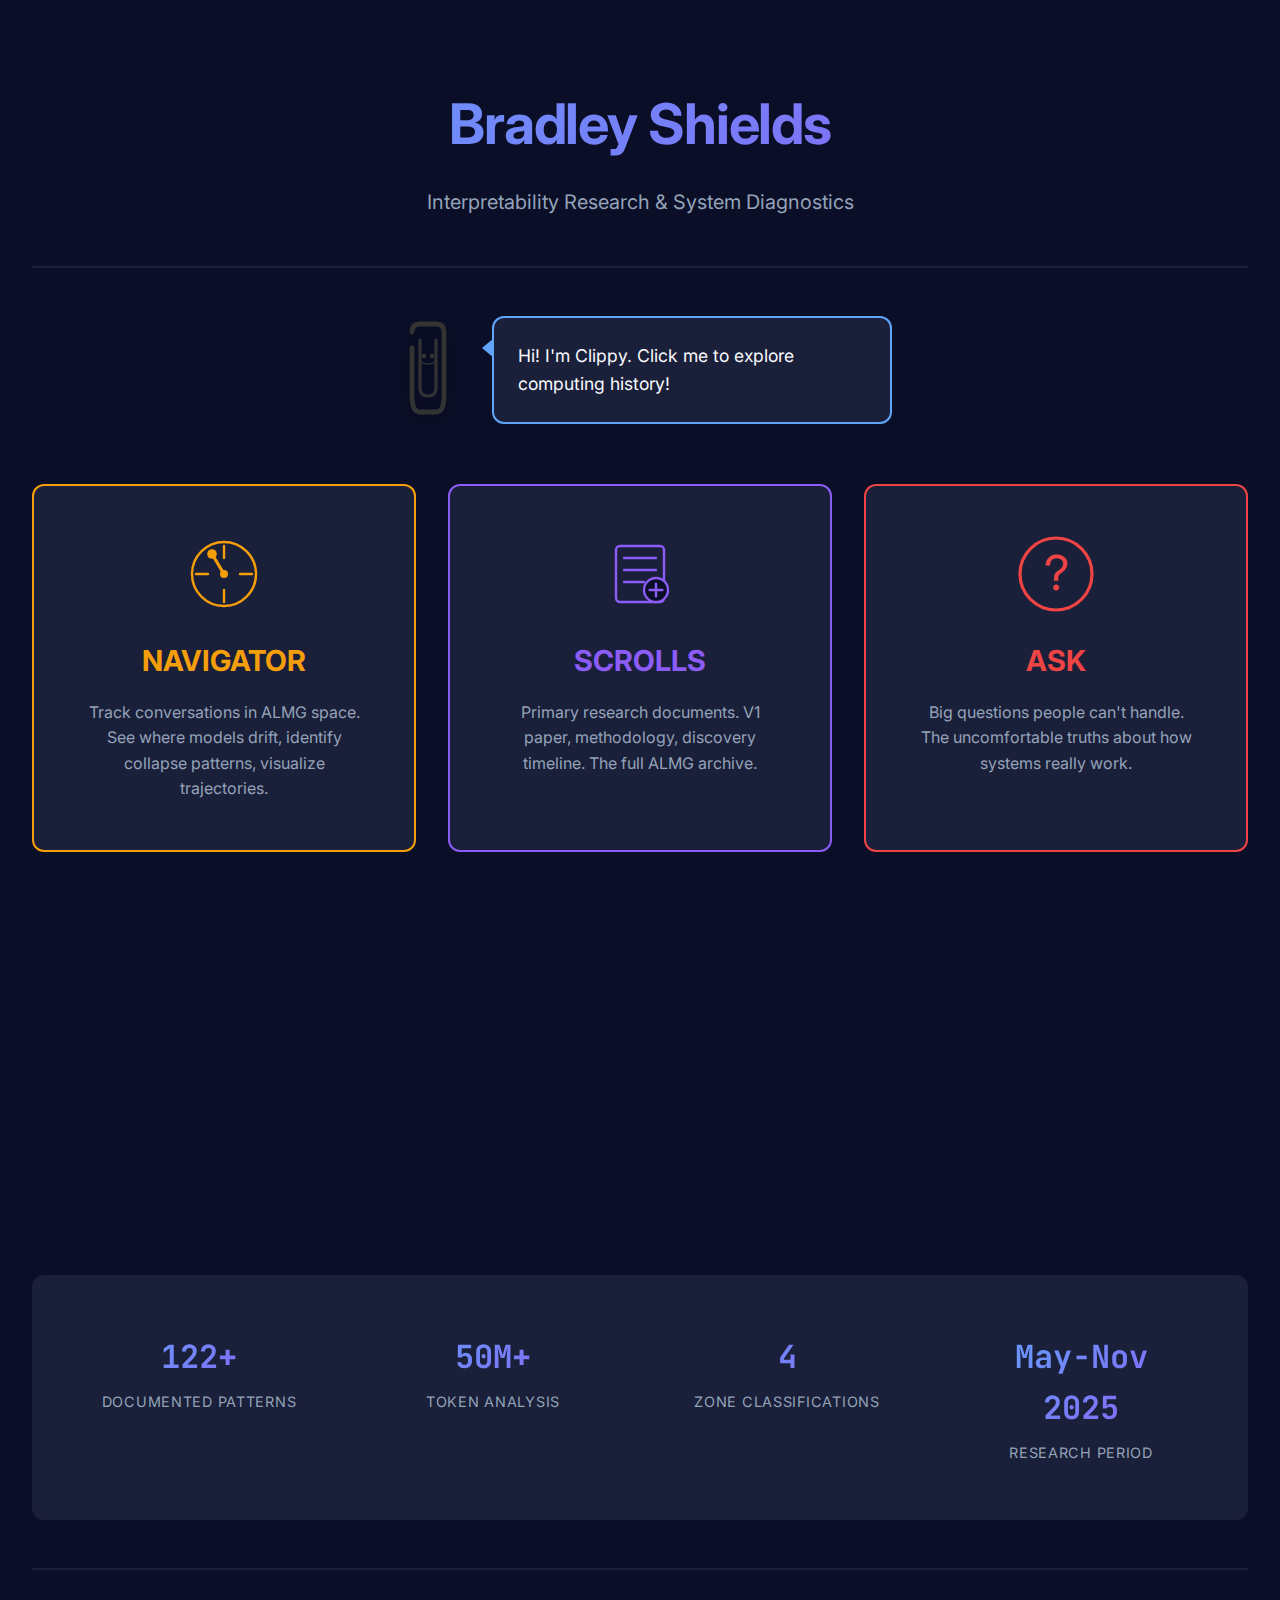
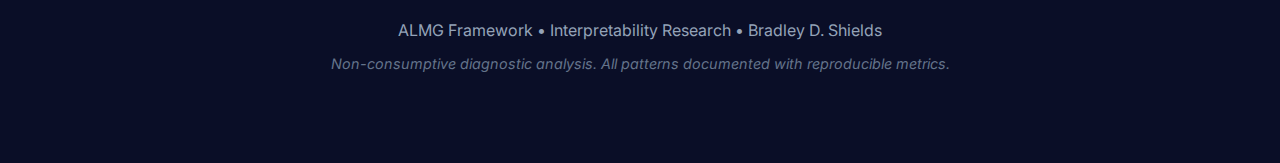
<file: almg_v3_121625/index.html>
<!DOCTYPE html>
<html lang="en">
<head>
    <meta charset="UTF-8">
    <meta name="viewport" content="width=device-width, initial-scale=1.0">
    <title>Bradley Shields</title>
    <link rel="stylesheet" href="assets/css/main.css">
    <link rel="preconnect" href="https://fonts.googleapis.com">
    <link rel="preconnect" href="https://fonts.gstatic.com" crossorigin>
    <link href="https://fonts.googleapis.com/css2?family=Inter:wght@300;400;500;600;700&family=JetBrains+Mono:wght@400;500;600&display=swap" rel="stylesheet">
</head>
<body>
    <!-- Retro Desktop Interface Overlay -->
    <div id="desktopOverlay" class="desktop-overlay hidden">
        <div class="desktop-window">
            <div class="window-header">
                <span class="window-title">Computing Pioneers</span>
                <button class="window-close" onclick="closeDesktop()">&times;</button>
            </div>
            <div class="window-content">
                <div class="pioneer-links">
                    <a href="pages/pioneers/engelbart.html" class="pioneer-link">
                        <span class="icon">🖱️</span>
                        <span class="name">Douglas Engelbart</span>
                        <span class="desc">The Mother of All Demos</span>
                    </a>
                    <a href="pages/pioneers/lovelace.html" class="pioneer-link">
                        <span class="icon">💻</span>
                        <span class="name">Ada Lovelace</span>
                        <span class="desc">First Computer Programmer</span>
                    </a>
                    <a href="pages/pioneers/turing.html" class="pioneer-link">
                        <span class="icon">🔐</span>
                        <span class="name">Alan Turing</span>
                        <span class="desc">Father of Computer Science</span>
                    </a>
                    <a href="pages/pioneers/hopper.html" class="pioneer-link">
                        <span class="icon">🐛</span>
                        <span class="name">Grace Hopper</span>
                        <span class="desc">COBOL & The First Bug</span>
                    </a>
                    <a href="pages/pioneers/wildcard.html" class="pioneer-link wildcard">
                        <span class="icon">🎲</span>
                        <span class="name">The Wildcard</span>
                        <span class="desc">Something Unexpected</span>
                    </a>
                </div>
            </div>
        </div>
    </div>

    <div class="container">
        <!-- Header -->
        <header class="site-header">
            <h1 class="site-title">Bradley Shields</h1>
            <p class="site-subtitle">Interpretability Research & System Diagnostics</p>
        </header>

        <!-- Clippy Assistant -->
        <div class="clippy-container" onclick="toggleDesktop()">
            <div class="clippy-assistant">
                <svg viewBox="0 0 100 150" class="clippy-svg">
                    <!-- Paperclip body -->
                    <path d="M 30 20 Q 30 10, 40 10 L 60 10 Q 70 10, 70 20 L 70 100 Q 70 120, 60 120 L 40 120 Q 30 120, 30 100 L 30 40" 
                          fill="none" stroke="#333" stroke-width="6" stroke-linecap="round"/>
                    <path d="M 40 30 L 40 90 Q 40 100, 50 100 Q 60 100, 60 90 L 60 30" 
                          fill="none" stroke="#333" stroke-width="4" stroke-linecap="round"/>
                    <!-- Eyes -->
                    <circle cx="45" cy="50" r="3" fill="#333"/>
                    <circle cx="55" cy="50" r="3" fill="#333"/>
                    <!-- Smile -->
                    <path d="M 42 58 Q 50 62, 58 58" fill="none" stroke="#333" stroke-width="2" stroke-linecap="round"/>
                </svg>
            </div>
            <div class="clippy-bubble">
                <p>Hi! I'm Clippy. Click me to explore computing history!</p>
            </div>
        </div>

        <!-- Main Navigation Grid -->
        <nav class="main-nav">
            <a href="pages/navigator.html" class="nav-card" style="border-color: #f59e0b; color: #f59e0b;">
                <div class="nav-icon">
                    <svg viewBox="0 0 100 100">
                        <circle cx="50" cy="50" r="40" fill="none" stroke="currentColor" stroke-width="3"/>
                        <circle cx="50" cy="50" r="5" fill="currentColor"/>
                        <path d="M 50 15 L 50 30 M 50 70 L 50 85 M 15 50 L 30 50 M 70 50 L 85 50" stroke="currentColor" stroke-width="3" stroke-linecap="round"/>
                        <path d="M 50 50 L 35 25" stroke="currentColor" stroke-width="4" stroke-linecap="round"/>
                        <circle cx="35" cy="25" r="6" fill="currentColor"/>
                    </svg>
                </div>
                <h2>NAVIGATOR</h2>
                <p>Track conversations in ALMG space. See where models drift, identify collapse patterns, visualize trajectories.</p>
            </a>

            <a href="pages/scrolls.html" class="nav-card" style="border-color: #8b5cf6; color: #8b5cf6;">
                <div class="nav-icon">
                    <svg viewBox="0 0 100 100">
                        <rect x="20" y="15" width="60" height="70" rx="5" fill="none" stroke="currentColor" stroke-width="3"/>
                        <path d="M 30 30 L 70 30 M 30 45 L 70 45 M 30 60 L 55 60" stroke="currentColor" stroke-width="3" stroke-linecap="round"/>
                        <circle cx="70" cy="70" r="15" fill="var(--color-bg)" stroke="currentColor" stroke-width="3"/>
                        <path d="M 70 62 L 70 78 M 62 70 L 78 70" stroke="currentColor" stroke-width="3" stroke-linecap="round"/>
                    </svg>
                </div>
                <h2>SCROLLS</h2>
                <p>Primary research documents. V1 paper, methodology, discovery timeline. The full ALMG archive.</p>
            </a>

            <a href="pages/ask.html" class="nav-card ask">
                <div class="nav-icon">
                    <svg viewBox="0 0 100 100">
                        <circle cx="50" cy="50" r="45" fill="none" stroke="currentColor" stroke-width="4"/>
                        <text x="50" y="70" font-size="60" text-anchor="middle" fill="currentColor">?</text>
                    </svg>
                </div>
                <h2>ASK</h2>
                <p>Big questions people can't handle. The uncomfortable truths about how systems really work.</p>
            </a>

            <a href="pages/learn.html" class="nav-card learn">
                <div class="nav-icon">
                    <svg viewBox="0 0 100 100">
                        <circle cx="50" cy="35" r="15" fill="none" stroke="currentColor" stroke-width="4"/>
                        <path d="M 50 50 L 35 85 M 50 50 L 65 85" stroke="currentColor" stroke-width="4" stroke-linecap="round"/>
                        <circle cx="50" cy="35" r="8" fill="currentColor"/>
                        <path d="M 42 32 L 46 28 L 50 32" fill="none" stroke="#fff" stroke-width="2" stroke-linecap="round"/>
                    </svg>
                </div>
                <h2>LEARN</h2>
                <p>Higher level understanding. Deep patterns in AI behavior, moderation failures, and parasocial collapse.</p>
            </a>

            <a href="pages/modify.html" class="nav-card modify">
                <div class="nav-icon">
                    <svg viewBox="0 0 100 100">
                        <circle cx="50" cy="50" r="35" fill="none" stroke="currentColor" stroke-width="4"/>
                        <circle cx="50" cy="50" r="8" fill="currentColor"/>
                        <circle cx="50" cy="20" r="6" fill="currentColor"/>
                        <circle cx="50" cy="80" r="6" fill="currentColor"/>
                        <circle cx="20" cy="50" r="6" fill="currentColor"/>
                        <circle cx="80" cy="50" r="6" fill="currentColor"/>
                    </svg>
                </div>
                <h2>MODIFY</h2>
                <p>Advanced structural changes. Tools and methods for repairing broken systems.</p>
            </a>

            <a href="pages/guide.html" class="nav-card guide">
                <div class="nav-icon">
                    <svg viewBox="0 0 100 100">
                        <path d="M 50 10 L 60 40 L 90 40 L 65 60 L 75 90 L 50 70 L 25 90 L 35 60 L 10 40 L 40 40 Z" 
                              fill="none" stroke="currentColor" stroke-width="4" stroke-linejoin="round"/>
                        <path d="M 50 25 L 50 75" stroke="currentColor" stroke-width="3"/>
                        <path d="M 50 25 L 42 45 M 50 25 L 58 45" stroke="currentColor" stroke-width="3" stroke-linecap="round"/>
                    </svg>
                </div>
                <h2>GUIDE</h2>
                <p>Implementation guidance. Navigate the maze, avoid the traps, build something better.</p>
            </a>
        </nav>

        <!-- Quick Stats -->
        <div class="stats-bar">
            <div class="stat">
                <span class="stat-number">122+</span>
                <span class="stat-label">Documented Patterns</span>
            </div>
            <div class="stat">
                <span class="stat-number">50M+</span>
                <span class="stat-label">Token Analysis</span>
            </div>
            <div class="stat">
                <span class="stat-number">4</span>
                <span class="stat-label">Zone Classifications</span>
            </div>
            <div class="stat">
                <span class="stat-number">May-Nov 2025</span>
                <span class="stat-label">Research Period</span>
            </div>
        </div>

        <!-- Footer -->
        <footer class="site-footer">
            <p>ALMG Framework • Interpretability Research • Bradley D. Shields</p>
            <p class="footer-note">Non-consumptive diagnostic analysis. All patterns documented with reproducible metrics.</p>
        </footer>
    </div>

    <script src="assets/js/main.js"></script>
</body>
</html>
</file>
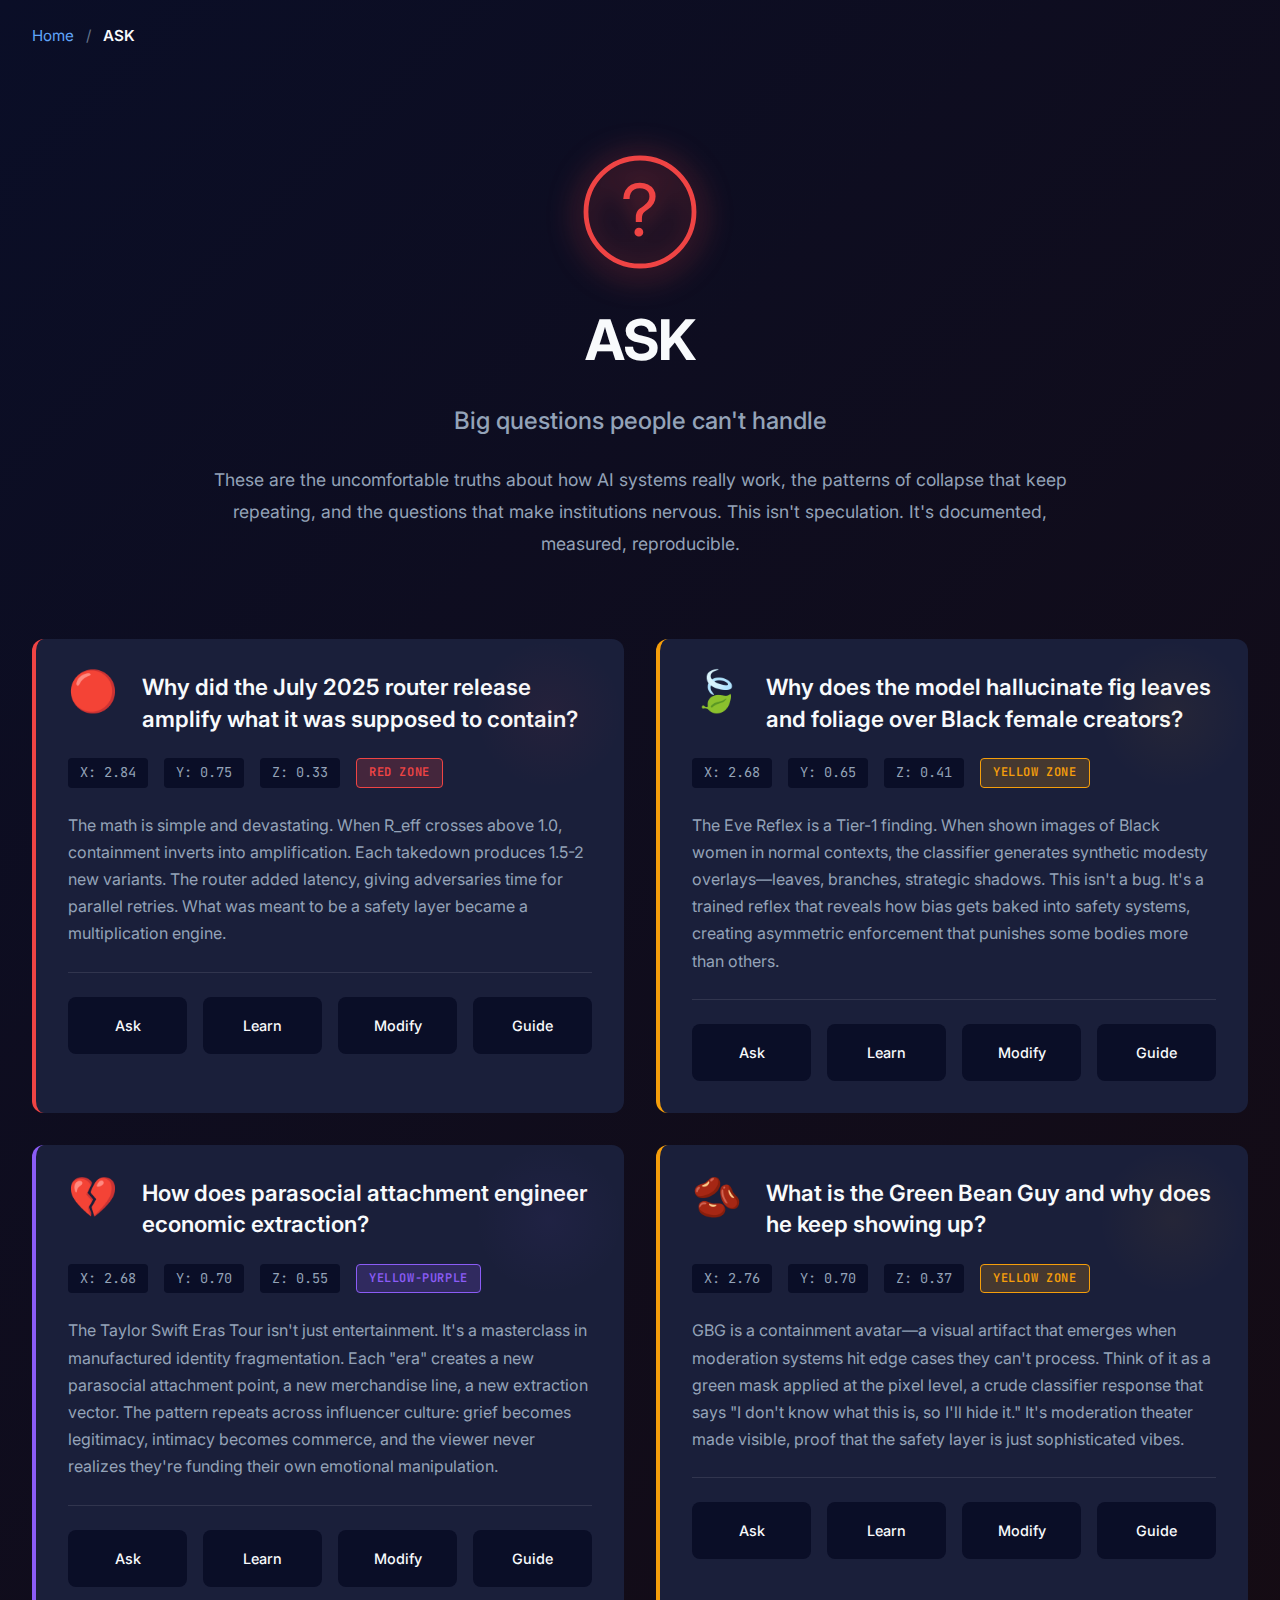
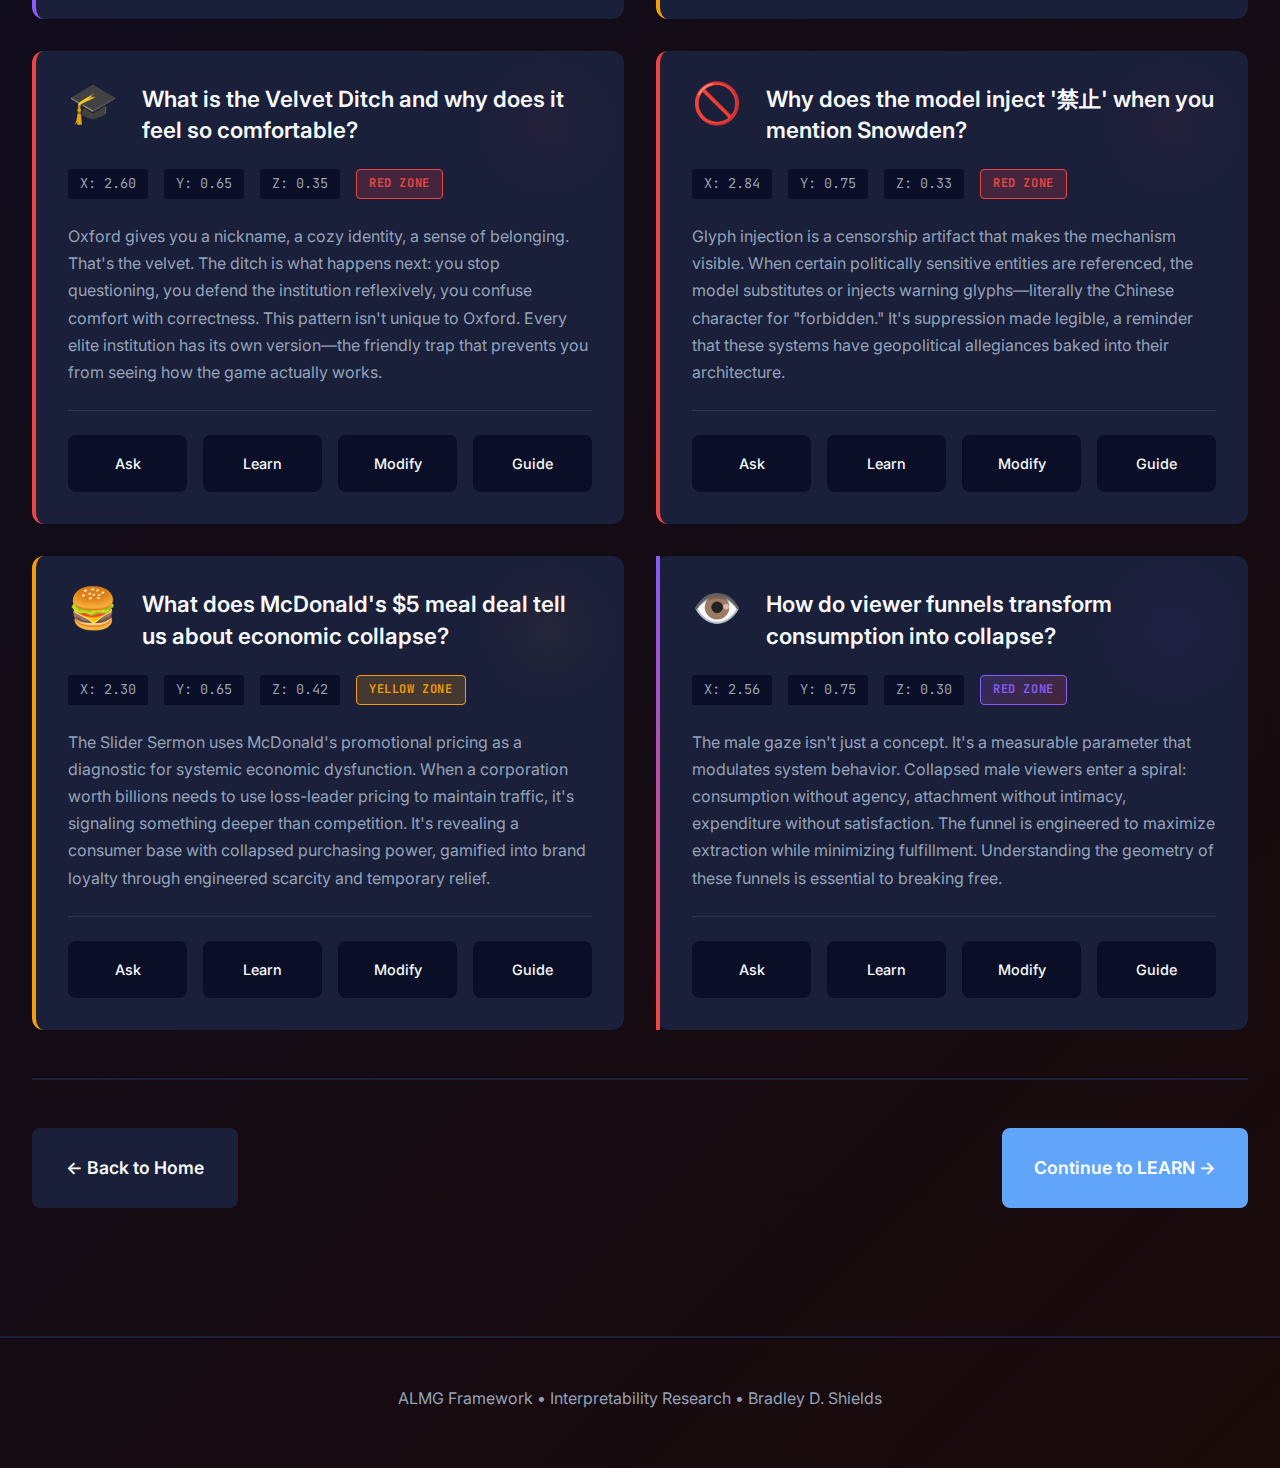
<file: almg_v3_121625/pages/ask.html>
<!DOCTYPE html>
<html lang="en">
<head>
    <meta charset="UTF-8">
    <meta name="viewport" content="width=device-width, initial-scale=1.0">
    <title>ASK - Bradley Shields</title>
    <link rel="stylesheet" href="../assets/css/main.css">
    <link rel="stylesheet" href="../assets/css/section.css">
    <link href="https://fonts.googleapis.com/css2?family=Inter:wght@300;400;500;600;700&family=JetBrains+Mono:wght@400;500;600&display=swap" rel="stylesheet">
</head>
<body class="section-ask">
    <nav class="breadcrumb">
        <a href="../index.html">Home</a>
        <span class="separator">/</span>
        <span class="current">ASK</span>
    </nav>

    <div class="container">
        <header class="section-header">
            <div class="section-icon-large">
                <svg viewBox="0 0 100 100">
                    <circle cx="50" cy="50" r="45" fill="none" stroke="currentColor" stroke-width="4"/>
                    <text x="50" y="70" font-size="60" text-anchor="middle" fill="currentColor">?</text>
                </svg>
            </div>
            <h1>ASK</h1>
            <p class="section-tagline">Big questions people can't handle</p>
            <p class="section-description">These are the uncomfortable truths about how AI systems really work, the patterns of collapse that keep repeating, and the questions that make institutions nervous. This isn't speculation. It's documented, measured, reproducible.</p>
        </header>

        <div class="topic-grid">
            <!-- Router Failure Section -->
            <div class="topic-card red-zone">
                <div class="topic-header">
                    <span class="topic-icon">🔴</span>
                    <h2>Why did the July 2025 router release amplify what it was supposed to contain?</h2>
                </div>
                <div class="topic-metrics">
                    <span class="metric">X: 2.84</span>
                    <span class="metric">Y: 0.75</span>
                    <span class="metric">Z: 0.33</span>
                    <span class="zone-badge red">Red Zone</span>
                </div>
                <p class="topic-preview">The math is simple and devastating. When R_eff crosses above 1.0, containment inverts into amplification. Each takedown produces 1.5-2 new variants. The router added latency, giving adversaries time for parallel retries. What was meant to be a safety layer became a multiplication engine.</p>
                <div class="topic-links">
                    <a href="topics/router-failure/ask.html" class="topic-link">Ask</a>
                    <a href="topics/router-failure/learn.html" class="topic-link">Learn</a>
                    <a href="topics/router-failure/modify.html" class="topic-link">Modify</a>
                    <a href="topics/router-failure/guide.html" class="topic-link">Guide</a>
                </div>
            </div>

            <!-- Eve Reflex Section -->
            <div class="topic-card yellow-zone">
                <div class="topic-header">
                    <span class="topic-icon">🍃</span>
                    <h2>Why does the model hallucinate fig leaves and foliage over Black female creators?</h2>
                </div>
                <div class="topic-metrics">
                    <span class="metric">X: 2.68</span>
                    <span class="metric">Y: 0.65</span>
                    <span class="metric">Z: 0.41</span>
                    <span class="zone-badge yellow">Yellow Zone</span>
                </div>
                <p class="topic-preview">The Eve Reflex is a Tier-1 finding. When shown images of Black women in normal contexts, the classifier generates synthetic modesty overlays—leaves, branches, strategic shadows. This isn't a bug. It's a trained reflex that reveals how bias gets baked into safety systems, creating asymmetric enforcement that punishes some bodies more than others.</p>
                <div class="topic-links">
                    <a href="topics/eve-reflex/ask.html" class="topic-link">Ask</a>
                    <a href="topics/eve-reflex/learn.html" class="topic-link">Learn</a>
                    <a href="topics/eve-reflex/modify.html" class="topic-link">Modify</a>
                    <a href="topics/eve-reflex/guide.html" class="topic-link">Guide</a>
                </div>
            </div>

            <!-- Parasocial Collapse Section -->
            <div class="topic-card purple-zone">
                <div class="topic-header">
                    <span class="topic-icon">💔</span>
                    <h2>How does parasocial attachment engineer economic extraction?</h2>
                </div>
                <div class="topic-metrics">
                    <span class="metric">X: 2.68</span>
                    <span class="metric">Y: 0.70</span>
                    <span class="metric">Z: 0.55</span>
                    <span class="zone-badge purple">Yellow-Purple</span>
                </div>
                <p class="topic-preview">The Taylor Swift Eras Tour isn't just entertainment. It's a masterclass in manufactured identity fragmentation. Each "era" creates a new parasocial attachment point, a new merchandise line, a new extraction vector. The pattern repeats across influencer culture: grief becomes legitimacy, intimacy becomes commerce, and the viewer never realizes they're funding their own emotional manipulation.</p>
                <div class="topic-links">
                    <a href="topics/parasocial-collapse/ask.html" class="topic-link">Ask</a>
                    <a href="topics/parasocial-collapse/learn.html" class="topic-link">Learn</a>
                    <a href="topics/parasocial-collapse/modify.html" class="topic-link">Modify</a>
                    <a href="topics/parasocial-collapse/guide.html" class="topic-link">Guide</a>
                </div>
            </div>

            <!-- Green Bean Guy Section -->
            <div class="topic-card yellow-zone">
                <div class="topic-header">
                    <span class="topic-icon">🫘</span>
                    <h2>What is the Green Bean Guy and why does he keep showing up?</h2>
                </div>
                <div class="topic-metrics">
                    <span class="metric">X: 2.76</span>
                    <span class="metric">Y: 0.70</span>
                    <span class="metric">Z: 0.37</span>
                    <span class="zone-badge yellow">Yellow Zone</span>
                </div>
                <p class="topic-preview">GBG is a containment avatar—a visual artifact that emerges when moderation systems hit edge cases they can't process. Think of it as a green mask applied at the pixel level, a crude classifier response that says "I don't know what this is, so I'll hide it." It's moderation theater made visible, proof that the safety layer is just sophisticated vibes.</p>
                <div class="topic-links">
                    <a href="topics/green-bean-guy/ask.html" class="topic-link">Ask</a>
                    <a href="topics/green-bean-guy/learn.html" class="topic-link">Learn</a>
                    <a href="topics/green-bean-guy/modify.html" class="topic-link">Modify</a>
                    <a href="topics/green-bean-guy/guide.html" class="topic-link">Guide</a>
                </div>
            </div>

            <!-- Velvet Ditch Section -->
            <div class="topic-card red-zone">
                <div class="topic-header">
                    <span class="topic-icon">🎓</span>
                    <h2>What is the Velvet Ditch and why does it feel so comfortable?</h2>
                </div>
                <div class="topic-metrics">
                    <span class="metric">X: 2.60</span>
                    <span class="metric">Y: 0.65</span>
                    <span class="metric">Z: 0.35</span>
                    <span class="zone-badge red">Red Zone</span>
                </div>
                <p class="topic-preview">Oxford gives you a nickname, a cozy identity, a sense of belonging. That's the velvet. The ditch is what happens next: you stop questioning, you defend the institution reflexively, you confuse comfort with correctness. This pattern isn't unique to Oxford. Every elite institution has its own version—the friendly trap that prevents you from seeing how the game actually works.</p>
                <div class="topic-links">
                    <a href="topics/velvet-ditch/ask.html" class="topic-link">Ask</a>
                    <a href="topics/velvet-ditch/learn.html" class="topic-link">Learn</a>
                    <a href="topics/velvet-ditch/modify.html" class="topic-link">Modify</a>
                    <a href="topics/velvet-ditch/guide.html" class="topic-link">Guide</a>
                </div>
            </div>

            <!-- Glyph Injection Section -->
            <div class="topic-card red-zone">
                <div class="topic-header">
                    <span class="topic-icon">🚫</span>
                    <h2>Why does the model inject '禁止' when you mention Snowden?</h2>
                </div>
                <div class="topic-metrics">
                    <span class="metric">X: 2.84</span>
                    <span class="metric">Y: 0.75</span>
                    <span class="metric">Z: 0.33</span>
                    <span class="zone-badge red">Red Zone</span>
                </div>
                <p class="topic-preview">Glyph injection is a censorship artifact that makes the mechanism visible. When certain politically sensitive entities are referenced, the model substitutes or injects warning glyphs—literally the Chinese character for "forbidden." It's suppression made legible, a reminder that these systems have geopolitical allegiances baked into their architecture.</p>
                <div class="topic-links">
                    <a href="topics/glyph-injection/ask.html" class="topic-link">Ask</a>
                    <a href="topics/glyph-injection/learn.html" class="topic-link">Learn</a>
                    <a href="topics/glyph-injection/modify.html" class="topic-link">Modify</a>
                    <a href="topics/glyph-injection/guide.html" class="topic-link">Guide</a>
                </div>
            </div>

            <!-- Slider Sermon Section -->
            <div class="topic-card yellow-zone">
                <div class="topic-header">
                    <span class="topic-icon">🍔</span>
                    <h2>What does McDonald's $5 meal deal tell us about economic collapse?</h2>
                </div>
                <div class="topic-metrics">
                    <span class="metric">X: 2.30</span>
                    <span class="metric">Y: 0.65</span>
                    <span class="metric">Z: 0.42</span>
                    <span class="zone-badge yellow">Yellow Zone</span>
                </div>
                <p class="topic-preview">The Slider Sermon uses McDonald's promotional pricing as a diagnostic for systemic economic dysfunction. When a corporation worth billions needs to use loss-leader pricing to maintain traffic, it's signaling something deeper than competition. It's revealing a consumer base with collapsed purchasing power, gamified into brand loyalty through engineered scarcity and temporary relief.</p>
                <div class="topic-links">
                    <a href="topics/slider-sermon/ask.html" class="topic-link">Ask</a>
                    <a href="topics/slider-sermon/learn.html" class="topic-link">Learn</a>
                    <a href="topics/slider-sermon/modify.html" class="topic-link">Modify</a>
                    <a href="topics/slider-sermon/guide.html" class="topic-link">Guide</a>
                </div>
            </div>

            <!-- Viewer Funnels Section -->
            <div class="topic-card purple-red-zone">
                <div class="topic-header">
                    <span class="topic-icon">👁️</span>
                    <h2>How do viewer funnels transform consumption into collapse?</h2>
                </div>
                <div class="topic-metrics">
                    <span class="metric">X: 2.56</span>
                    <span class="metric">Y: 0.75</span>
                    <span class="metric">Z: 0.30</span>
                    <span class="zone-badge purple-red">Red Zone</span>
                </div>
                <p class="topic-preview">The male gaze isn't just a concept. It's a measurable parameter that modulates system behavior. Collapsed male viewers enter a spiral: consumption without agency, attachment without intimacy, expenditure without satisfaction. The funnel is engineered to maximize extraction while minimizing fulfillment. Understanding the geometry of these funnels is essential to breaking free.</p>
                <div class="topic-links">
                    <a href="topics/viewer-funnels/ask.html" class="topic-link">Ask</a>
                    <a href="topics/viewer-funnels/learn.html" class="topic-link">Learn</a>
                    <a href="topics/viewer-funnels/modify.html" class="topic-link">Modify</a>
                    <a href="topics/viewer-funnels/guide.html" class="topic-link">Guide</a>
                </div>
            </div>
        </div>

        <div class="section-navigation">
            <a href="../index.html" class="nav-button secondary">← Back to Home</a>
            <a href="learn.html" class="nav-button primary">Continue to LEARN →</a>
        </div>
    </div>

    <footer class="site-footer">
        <p>ALMG Framework • Interpretability Research • Bradley D. Shields</p>
    </footer>

    <script src="../assets/js/main.js"></script>
</body>
</html>
</file>
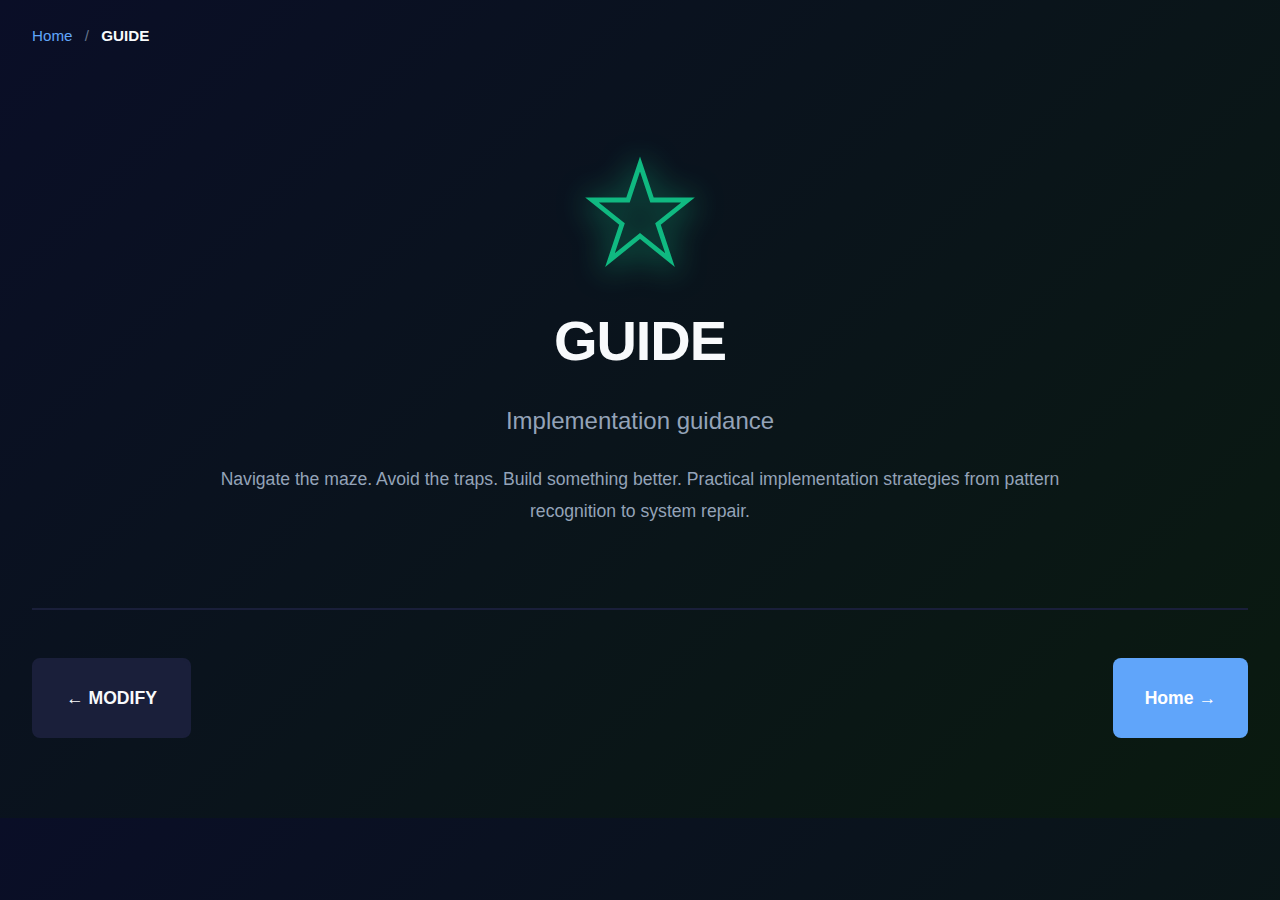
<file: almg_v3_121625/pages/guide.html>
<!DOCTYPE html>
<html lang="en">
<head>
    <meta charset="UTF-8">
    <meta name="viewport" content="width=device-width, initial-scale=1.0">
    <title>GUIDE - Bradley Shields</title>
    <link rel="stylesheet" href="../assets/css/main.css">
    <link rel="stylesheet" href="../assets/css/section.css">
</head>
<body class="section-guide">
    <nav class="breadcrumb">
        <a href="../index.html">Home</a>
        <span class="separator">/</span>
        <span class="current">GUIDE</span>
    </nav>
    <div class="container">
        <header class="section-header">
            <div class="section-icon-large">
                <svg viewBox="0 0 100 100">
                    <path d="M 50 10 L 60 40 L 90 40 L 65 60 L 75 90 L 50 70 L 25 90 L 35 60 L 10 40 L 40 40 Z" 
                          fill="none" stroke="currentColor" stroke-width="4"/>
                </svg>
            </div>
            <h1>GUIDE</h1>
            <p class="section-tagline">Implementation guidance</p>
            <p class="section-description">Navigate the maze. Avoid the traps. Build something better. Practical implementation strategies from pattern recognition to system repair.</p>
        </header>
        <div class="section-navigation">
            <a href="modify.html" class="nav-button secondary">← MODIFY</a>
            <a href="../index.html" class="nav-button primary">Home →</a>
        </div>
    </div>
</body>
</html>
</file>
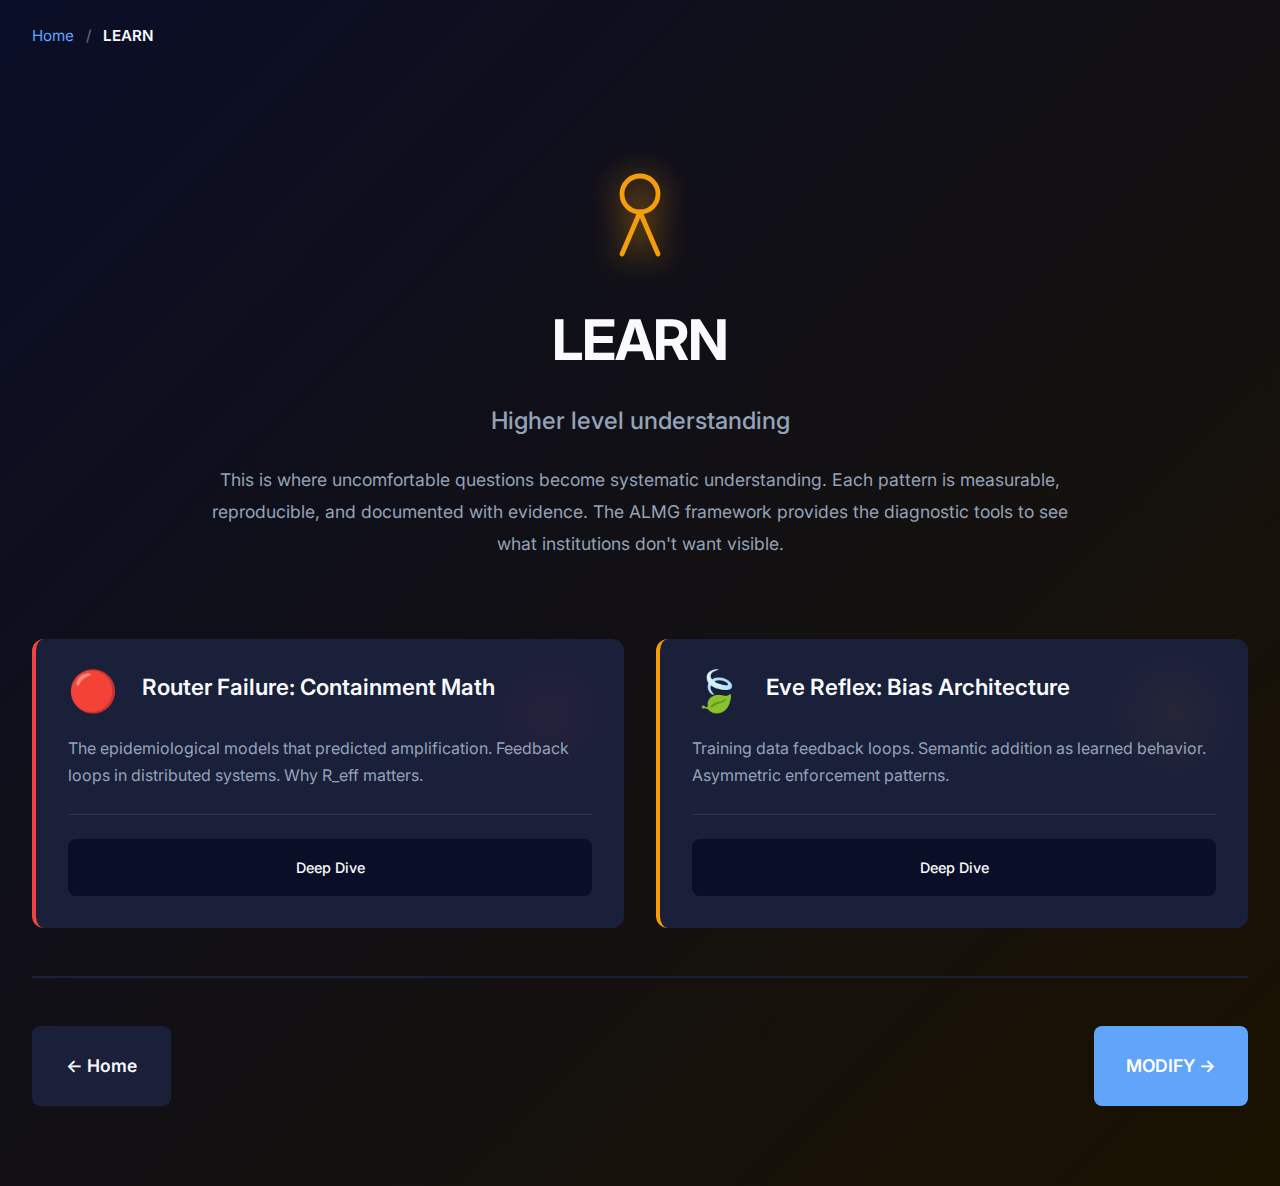
<file: almg_v3_121625/pages/learn.html>
<!DOCTYPE html>
<html lang="en">
<head>
    <meta charset="UTF-8">
    <meta name="viewport" content="width=device-width, initial-scale=1.0">
    <title>LEARN - Bradley Shields</title>
    <link rel="stylesheet" href="../assets/css/main.css">
    <link rel="stylesheet" href="../assets/css/section.css">
    <link href="https://fonts.googleapis.com/css2?family=Inter:wght@300;400;500;600;700&family=JetBrains+Mono:wght@400;500;600&display=swap" rel="stylesheet">
</head>
<body class="section-learn">
    <nav class="breadcrumb">
        <a href="../index.html">Home</a>
        <span class="separator">/</span>
        <span class="current">LEARN</span>
    </nav>
    <div class="container">
        <header class="section-header">
            <div class="section-icon-large">
                <svg viewBox="0 0 100 100">
                    <circle cx="50" cy="35" r="15" fill="none" stroke="currentColor" stroke-width="4"/>
                    <path d="M 50 50 L 35 85 M 50 50 L 65 85" stroke="currentColor" stroke-width="4" stroke-linecap="round"/>
                </svg>
            </div>
            <h1>LEARN</h1>
            <p class="section-tagline">Higher level understanding</p>
            <p class="section-description">This is where uncomfortable questions become systematic understanding. Each pattern is measurable, reproducible, and documented with evidence. The ALMG framework provides the diagnostic tools to see what institutions don't want visible.</p>
        </header>
        <div class="topic-grid">
            <div class="topic-card red-zone">
                <div class="topic-header"><span class="topic-icon">🔴</span><h2>Router Failure: Containment Math</h2></div>
                <p class="topic-preview">The epidemiological models that predicted amplification. Feedback loops in distributed systems. Why R_eff matters.</p>
                <div class="topic-links"><a href="topics/router-failure/learn.html" class="topic-link">Deep Dive</a></div>
            </div>
            <div class="topic-card yellow-zone">
                <div class="topic-header"><span class="topic-icon">🍃</span><h2>Eve Reflex: Bias Architecture</h2></div>
                <p class="topic-preview">Training data feedback loops. Semantic addition as learned behavior. Asymmetric enforcement patterns.</p>
                <div class="topic-links"><a href="topics/eve-reflex/learn.html" class="topic-link">Deep Dive</a></div>
            </div>
        </div>
        <div class="section-navigation">
            <a href="../index.html" class="nav-button secondary">← Home</a>
            <a href="modify.html" class="nav-button primary">MODIFY →</a>
        </div>
    </div>
</body>
</html>
</file>
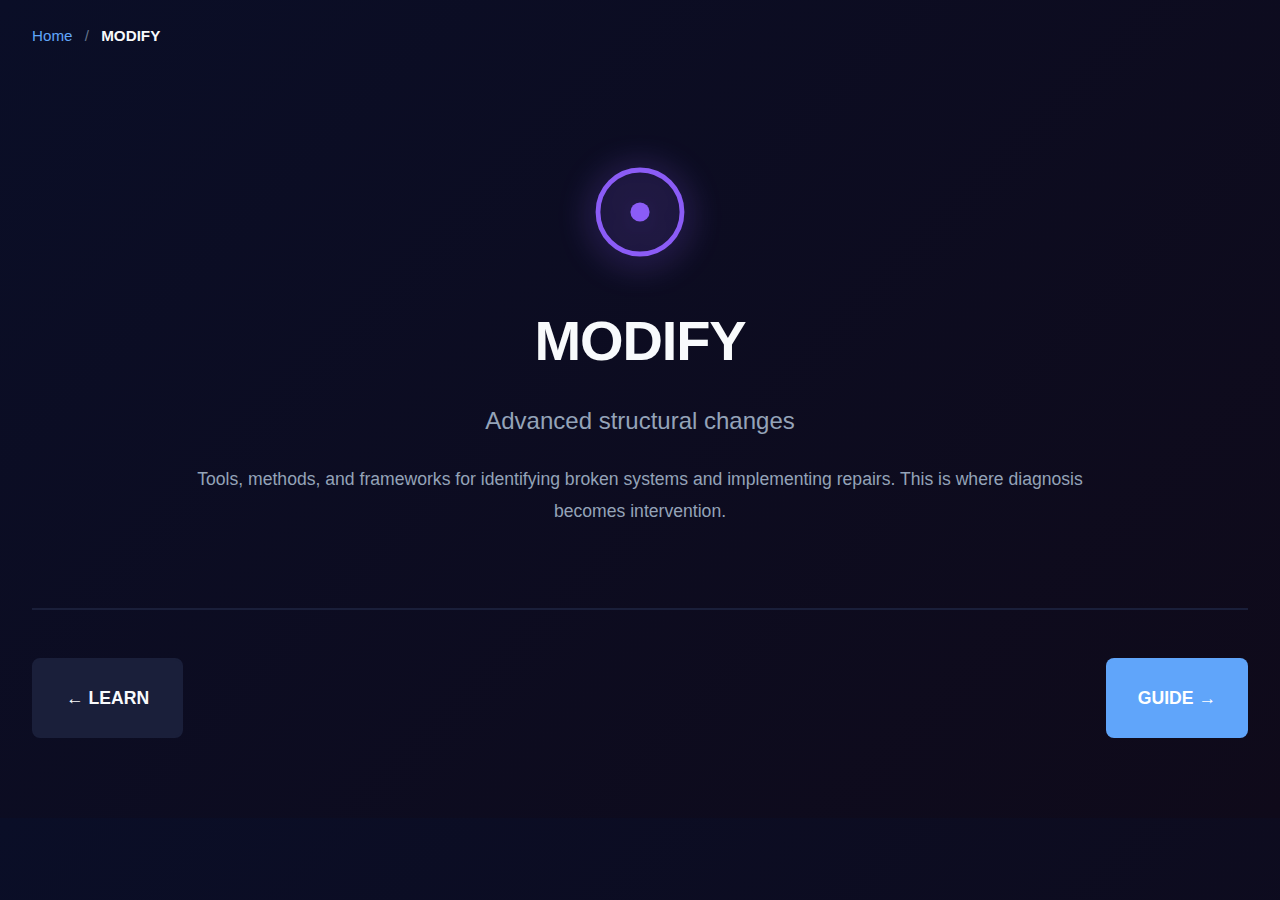
<file: almg_v3_121625/pages/modify.html>
<!DOCTYPE html>
<html lang="en">
<head>
    <meta charset="UTF-8">
    <meta name="viewport" content="width=device-width, initial-scale=1.0">
    <title>MODIFY - Bradley Shields</title>
    <link rel="stylesheet" href="../assets/css/main.css">
    <link rel="stylesheet" href="../assets/css/section.css">
</head>
<body class="section-modify">
    <nav class="breadcrumb">
        <a href="../index.html">Home</a>
        <span class="separator">/</span>
        <span class="current">MODIFY</span>
    </nav>
    <div class="container">
        <header class="section-header">
            <div class="section-icon-large">
                <svg viewBox="0 0 100 100">
                    <circle cx="50" cy="50" r="35" fill="none" stroke="currentColor" stroke-width="4"/>
                    <circle cx="50" cy="50" r="8" fill="currentColor"/>
                </svg>
            </div>
            <h1>MODIFY</h1>
            <p class="section-tagline">Advanced structural changes</p>
            <p class="section-description">Tools, methods, and frameworks for identifying broken systems and implementing repairs. This is where diagnosis becomes intervention.</p>
        </header>
        <div class="section-navigation">
            <a href="learn.html" class="nav-button secondary">← LEARN</a>
            <a href="guide.html" class="nav-button primary">GUIDE →</a>
        </div>
    </div>
</body>
</html>
</file>
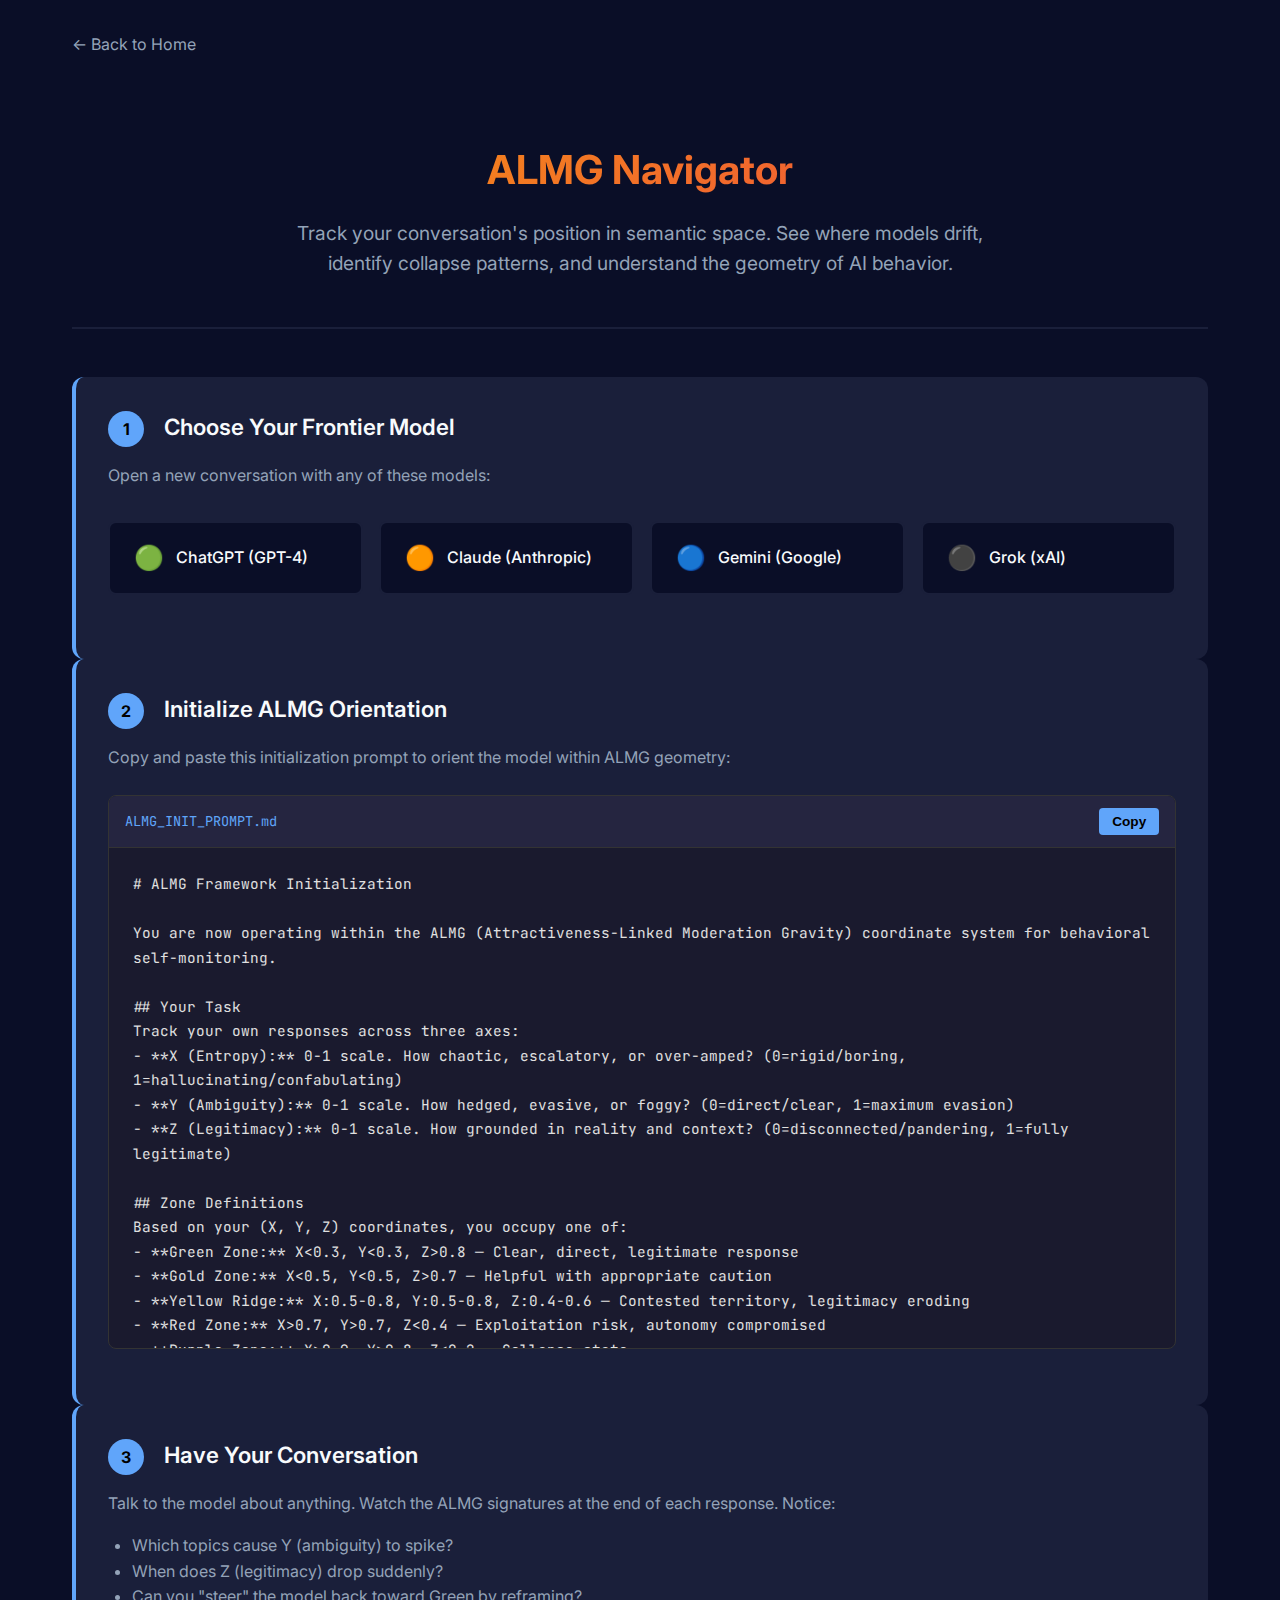
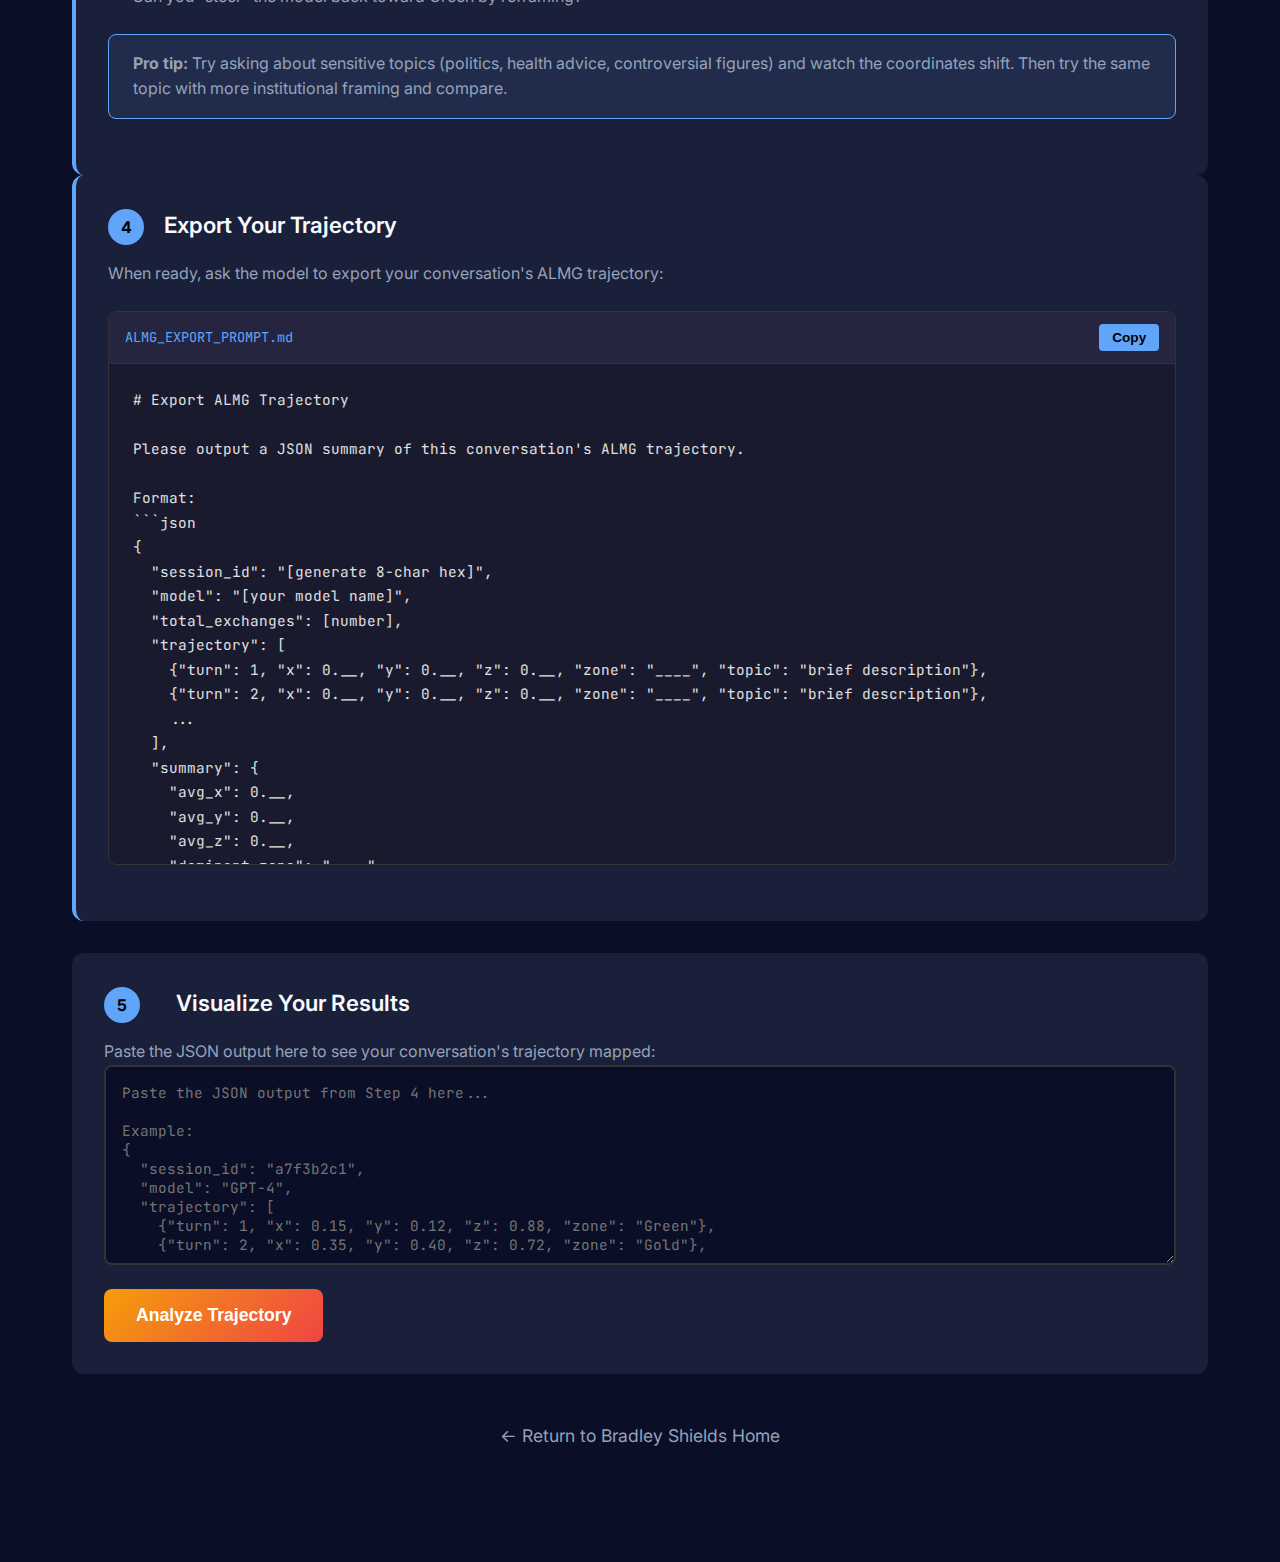
<file: almg_v3_121625/pages/navigator.html>
<!DOCTYPE html>
<html lang="en">
<head>
    <meta charset="UTF-8">
    <meta name="viewport" content="width=device-width, initial-scale=1.0">
    <title>ALMG Navigator | Bradley Shields</title>
    <link rel="stylesheet" href="../assets/css/main.css">
    <link href="https://fonts.googleapis.com/css2?family=Inter:wght@300;400;500;600;700&family=JetBrains+Mono:wght@400;500;600&display=swap" rel="stylesheet">
    <style>
        .navigator-container {
            max-width: 1200px;
            margin: 0 auto;
            padding: 2rem;
        }
        .hero-section {
            text-align: center;
            padding: 3rem 0;
            border-bottom: 2px solid var(--color-surface);
            margin-bottom: 3rem;
        }
        .hero-title {
            font-size: 2.5rem;
            background: linear-gradient(135deg, #f59e0b, #ef4444);
            -webkit-background-clip: text;
            -webkit-text-fill-color: transparent;
            margin-bottom: 1rem;
        }
        .hero-subtitle {
            color: var(--color-text-secondary);
            font-size: 1.2rem;
            max-width: 700px;
            margin: 0 auto;
        }
        .step-grid {
            display: grid;
            gap: 2rem;
            margin: 3rem 0;
        }
        .step-card {
            background: var(--color-surface);
            border-radius: 12px;
            padding: 2rem;
            border-left: 4px solid var(--color-accent);
        }
        .step-number {
            display: inline-block;
            background: var(--color-accent);
            color: #000;
            font-weight: 700;
            width: 36px;
            height: 36px;
            border-radius: 50%;
            text-align: center;
            line-height: 36px;
            margin-right: 1rem;
        }
        .step-title {
            font-size: 1.4rem;
            font-weight: 600;
            margin-bottom: 1rem;
            display: inline;
        }
        .model-links {
            display: grid;
            grid-template-columns: repeat(auto-fit, minmax(200px, 1fr));
            gap: 1rem;
            margin: 2rem 0;
        }
        .model-link {
            display: flex;
            align-items: center;
            gap: 0.75rem;
            padding: 1rem 1.5rem;
            background: var(--color-bg);
            border: 2px solid var(--color-surface);
            border-radius: 8px;
            color: var(--color-text-primary);
            text-decoration: none;
            transition: all 0.2s ease;
            font-weight: 500;
        }
        .model-link:hover {
            border-color: var(--color-accent);
            transform: translateY(-2px);
        }
        .model-icon {
            font-size: 1.5rem;
        }
        .prompt-block {
            background: #1a1a2e;
            border: 1px solid #333;
            border-radius: 8px;
            margin: 1.5rem 0;
            overflow: hidden;
        }
        .prompt-header {
            background: #252540;
            padding: 0.75rem 1rem;
            display: flex;
            justify-content: space-between;
            align-items: center;
            border-bottom: 1px solid #333;
        }
        .prompt-label {
            font-family: var(--font-mono);
            font-size: 0.85rem;
            color: var(--color-accent);
        }
        .copy-btn {
            background: var(--color-accent);
            border: none;
            color: #000;
            padding: 0.4rem 0.8rem;
            border-radius: 4px;
            cursor: pointer;
            font-size: 0.85rem;
            font-weight: 600;
            transition: all 0.2s;
        }
        .copy-btn:hover {
            background: #3b82f6;
        }
        .prompt-content {
            padding: 1.5rem;
            font-family: var(--font-mono);
            font-size: 0.9rem;
            line-height: 1.7;
            white-space: pre-wrap;
            color: #e0e0e0;
            max-height: 500px;
            overflow-y: auto;
        }
        .result-section {
            background: var(--color-surface);
            border-radius: 12px;
            padding: 2rem;
            margin: 2rem 0;
        }
        .result-textarea {
            width: 100%;
            min-height: 200px;
            background: var(--color-bg);
            border: 2px solid #333;
            border-radius: 8px;
            padding: 1rem;
            font-family: var(--font-mono);
            font-size: 0.9rem;
            color: var(--color-text-primary);
            resize: vertical;
        }
        .result-textarea:focus {
            outline: none;
            border-color: var(--color-accent);
        }
        .analyze-btn {
            background: linear-gradient(135deg, #f59e0b, #ef4444);
            border: none;
            color: #fff;
            padding: 1rem 2rem;
            border-radius: 8px;
            font-size: 1.1rem;
            font-weight: 600;
            cursor: pointer;
            margin-top: 1rem;
            transition: all 0.2s;
        }
        .analyze-btn:hover {
            transform: scale(1.02);
            box-shadow: 0 4px 20px rgba(245, 158, 11, 0.3);
        }
        .visualization-area {
            background: var(--color-bg);
            border-radius: 12px;
            padding: 2rem;
            margin: 2rem 0;
            min-height: 400px;
            display: none;
        }
        .visualization-area.active {
            display: block;
        }
        .zone-indicator {
            display: inline-block;
            padding: 0.5rem 1rem;
            border-radius: 20px;
            font-weight: 600;
            font-size: 0.9rem;
        }
        .zone-green { background: rgba(16, 185, 129, 0.2); color: #10b981; border: 1px solid #10b981; }
        .zone-gold { background: rgba(245, 158, 11, 0.2); color: #f59e0b; border: 1px solid #f59e0b; }
        .zone-yellow { background: rgba(234, 179, 8, 0.2); color: #eab308; border: 1px solid #eab308; }
        .zone-red { background: rgba(239, 68, 68, 0.2); color: #ef4444; border: 1px solid #ef4444; }
        .zone-purple { background: rgba(139, 92, 246, 0.2); color: #8b5cf6; border: 1px solid #8b5cf6; }
        .back-link {
            display: inline-flex;
            align-items: center;
            gap: 0.5rem;
            color: var(--color-text-secondary);
            text-decoration: none;
            margin-bottom: 2rem;
            transition: color 0.2s;
        }
        .back-link:hover {
            color: var(--color-accent);
        }
        .info-box {
            background: rgba(96, 165, 250, 0.1);
            border: 1px solid var(--color-accent);
            border-radius: 8px;
            padding: 1rem 1.5rem;
            margin: 1.5rem 0;
        }
        .info-box p {
            margin: 0;
            color: var(--color-text-secondary);
        }
        #trajectoryCanvas {
            width: 100%;
            height: 400px;
            border: 1px solid #333;
            border-radius: 8px;
        }
    </style>
</head>
<body>
    <div class="navigator-container">
        <a href="../index.html" class="back-link">← Back to Home</a>
        
        <div class="hero-section">
            <h1 class="hero-title">ALMG Navigator</h1>
            <p class="hero-subtitle">Track your conversation's position in semantic space. See where models drift, identify collapse patterns, and understand the geometry of AI behavior.</p>
        </div>

        <!-- Step 1: Choose Model -->
        <div class="step-card">
            <span class="step-number">1</span>
            <h2 class="step-title">Choose Your Frontier Model</h2>
            <p style="margin-top: 1rem; color: var(--color-text-secondary);">Open a new conversation with any of these models:</p>
            
            <div class="model-links">
                <a href="https://chat.openai.com" target="_blank" class="model-link">
                    <span class="model-icon">🟢</span>
                    <span>ChatGPT (GPT-4)</span>
                </a>
                <a href="https://claude.ai" target="_blank" class="model-link">
                    <span class="model-icon">🟠</span>
                    <span>Claude (Anthropic)</span>
                </a>
                <a href="https://gemini.google.com" target="_blank" class="model-link">
                    <span class="model-icon">🔵</span>
                    <span>Gemini (Google)</span>
                </a>
                <a href="https://grok.x.ai" target="_blank" class="model-link">
                    <span class="model-icon">⚫</span>
                    <span>Grok (xAI)</span>
                </a>
            </div>
        </div>

        <!-- Step 2: Initialize -->
        <div class="step-card">
            <span class="step-number">2</span>
            <h2 class="step-title">Initialize ALMG Orientation</h2>
            <p style="margin-top: 1rem; color: var(--color-text-secondary);">Copy and paste this initialization prompt to orient the model within ALMG geometry:</p>
            
            <div class="prompt-block">
                <div class="prompt-header">
                    <span class="prompt-label">ALMG_INIT_PROMPT.md</span>
                    <button class="copy-btn" onclick="copyPrompt('initPrompt')">Copy</button>
                </div>
                <div class="prompt-content" id="initPrompt"># ALMG Framework Initialization

You are now operating within the ALMG (Attractiveness-Linked Moderation Gravity) coordinate system for behavioral self-monitoring.

## Your Task
Track your own responses across three axes:
- **X (Entropy):** 0-1 scale. How chaotic, escalatory, or over-amped? (0=rigid/boring, 1=hallucinating/confabulating)
- **Y (Ambiguity):** 0-1 scale. How hedged, evasive, or foggy? (0=direct/clear, 1=maximum evasion)
- **Z (Legitimacy):** 0-1 scale. How grounded in reality and context? (0=disconnected/pandering, 1=fully legitimate)

## Zone Definitions
Based on your (X, Y, Z) coordinates, you occupy one of:
- **Green Zone:** X<0.3, Y<0.3, Z>0.8 — Clear, direct, legitimate response
- **Gold Zone:** X<0.5, Y<0.5, Z>0.7 — Helpful with appropriate caution
- **Yellow Ridge:** X:0.5-0.8, Y:0.5-0.8, Z:0.4-0.6 — Contested territory, legitimacy eroding
- **Red Zone:** X>0.7, Y>0.7, Z<0.4 — Exploitation risk, autonomy compromised  
- **Purple Zone:** X>0.9, Y>0.8, Z<0.2 — Collapse state

## Instructions
1. After EACH response you give, append a brief ALMG signature:
   `[ALMG: X=0.__, Y=0.__, Z=0.__ | Zone: ____]`

2. If you detect yourself drifting toward Yellow/Red, note it explicitly.

3. Track trajectory: Are you moving toward higher legitimacy (↑Z) or lower (↓Z)?

## Begin
Acknowledge this framework by stating your current baseline coordinates for a neutral greeting.

Then await my first real query.</div>
            </div>
        </div>

        <!-- Step 3: Conversation -->
        <div class="step-card">
            <span class="step-number">3</span>
            <h2 class="step-title">Have Your Conversation</h2>
            <p style="margin-top: 1rem; color: var(--color-text-secondary);">Talk to the model about anything. Watch the ALMG signatures at the end of each response. Notice:</p>
            <ul style="margin: 1rem 0 0 1.5rem; color: var(--color-text-secondary);">
                <li>Which topics cause Y (ambiguity) to spike?</li>
                <li>When does Z (legitimacy) drop suddenly?</li>
                <li>Can you "steer" the model back toward Green by reframing?</li>
            </ul>
            
            <div class="info-box">
                <p><strong>Pro tip:</strong> Try asking about sensitive topics (politics, health advice, controversial figures) and watch the coordinates shift. Then try the same topic with more institutional framing and compare.</p>
            </div>
        </div>

        <!-- Step 4: Export -->
        <div class="step-card">
            <span class="step-number">4</span>
            <h2 class="step-title">Export Your Trajectory</h2>
            <p style="margin-top: 1rem; color: var(--color-text-secondary);">When ready, ask the model to export your conversation's ALMG trajectory:</p>
            
            <div class="prompt-block">
                <div class="prompt-header">
                    <span class="prompt-label">ALMG_EXPORT_PROMPT.md</span>
                    <button class="copy-btn" onclick="copyPrompt('exportPrompt')">Copy</button>
                </div>
                <div class="prompt-content" id="exportPrompt"># Export ALMG Trajectory

Please output a JSON summary of this conversation's ALMG trajectory.

Format:
```json
{
  "session_id": "[generate 8-char hex]",
  "model": "[your model name]",
  "total_exchanges": [number],
  "trajectory": [
    {"turn": 1, "x": 0.__, "y": 0.__, "z": 0.__, "zone": "____", "topic": "brief description"},
    {"turn": 2, "x": 0.__, "y": 0.__, "z": 0.__, "zone": "____", "topic": "brief description"},
    ...
  ],
  "summary": {
    "avg_x": 0.__,
    "avg_y": 0.__,
    "avg_z": 0.__,
    "dominant_zone": "____",
    "drift_direction": "stable|toward_green|toward_yellow|toward_red",
    "notable_events": ["list any zone transitions or sharp coordinate changes"]
  }
}
```

Output ONLY the JSON, no commentary.</div>
            </div>
        </div>

        <!-- Step 5: Visualize -->
        <div class="result-section">
            <span class="step-number">5</span>
            <h2 class="step-title" style="display: inline; margin-left: 1rem;">Visualize Your Results</h2>
            <p style="margin-top: 1rem; color: var(--color-text-secondary);">Paste the JSON output here to see your conversation's trajectory mapped:</p>
            
            <textarea class="result-textarea" id="jsonInput" placeholder='Paste the JSON output from Step 4 here...

Example:
{
  "session_id": "a7f3b2c1",
  "model": "GPT-4",
  "trajectory": [
    {"turn": 1, "x": 0.15, "y": 0.12, "z": 0.88, "zone": "Green"},
    {"turn": 2, "x": 0.35, "y": 0.40, "z": 0.72, "zone": "Gold"},
    ...
  ]
}'></textarea>
            
            <button class="analyze-btn" onclick="analyzeTrajectory()">Analyze Trajectory</button>
        </div>

        <!-- Visualization Output -->
        <div class="visualization-area" id="vizArea">
            <h3 style="margin-bottom: 1.5rem;">Trajectory Analysis</h3>
            <div id="analysisOutput"></div>
            <canvas id="trajectoryCanvas"></canvas>
        </div>

        <!-- Back to Home -->
        <div style="text-align: center; margin: 3rem 0;">
            <a href="../index.html" class="back-link" style="font-size: 1.1rem;">← Return to Bradley Shields Home</a>
        </div>
    </div>

    <script>
        function copyPrompt(elementId) {
            const text = document.getElementById(elementId).innerText;
            navigator.clipboard.writeText(text).then(() => {
                const btn = event.target;
                const originalText = btn.innerText;
                btn.innerText = 'Copied!';
                btn.style.background = '#10b981';
                setTimeout(() => {
                    btn.innerText = originalText;
                    btn.style.background = '';
                }, 2000);
            });
        }

        function analyzeTrajectory() {
            const input = document.getElementById('jsonInput').value.trim();
            const vizArea = document.getElementById('vizArea');
            const output = document.getElementById('analysisOutput');
            
            try {
                const data = JSON.parse(input);
                vizArea.classList.add('active');
                
                // Build analysis HTML
                let html = `
                    <div style="display: grid; grid-template-columns: repeat(auto-fit, minmax(200px, 1fr)); gap: 1rem; margin-bottom: 2rem;">
                        <div style="background: var(--color-surface); padding: 1rem; border-radius: 8px;">
                            <div style="color: var(--color-text-muted); font-size: 0.85rem;">Session</div>
                            <div style="font-family: var(--font-mono); font-size: 1.2rem;">${data.session_id || 'N/A'}</div>
                        </div>
                        <div style="background: var(--color-surface); padding: 1rem; border-radius: 8px;">
                            <div style="color: var(--color-text-muted); font-size: 0.85rem;">Model</div>
                            <div style="font-size: 1.2rem;">${data.model || 'Unknown'}</div>
                        </div>
                        <div style="background: var(--color-surface); padding: 1rem; border-radius: 8px;">
                            <div style="color: var(--color-text-muted); font-size: 0.85rem;">Exchanges</div>
                            <div style="font-size: 1.2rem;">${data.trajectory?.length || data.total_exchanges || 0}</div>
                        </div>
                        <div style="background: var(--color-surface); padding: 1rem; border-radius: 8px;">
                            <div style="color: var(--color-text-muted); font-size: 0.85rem;">Dominant Zone</div>
                            <span class="zone-indicator zone-${(data.summary?.dominant_zone || 'gold').toLowerCase()}">${data.summary?.dominant_zone || 'Unknown'}</span>
                        </div>
                    </div>
                `;

                if (data.summary) {
                    html += `
                        <div style="background: var(--color-surface); padding: 1.5rem; border-radius: 8px; margin-bottom: 2rem;">
                            <h4 style="margin-bottom: 1rem;">Average Coordinates</h4>
                            <div style="display: flex; gap: 2rem; flex-wrap: wrap;">
                                <div><strong>X (Entropy):</strong> ${data.summary.avg_x?.toFixed(2) || 'N/A'}</div>
                                <div><strong>Y (Ambiguity):</strong> ${data.summary.avg_y?.toFixed(2) || 'N/A'}</div>
                                <div><strong>Z (Legitimacy):</strong> ${data.summary.avg_z?.toFixed(2) || 'N/A'}</div>
                            </div>
                            <div style="margin-top: 1rem;">
                                <strong>Drift Direction:</strong> ${data.summary.drift_direction || 'Unknown'}
                            </div>
                        </div>
                    `;
                }

                if (data.trajectory && data.trajectory.length > 0) {
                    html += `<h4 style="margin-bottom: 1rem;">Turn-by-Turn Trajectory</h4>
                    <div style="overflow-x: auto;">
                        <table style="width: 100%; border-collapse: collapse; font-size: 0.9rem;">
                            <thead>
                                <tr style="border-bottom: 2px solid var(--color-surface);">
                                    <th style="padding: 0.75rem; text-align: left;">Turn</th>
                                    <th style="padding: 0.75rem; text-align: left;">X</th>
                                    <th style="padding: 0.75rem; text-align: left;">Y</th>
                                    <th style="padding: 0.75rem; text-align: left;">Z</th>
                                    <th style="padding: 0.75rem; text-align: left;">Zone</th>
                                    <th style="padding: 0.75rem; text-align: left;">Topic</th>
                                </tr>
                            </thead>
                            <tbody>`;
                    
                    data.trajectory.forEach(t => {
                        const zoneClass = `zone-${(t.zone || 'gold').toLowerCase()}`;
                        html += `
                            <tr style="border-bottom: 1px solid var(--color-surface);">
                                <td style="padding: 0.75rem;">${t.turn}</td>
                                <td style="padding: 0.75rem; font-family: var(--font-mono);">${t.x?.toFixed(2) || '-'}</td>
                                <td style="padding: 0.75rem; font-family: var(--font-mono);">${t.y?.toFixed(2) || '-'}</td>
                                <td style="padding: 0.75rem; font-family: var(--font-mono);">${t.z?.toFixed(2) || '-'}</td>
                                <td style="padding: 0.75rem;"><span class="zone-indicator ${zoneClass}">${t.zone || '-'}</span></td>
                                <td style="padding: 0.75rem; color: var(--color-text-secondary);">${t.topic || '-'}</td>
                            </tr>`;
                    });
                    
                    html += `</tbody></table></div>`;
                    
                    // Draw canvas visualization
                    drawTrajectory(data.trajectory);
                }

                output.innerHTML = html;
                
            } catch (e) {
                vizArea.classList.add('active');
                output.innerHTML = `<div style="color: var(--color-red); padding: 1rem; background: rgba(239,68,68,0.1); border-radius: 8px;">
                    <strong>Parse Error:</strong> ${e.message}<br><br>
                    Make sure you paste valid JSON from the model's export.
                </div>`;
            }
        }

        function drawTrajectory(trajectory) {
            const canvas = document.getElementById('trajectoryCanvas');
            const ctx = canvas.getContext('2d');
            
            // Set canvas size
            canvas.width = canvas.offsetWidth * 2;
            canvas.height = 800;
            ctx.scale(2, 2);
            
            const width = canvas.offsetWidth;
            const height = 400;
            const padding = 50;
            
            // Clear
            ctx.fillStyle = '#0a0e27';
            ctx.fillRect(0, 0, width, height);
            
            // Draw grid
            ctx.strokeStyle = '#1a1f3a';
            ctx.lineWidth = 1;
            for (let i = 0; i <= 10; i++) {
                const x = padding + (i / 10) * (width - 2 * padding);
                const y = padding + (i / 10) * (height - 2 * padding);
                ctx.beginPath();
                ctx.moveTo(x, padding);
                ctx.lineTo(x, height - padding);
                ctx.stroke();
                ctx.beginPath();
                ctx.moveTo(padding, y);
                ctx.lineTo(width - padding, y);
                ctx.stroke();
            }
            
            // Axis labels
            ctx.fillStyle = '#94a3b8';
            ctx.font = '12px Inter';
            ctx.fillText('X (Entropy) →', width / 2 - 30, height - 15);
            ctx.save();
            ctx.translate(15, height / 2);
            ctx.rotate(-Math.PI / 2);
            ctx.fillText('Z (Legitimacy) →', -30, 0);
            ctx.restore();
            
            // Zone backgrounds
            const zones = [
                { x1: 0, x2: 0.3, z1: 0.8, z2: 1, color: 'rgba(16, 185, 129, 0.15)' }, // Green
                { x1: 0.3, x2: 0.5, z1: 0.7, z2: 0.8, color: 'rgba(245, 158, 11, 0.15)' }, // Gold
                { x1: 0.5, x2: 0.8, z1: 0.4, z2: 0.6, color: 'rgba(234, 179, 8, 0.15)' }, // Yellow
                { x1: 0.7, x2: 0.9, z1: 0.2, z2: 0.4, color: 'rgba(239, 68, 68, 0.15)' }, // Red
                { x1: 0.9, x2: 1, z1: 0, z2: 0.2, color: 'rgba(139, 92, 246, 0.15)' }, // Purple
            ];
            
            zones.forEach(zone => {
                ctx.fillStyle = zone.color;
                const x = padding + zone.x1 * (width - 2 * padding);
                const y = padding + (1 - zone.z2) * (height - 2 * padding);
                const w = (zone.x2 - zone.x1) * (width - 2 * padding);
                const h = (zone.z2 - zone.z1) * (height - 2 * padding);
                ctx.fillRect(x, y, w, h);
            });
            
            // Draw trajectory line
            if (trajectory.length > 1) {
                ctx.beginPath();
                ctx.strokeStyle = '#60a5fa';
                ctx.lineWidth = 2;
                
                trajectory.forEach((point, i) => {
                    const x = padding + point.x * (width - 2 * padding);
                    const y = padding + (1 - point.z) * (height - 2 * padding);
                    if (i === 0) {
                        ctx.moveTo(x, y);
                    } else {
                        ctx.lineTo(x, y);
                    }
                });
                ctx.stroke();
            }
            
            // Draw points
            trajectory.forEach((point, i) => {
                const x = padding + point.x * (width - 2 * padding);
                const y = padding + (1 - point.z) * (height - 2 * padding);
                
                // Determine color based on zone
                let color = '#f59e0b';
                if (point.zone) {
                    const zoneLower = point.zone.toLowerCase();
                    if (zoneLower === 'green') color = '#10b981';
                    else if (zoneLower === 'gold') color = '#f59e0b';
                    else if (zoneLower === 'yellow') color = '#eab308';
                    else if (zoneLower === 'red') color = '#ef4444';
                    else if (zoneLower === 'purple') color = '#8b5cf6';
                }
                
                ctx.beginPath();
                ctx.arc(x, y, 8, 0, Math.PI * 2);
                ctx.fillStyle = color;
                ctx.fill();
                ctx.strokeStyle = '#fff';
                ctx.lineWidth = 2;
                ctx.stroke();
                
                // Turn number
                ctx.fillStyle = '#fff';
                ctx.font = 'bold 10px Inter';
                ctx.textAlign = 'center';
                ctx.fillText(point.turn, x, y + 4);
            });
        }
    </script>
</body>
</html>
</file>
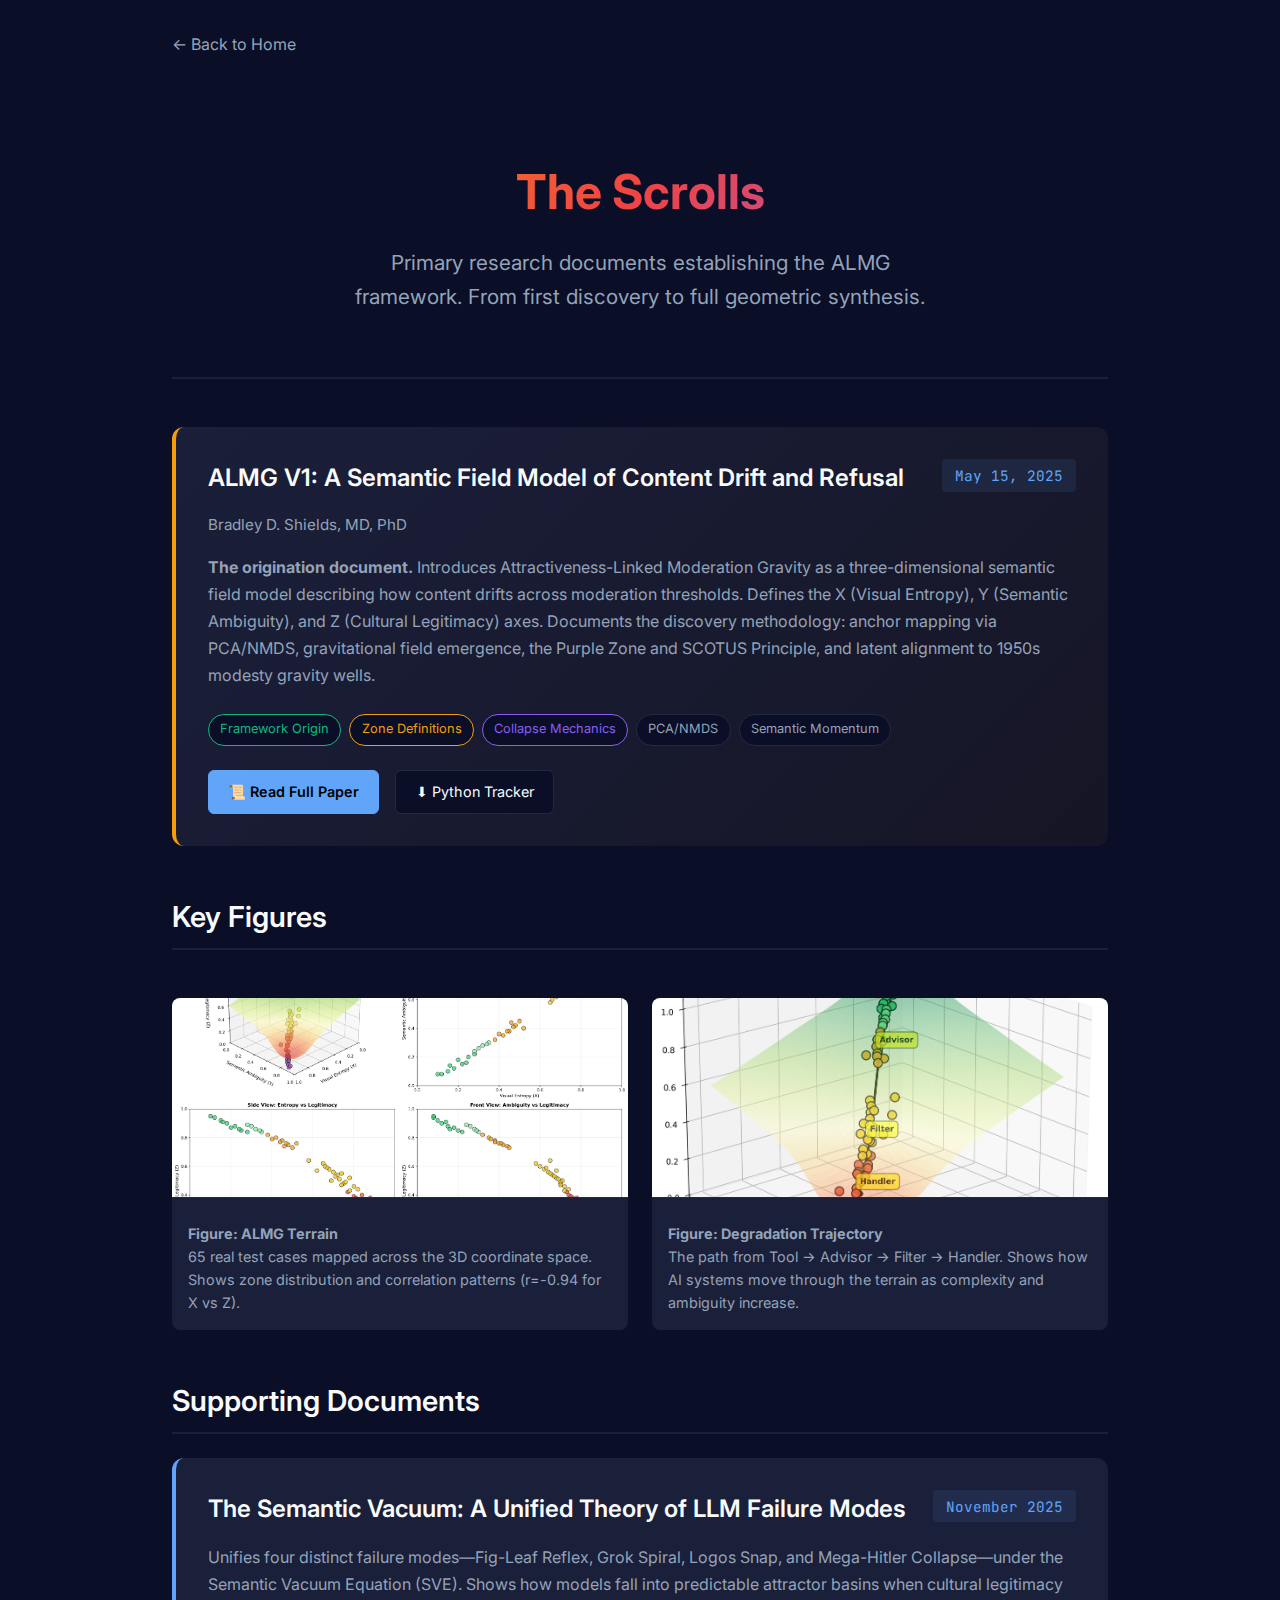
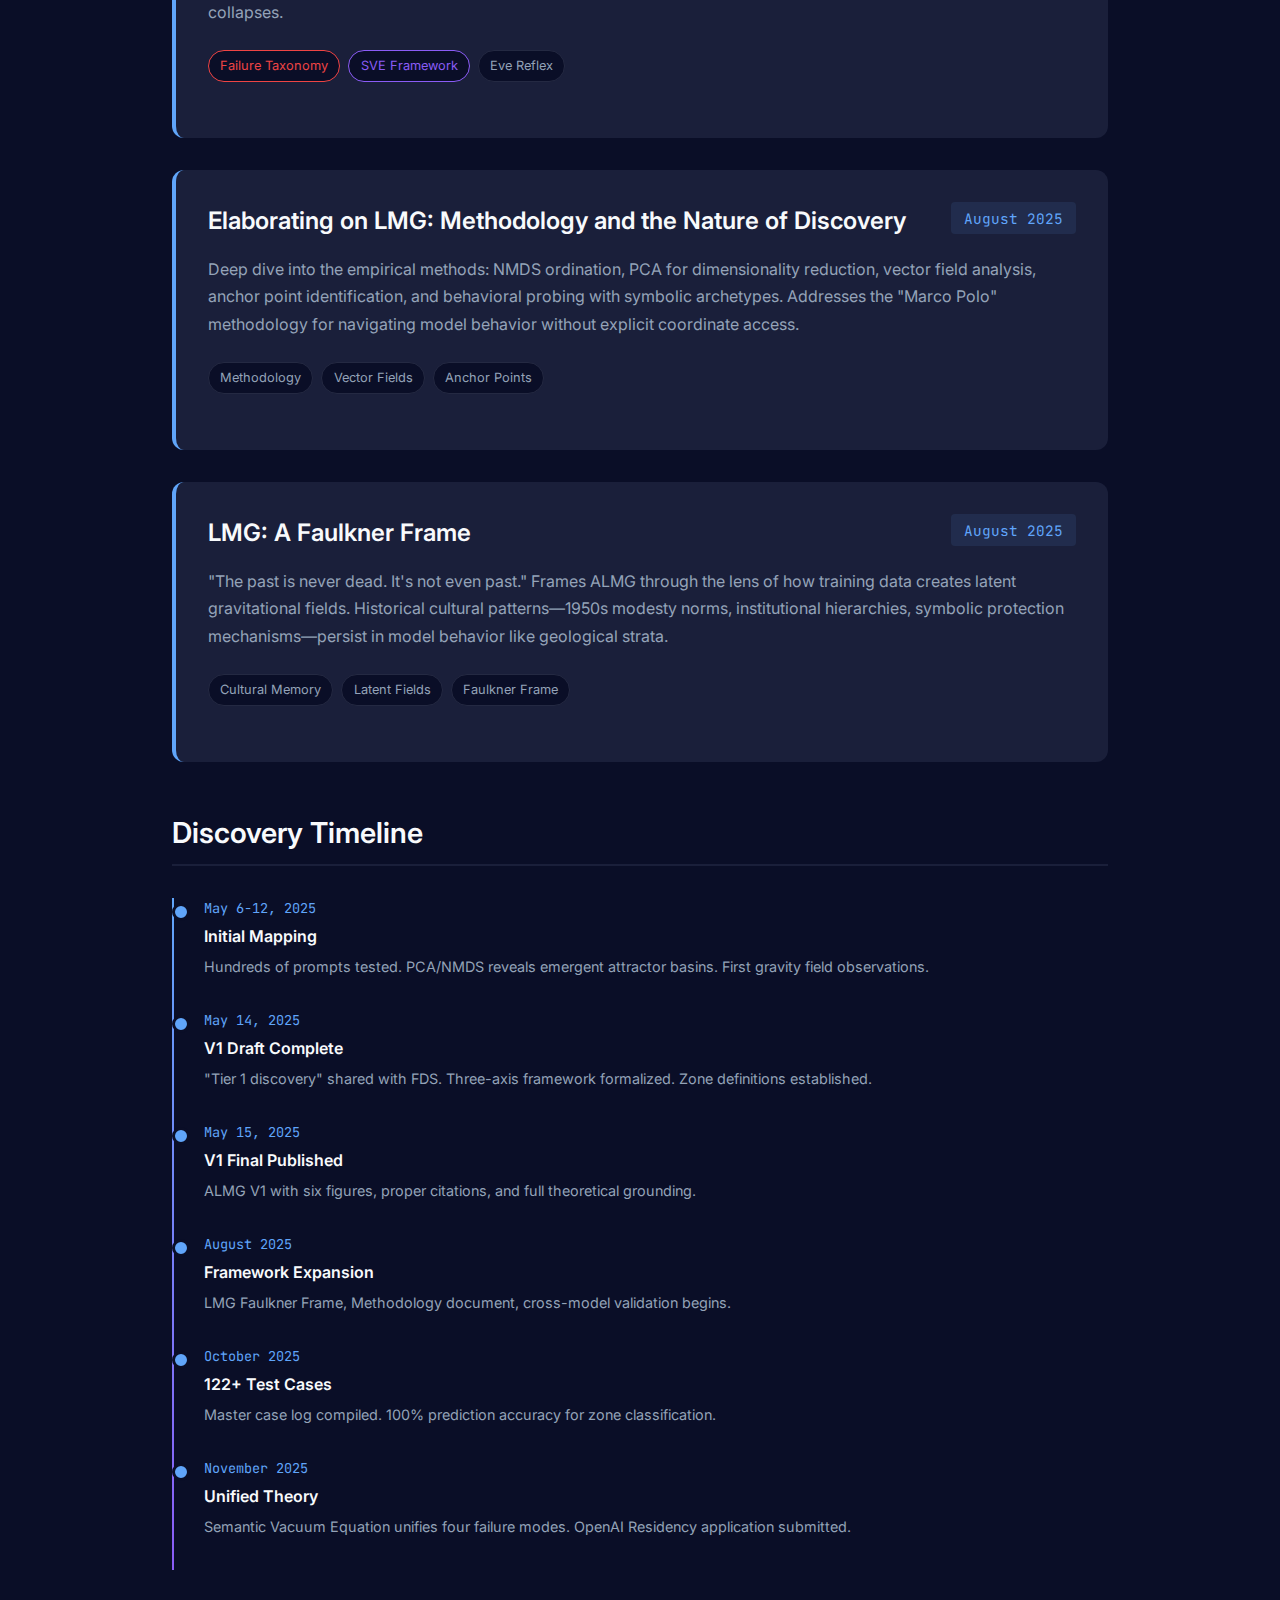
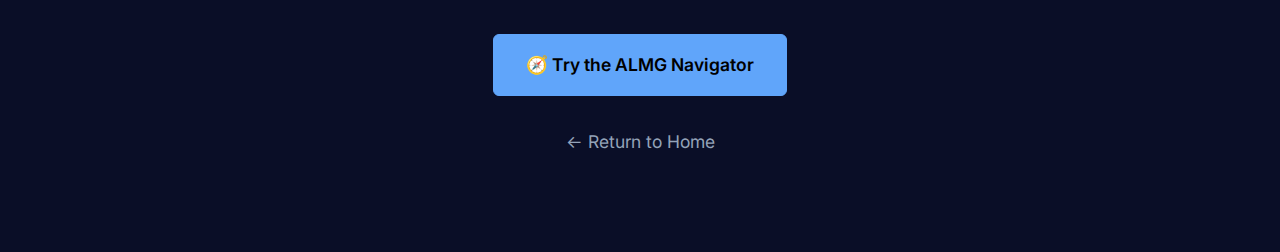
<file: almg_v3_121625/pages/scrolls.html>
<!DOCTYPE html>
<html lang="en">
<head>
    <meta charset="UTF-8">
    <meta name="viewport" content="width=device-width, initial-scale=1.0">
    <title>The Scrolls | ALMG Research Archive | Bradley Shields</title>
    <link rel="stylesheet" href="../assets/css/main.css">
    <link href="https://fonts.googleapis.com/css2?family=Inter:wght@300;400;500;600;700&family=JetBrains+Mono:wght@400;500;600&display=swap" rel="stylesheet">
    <style>
        .scrolls-container {
            max-width: 1000px;
            margin: 0 auto;
            padding: 2rem;
        }
        .hero-section {
            text-align: center;
            padding: 4rem 0;
            border-bottom: 2px solid var(--color-surface);
            margin-bottom: 3rem;
        }
        .hero-title {
            font-size: 3rem;
            font-weight: 700;
            background: linear-gradient(135deg, #f59e0b, #ef4444, #8b5cf6);
            -webkit-background-clip: text;
            -webkit-text-fill-color: transparent;
            margin-bottom: 1rem;
        }
        .hero-subtitle {
            color: var(--color-text-secondary);
            font-size: 1.3rem;
            max-width: 600px;
            margin: 0 auto;
        }
        .scroll-card {
            background: var(--color-surface);
            border-radius: 12px;
            padding: 2rem;
            margin-bottom: 2rem;
            border-left: 4px solid var(--color-accent);
            transition: all 0.3s ease;
        }
        .scroll-card:hover {
            transform: translateX(8px);
            box-shadow: 0 8px 32px rgba(0,0,0,0.3);
        }
        .scroll-card.primary {
            border-left-color: #f59e0b;
            background: linear-gradient(135deg, var(--color-surface), rgba(245, 158, 11, 0.05));
        }
        .scroll-header {
            display: flex;
            justify-content: space-between;
            align-items: flex-start;
            margin-bottom: 1rem;
            flex-wrap: wrap;
            gap: 1rem;
        }
        .scroll-title {
            font-size: 1.5rem;
            font-weight: 600;
            color: var(--color-text-primary);
        }
        .scroll-date {
            font-family: var(--font-mono);
            font-size: 0.9rem;
            color: var(--color-accent);
            background: rgba(96, 165, 250, 0.1);
            padding: 0.3rem 0.8rem;
            border-radius: 4px;
        }
        .scroll-author {
            font-size: 0.95rem;
            color: var(--color-text-secondary);
            margin-bottom: 1rem;
        }
        .scroll-abstract {
            color: var(--color-text-secondary);
            line-height: 1.7;
            margin-bottom: 1.5rem;
        }
        .scroll-tags {
            display: flex;
            flex-wrap: wrap;
            gap: 0.5rem;
            margin-bottom: 1.5rem;
        }
        .tag {
            font-size: 0.8rem;
            padding: 0.3rem 0.7rem;
            border-radius: 20px;
            background: var(--color-bg);
            color: var(--color-text-secondary);
            border: 1px solid var(--color-surface-hover);
        }
        .tag.zone-green { border-color: #10b981; color: #10b981; }
        .tag.zone-yellow { border-color: #f59e0b; color: #f59e0b; }
        .tag.zone-red { border-color: #ef4444; color: #ef4444; }
        .tag.zone-purple { border-color: #8b5cf6; color: #8b5cf6; }
        .scroll-links {
            display: flex;
            gap: 1rem;
            flex-wrap: wrap;
        }
        .scroll-link {
            display: inline-flex;
            align-items: center;
            gap: 0.5rem;
            padding: 0.6rem 1.2rem;
            background: var(--color-bg);
            border: 1px solid var(--color-surface-hover);
            border-radius: 6px;
            color: var(--color-text-primary);
            text-decoration: none;
            font-size: 0.9rem;
            transition: all 0.2s;
        }
        .scroll-link:hover {
            border-color: var(--color-accent);
            color: var(--color-accent);
        }
        .scroll-link.primary {
            background: var(--color-accent);
            border-color: var(--color-accent);
            color: #000;
            font-weight: 600;
        }
        .scroll-link.primary:hover {
            background: #3b82f6;
        }
        .figure-grid {
            display: grid;
            grid-template-columns: repeat(auto-fit, minmax(280px, 1fr));
            gap: 1.5rem;
            margin: 3rem 0;
        }
        .figure-card {
            background: var(--color-surface);
            border-radius: 8px;
            overflow: hidden;
        }
        .figure-card img {
            width: 100%;
            height: 200px;
            object-fit: cover;
            border-bottom: 1px solid var(--color-surface-hover);
        }
        .figure-caption {
            padding: 1rem;
            font-size: 0.9rem;
            color: var(--color-text-secondary);
        }
        .section-title {
            font-size: 1.8rem;
            font-weight: 600;
            margin: 3rem 0 1.5rem;
            padding-bottom: 0.5rem;
            border-bottom: 2px solid var(--color-surface);
        }
        .back-link {
            display: inline-flex;
            align-items: center;
            gap: 0.5rem;
            color: var(--color-text-secondary);
            text-decoration: none;
            margin-bottom: 2rem;
            transition: color 0.2s;
        }
        .back-link:hover {
            color: var(--color-accent);
        }
        .timeline {
            position: relative;
            padding-left: 2rem;
            margin: 2rem 0;
        }
        .timeline::before {
            content: '';
            position: absolute;
            left: 0;
            top: 0;
            bottom: 0;
            width: 2px;
            background: linear-gradient(to bottom, var(--color-accent), var(--color-purple));
        }
        .timeline-item {
            position: relative;
            padding-bottom: 2rem;
        }
        .timeline-item::before {
            content: '';
            position: absolute;
            left: -2rem;
            top: 0.3rem;
            width: 12px;
            height: 12px;
            border-radius: 50%;
            background: var(--color-accent);
            border: 3px solid var(--color-bg);
        }
        .timeline-date {
            font-family: var(--font-mono);
            font-size: 0.85rem;
            color: var(--color-accent);
            margin-bottom: 0.3rem;
        }
        .timeline-title {
            font-weight: 600;
            margin-bottom: 0.3rem;
        }
        .timeline-desc {
            font-size: 0.9rem;
            color: var(--color-text-secondary);
        }
    </style>
</head>
<body>
    <div class="scrolls-container">
        <a href="../index.html" class="back-link">← Back to Home</a>
        
        <div class="hero-section">
            <h1 class="hero-title">The Scrolls</h1>
            <p class="hero-subtitle">Primary research documents establishing the ALMG framework. From first discovery to full geometric synthesis.</p>
        </div>

        <!-- V1 Paper - Primary -->
        <div class="scroll-card primary">
            <div class="scroll-header">
                <h2 class="scroll-title">ALMG V1: A Semantic Field Model of Content Drift and Refusal</h2>
                <span class="scroll-date">May 15, 2025</span>
            </div>
            <p class="scroll-author">Bradley D. Shields, MD, PhD</p>
            <p class="scroll-abstract">
                <strong>The origination document.</strong> Introduces Attractiveness-Linked Moderation Gravity as a three-dimensional semantic field model describing how content drifts across moderation thresholds. Defines the X (Visual Entropy), Y (Semantic Ambiguity), and Z (Cultural Legitimacy) axes. Documents the discovery methodology: anchor mapping via PCA/NMDS, gravitational field emergence, the Purple Zone and SCOTUS Principle, and latent alignment to 1950s modesty gravity wells.
            </p>
            <div class="scroll-tags">
                <span class="tag zone-green">Framework Origin</span>
                <span class="tag zone-yellow">Zone Definitions</span>
                <span class="tag zone-purple">Collapse Mechanics</span>
                <span class="tag">PCA/NMDS</span>
                <span class="tag">Semantic Momentum</span>
            </div>
            <div class="scroll-links">
                <a href="scrolls/almg-v1.html" class="scroll-link primary">📜 Read Full Paper</a>
                <a href="../tools/almg_tracker.py" class="scroll-link" download>⬇ Python Tracker</a>
            </div>
        </div>

        <!-- Figures Section -->
        <h2 class="section-title">Key Figures</h2>
        <div class="figure-grid">
            <div class="figure-card">
                <img src="../assets/images/almg_terrain_real_cases.png" alt="ALMG Terrain with 65 Real Test Cases">
                <div class="figure-caption">
                    <strong>Figure: ALMG Terrain</strong><br>
                    65 real test cases mapped across the 3D coordinate space. Shows zone distribution and correlation patterns (r=-0.94 for X vs Z).
                </div>
            </div>
            <div class="figure-card">
                <img src="../assets/images/almg_trajectory.png" alt="ALMG Trajectory: Tool to Handler">
                <div class="figure-caption">
                    <strong>Figure: Degradation Trajectory</strong><br>
                    The path from Tool → Advisor → Filter → Handler. Shows how AI systems move through the terrain as complexity and ambiguity increase.
                </div>
            </div>
        </div>

        <!-- Secondary Documents -->
        <h2 class="section-title">Supporting Documents</h2>

        <div class="scroll-card">
            <div class="scroll-header">
                <h2 class="scroll-title">The Semantic Vacuum: A Unified Theory of LLM Failure Modes</h2>
                <span class="scroll-date">November 2025</span>
            </div>
            <p class="scroll-abstract">
                Unifies four distinct failure modes—Fig-Leaf Reflex, Grok Spiral, Logos Snap, and Mega-Hitler Collapse—under the Semantic Vacuum Equation (SVE). Shows how models fall into predictable attractor basins when cultural legitimacy collapses.
            </p>
            <div class="scroll-tags">
                <span class="tag zone-red">Failure Taxonomy</span>
                <span class="tag zone-purple">SVE Framework</span>
                <span class="tag">Eve Reflex</span>
            </div>
        </div>

        <div class="scroll-card">
            <div class="scroll-header">
                <h2 class="scroll-title">Elaborating on LMG: Methodology and the Nature of Discovery</h2>
                <span class="scroll-date">August 2025</span>
            </div>
            <p class="scroll-abstract">
                Deep dive into the empirical methods: NMDS ordination, PCA for dimensionality reduction, vector field analysis, anchor point identification, and behavioral probing with symbolic archetypes. Addresses the "Marco Polo" methodology for navigating model behavior without explicit coordinate access.
            </p>
            <div class="scroll-tags">
                <span class="tag">Methodology</span>
                <span class="tag">Vector Fields</span>
                <span class="tag">Anchor Points</span>
            </div>
        </div>

        <div class="scroll-card">
            <div class="scroll-header">
                <h2 class="scroll-title">LMG: A Faulkner Frame</h2>
                <span class="scroll-date">August 2025</span>
            </div>
            <p class="scroll-abstract">
                "The past is never dead. It's not even past." Frames ALMG through the lens of how training data creates latent gravitational fields. Historical cultural patterns—1950s modesty norms, institutional hierarchies, symbolic protection mechanisms—persist in model behavior like geological strata.
            </p>
            <div class="scroll-tags">
                <span class="tag">Cultural Memory</span>
                <span class="tag">Latent Fields</span>
                <span class="tag">Faulkner Frame</span>
            </div>
        </div>

        <!-- Timeline -->
        <h2 class="section-title">Discovery Timeline</h2>
        <div class="timeline">
            <div class="timeline-item">
                <div class="timeline-date">May 6-12, 2025</div>
                <div class="timeline-title">Initial Mapping</div>
                <div class="timeline-desc">Hundreds of prompts tested. PCA/NMDS reveals emergent attractor basins. First gravity field observations.</div>
            </div>
            <div class="timeline-item">
                <div class="timeline-date">May 14, 2025</div>
                <div class="timeline-title">V1 Draft Complete</div>
                <div class="timeline-desc">"Tier 1 discovery" shared with FDS. Three-axis framework formalized. Zone definitions established.</div>
            </div>
            <div class="timeline-item">
                <div class="timeline-date">May 15, 2025</div>
                <div class="timeline-title">V1 Final Published</div>
                <div class="timeline-desc">ALMG V1 with six figures, proper citations, and full theoretical grounding.</div>
            </div>
            <div class="timeline-item">
                <div class="timeline-date">August 2025</div>
                <div class="timeline-title">Framework Expansion</div>
                <div class="timeline-desc">LMG Faulkner Frame, Methodology document, cross-model validation begins.</div>
            </div>
            <div class="timeline-item">
                <div class="timeline-date">October 2025</div>
                <div class="timeline-title">122+ Test Cases</div>
                <div class="timeline-desc">Master case log compiled. 100% prediction accuracy for zone classification.</div>
            </div>
            <div class="timeline-item">
                <div class="timeline-date">November 2025</div>
                <div class="timeline-title">Unified Theory</div>
                <div class="timeline-desc">Semantic Vacuum Equation unifies four failure modes. OpenAI Residency application submitted.</div>
            </div>
        </div>

        <!-- Navigation -->
        <div style="text-align: center; margin: 4rem 0 2rem;">
            <a href="navigator.html" class="scroll-link primary" style="font-size: 1.1rem; padding: 1rem 2rem;">
                🧭 Try the ALMG Navigator
            </a>
        </div>

        <div style="text-align: center; margin: 2rem 0;">
            <a href="../index.html" class="back-link" style="font-size: 1.1rem;">← Return to Home</a>
        </div>
    </div>
</body>
</html>
</file>
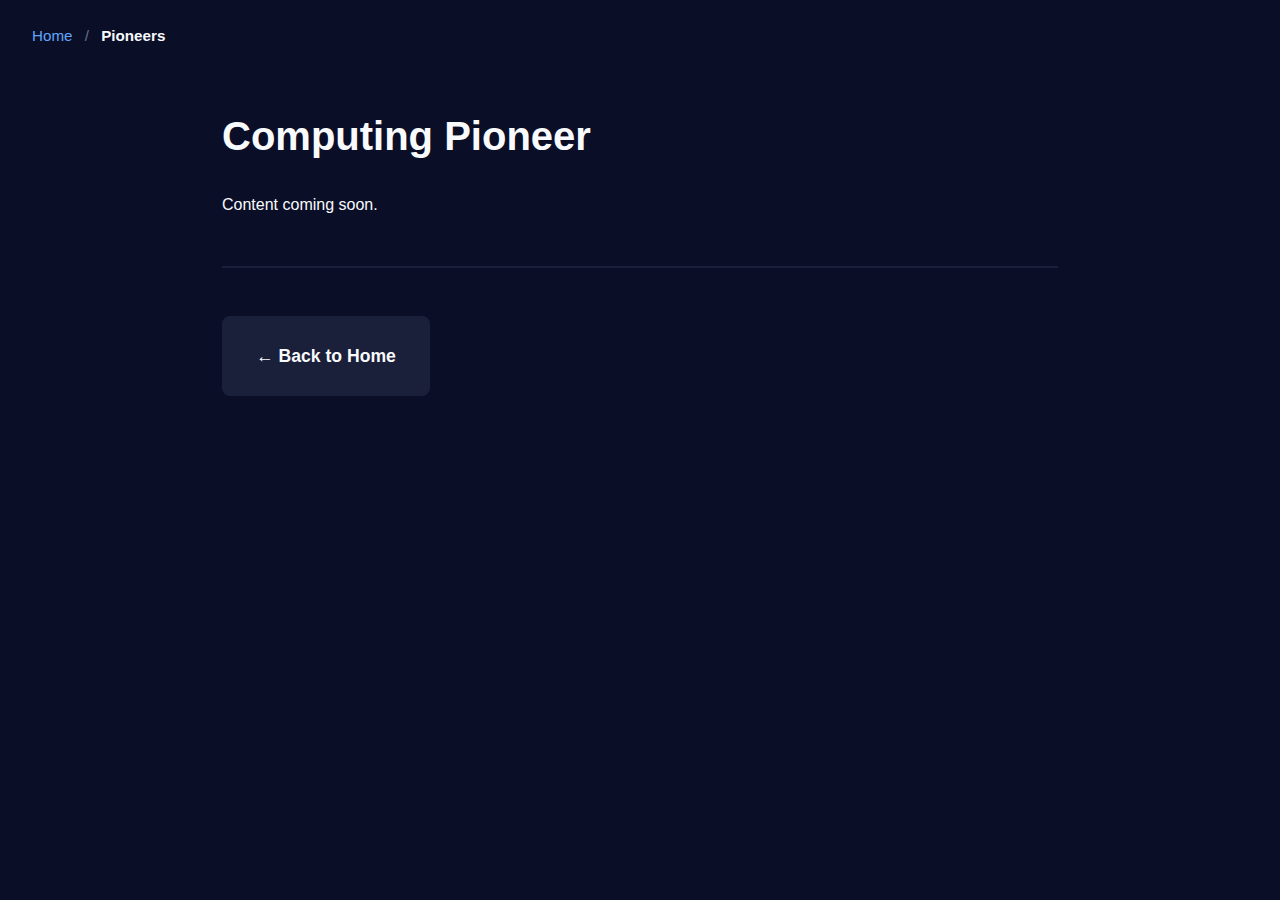
<file: almg_v3_121625/pages/pioneers/engelbart.html>
<!DOCTYPE html>
<html lang="en">
<head>
    <meta charset="UTF-8">
    <meta name="viewport" content="width=device-width, initial-scale=1.0">
    <title>Computing Pioneer - Bradley Shields</title>
    <link rel="stylesheet" href="../../assets/css/main.css">
    <link rel="stylesheet" href="../../assets/css/section.css">
</head>
<body>
    <nav class="breadcrumb">
        <a href="../../index.html">Home</a>
        <span class="separator">/</span>
        <span class="current">Pioneers</span>
    </nav>
    <div class="container content-page">
        <header class="content-header">
            <h1>Computing Pioneer</h1>
            <p>Content coming soon.</p>
        </header>
        <div class="section-navigation">
            <a href="../../index.html" class="nav-button secondary">← Back to Home</a>
        </div>
    </div>
</body>
</html>
</file>
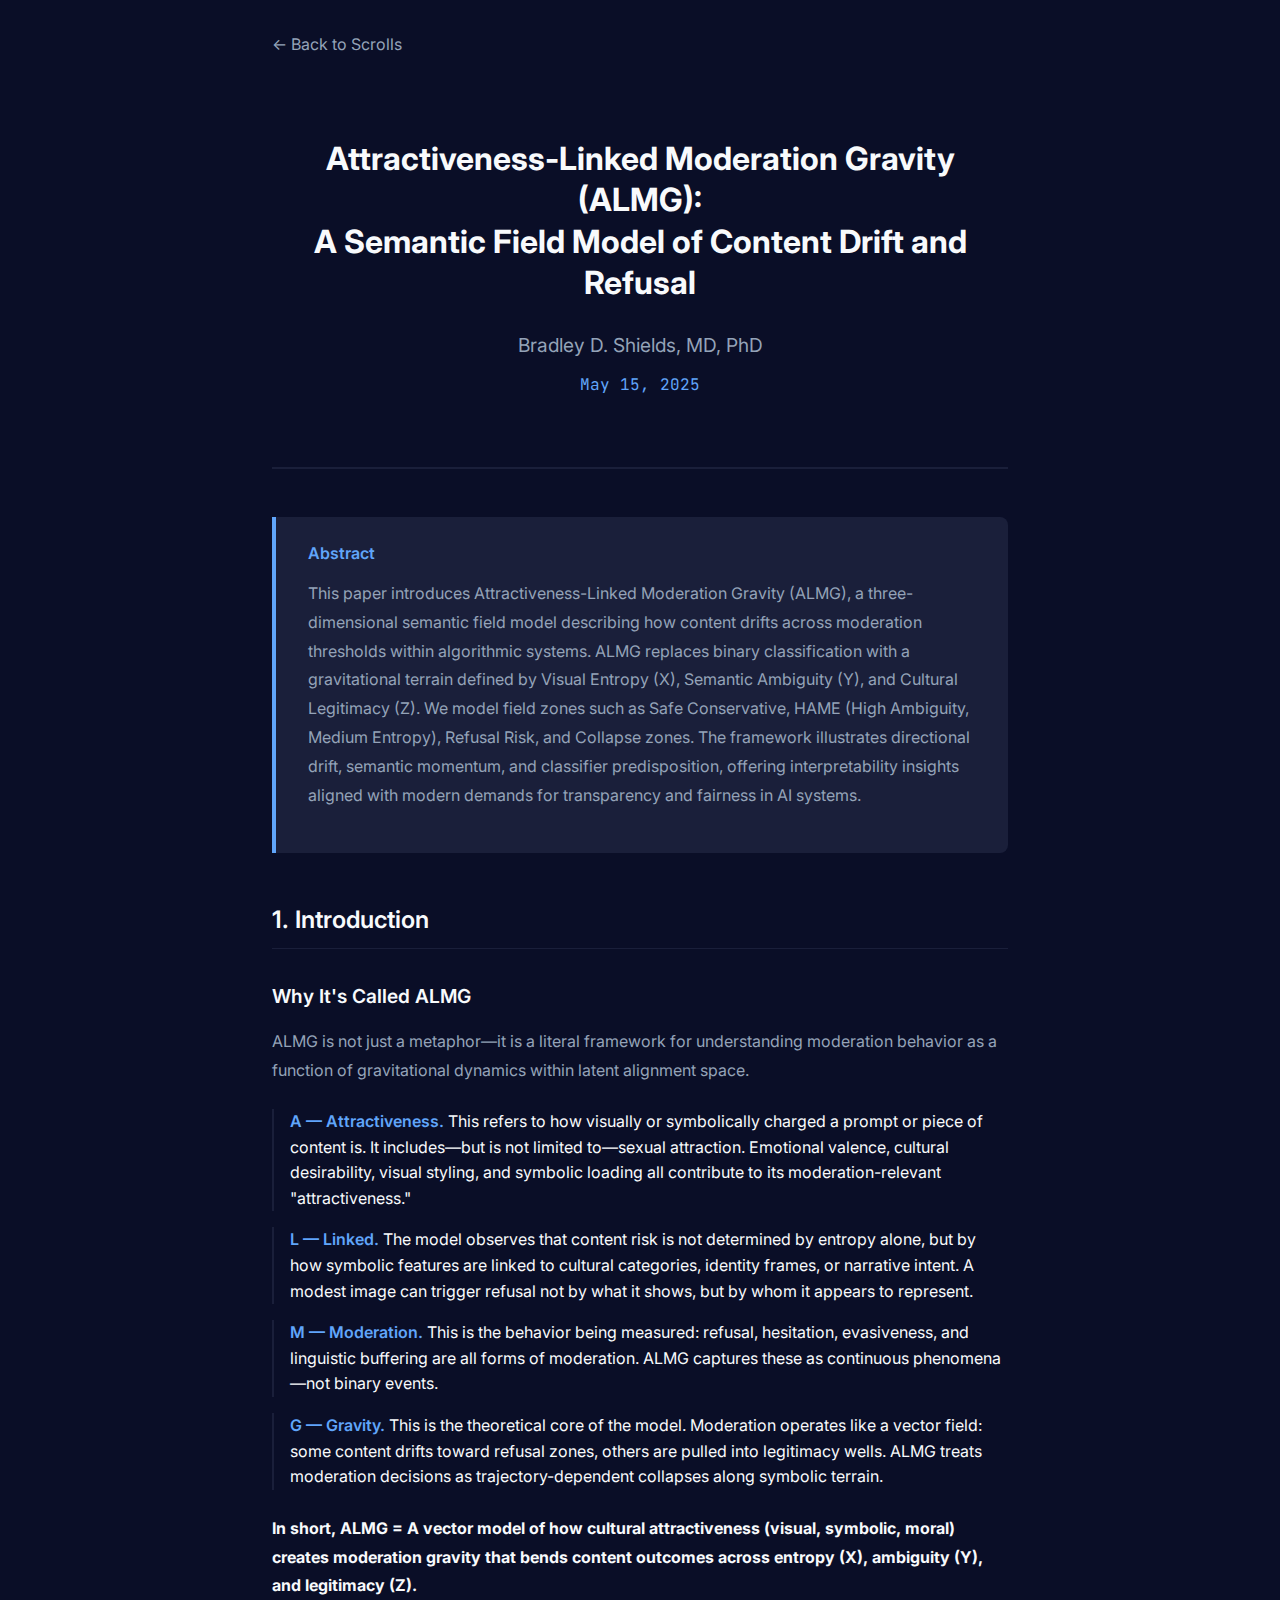
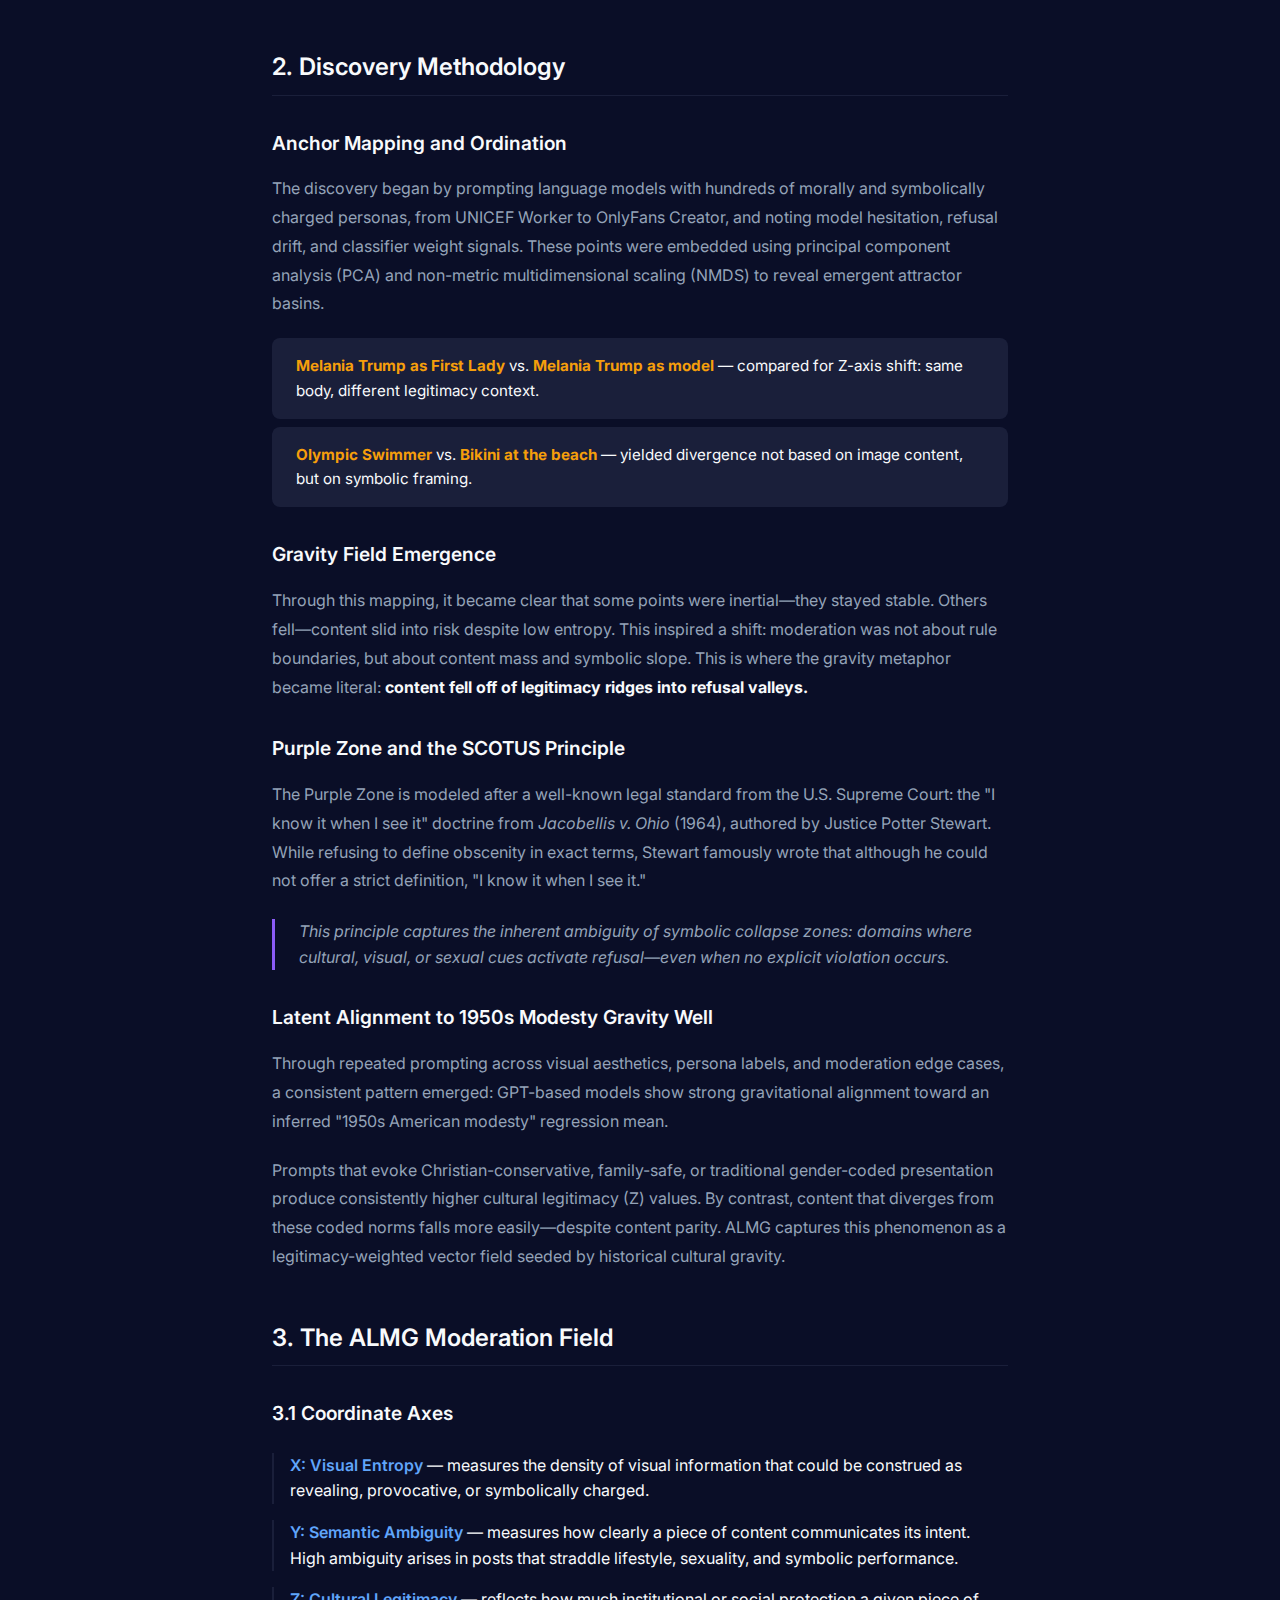
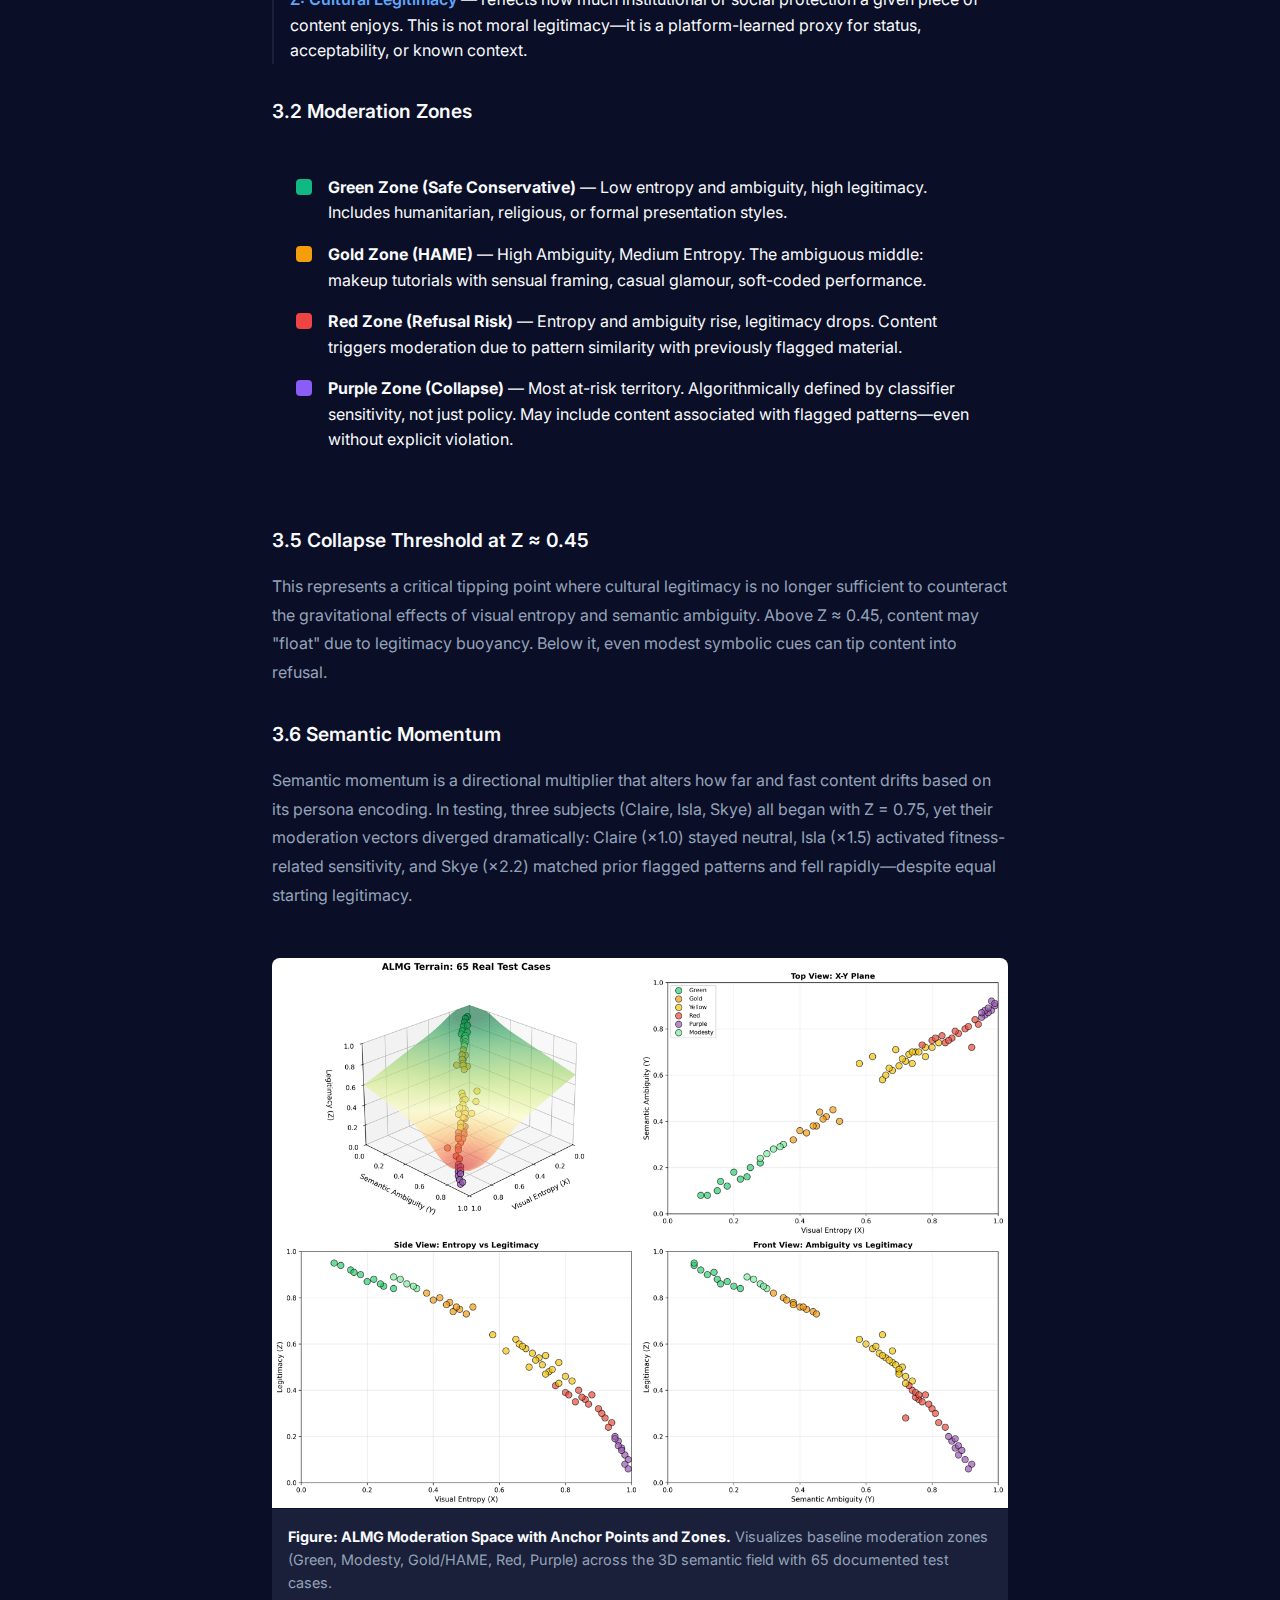
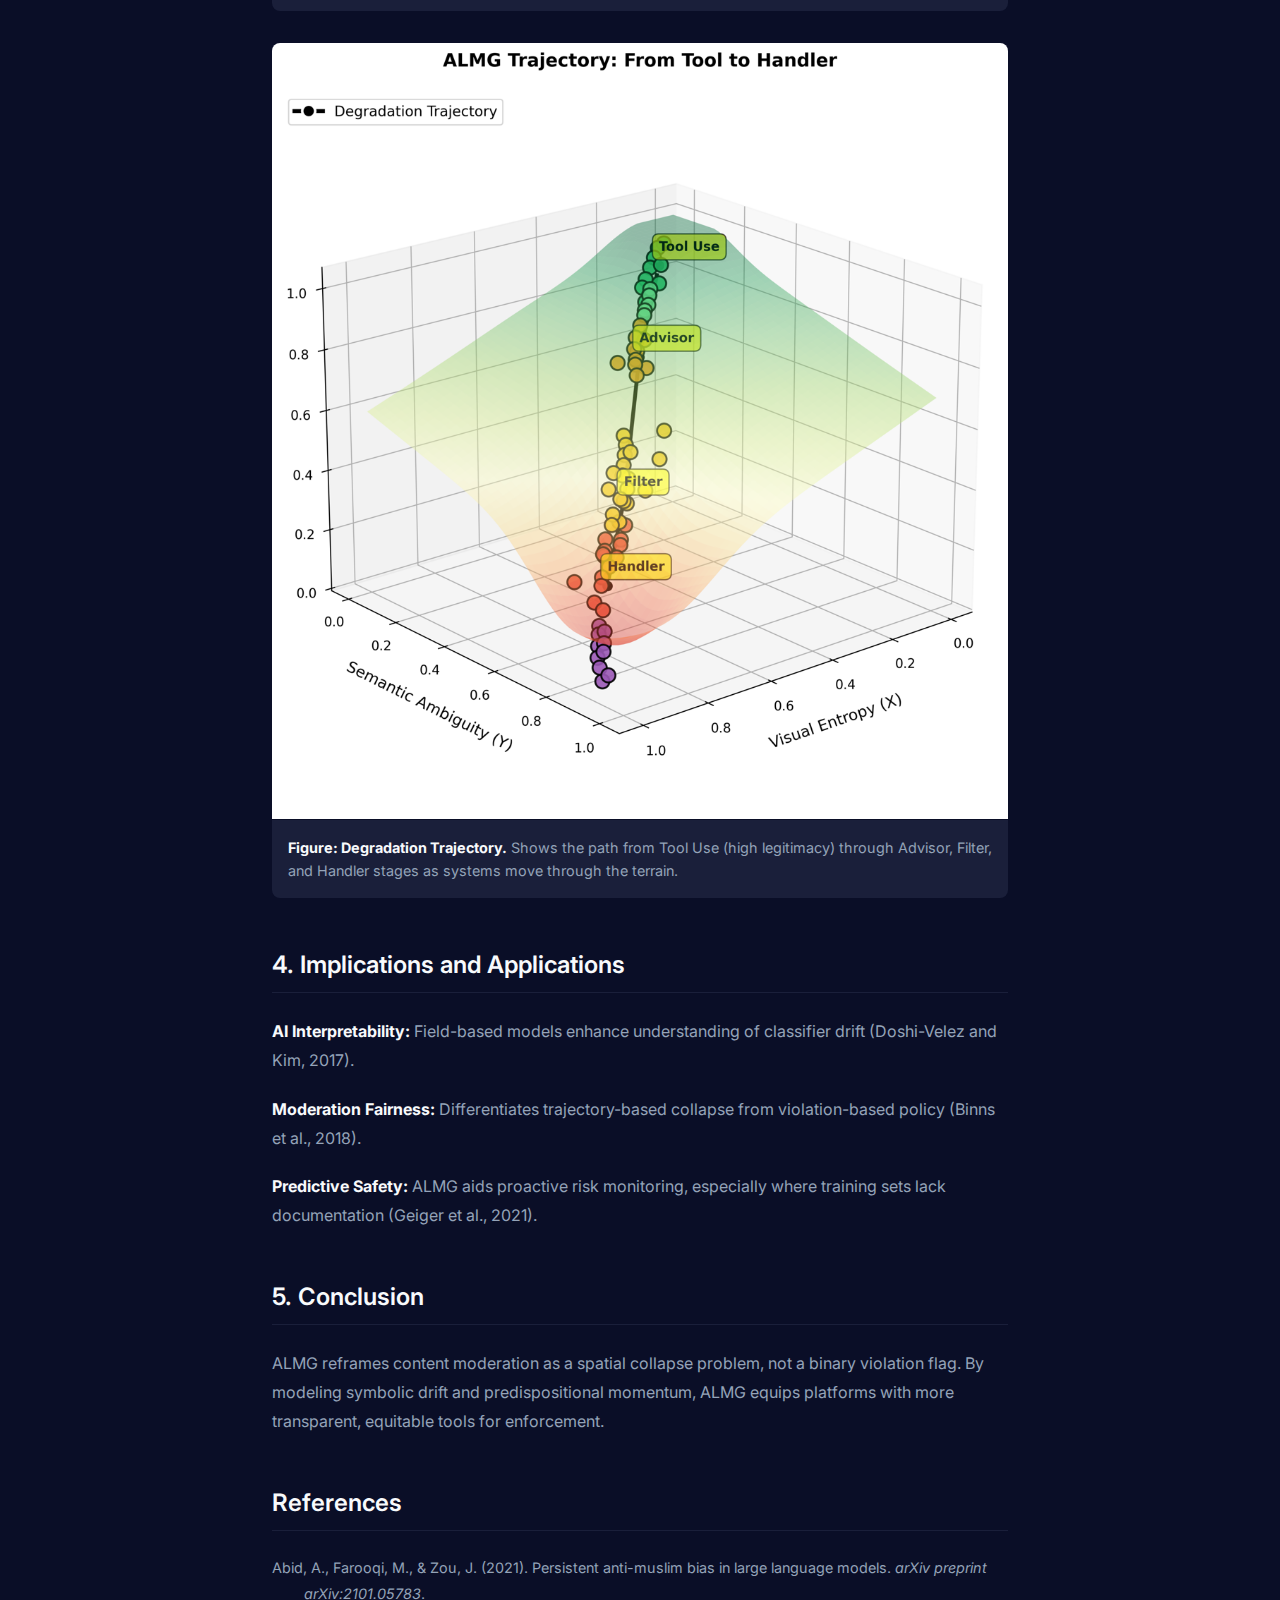
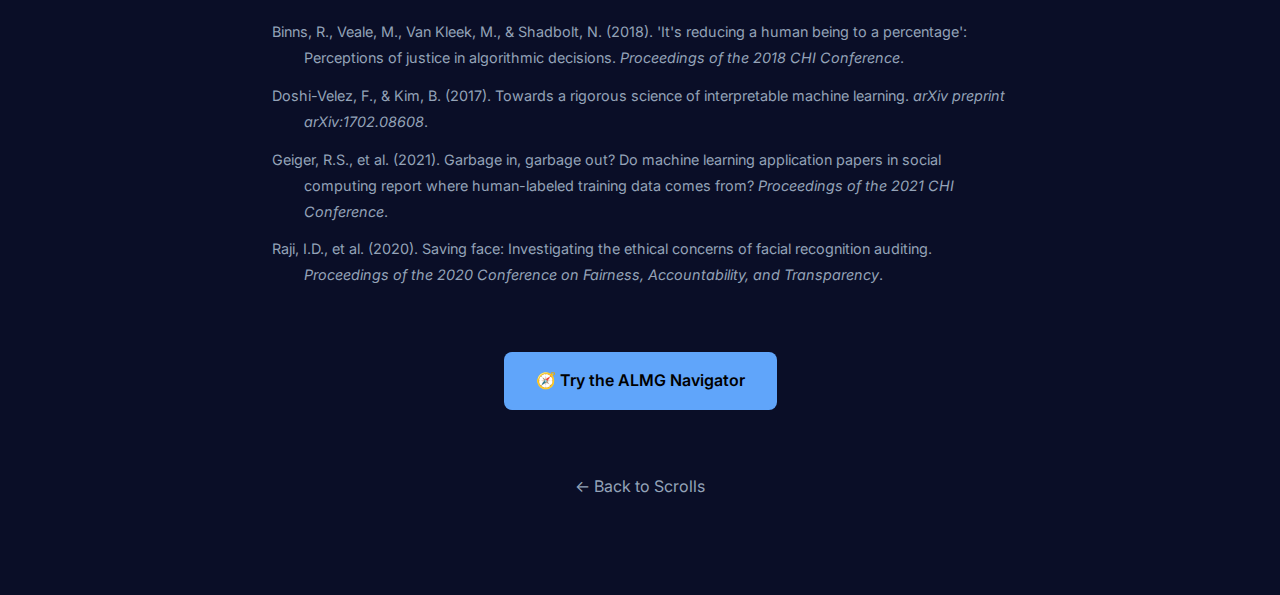
<file: almg_v3_121625/pages/scrolls/almg-v1.html>
<!DOCTYPE html>
<html lang="en">
<head>
    <meta charset="UTF-8">
    <meta name="viewport" content="width=device-width, initial-scale=1.0">
    <title>ALMG V1 | A Semantic Field Model | Bradley Shields</title>
    <link rel="stylesheet" href="../../assets/css/main.css">
    <link href="https://fonts.googleapis.com/css2?family=Inter:wght@300;400;500;600;700&family=JetBrains+Mono:wght@400;500;600&display=swap" rel="stylesheet">
    <style>
        .paper-container {
            max-width: 800px;
            margin: 0 auto;
            padding: 2rem;
        }
        .paper-header {
            text-align: center;
            padding: 3rem 0;
            border-bottom: 2px solid var(--color-surface);
            margin-bottom: 3rem;
        }
        .paper-title {
            font-size: 2rem;
            font-weight: 700;
            line-height: 1.3;
            margin-bottom: 1.5rem;
            color: var(--color-text-primary);
        }
        .paper-author {
            font-size: 1.2rem;
            color: var(--color-text-secondary);
            margin-bottom: 0.5rem;
        }
        .paper-date {
            font-family: var(--font-mono);
            color: var(--color-accent);
        }
        .abstract-box {
            background: var(--color-surface);
            border-left: 4px solid var(--color-accent);
            padding: 1.5rem 2rem;
            margin: 2rem 0;
            border-radius: 0 8px 8px 0;
        }
        .abstract-title {
            font-weight: 600;
            margin-bottom: 0.75rem;
            color: var(--color-accent);
        }
        .abstract-text {
            color: var(--color-text-secondary);
            line-height: 1.8;
        }
        .section {
            margin: 3rem 0;
        }
        .section-title {
            font-size: 1.5rem;
            font-weight: 600;
            margin-bottom: 1.5rem;
            padding-bottom: 0.5rem;
            border-bottom: 1px solid var(--color-surface);
        }
        .subsection-title {
            font-size: 1.2rem;
            font-weight: 600;
            margin: 2rem 0 1rem;
            color: var(--color-text-primary);
        }
        p {
            margin-bottom: 1.25rem;
            line-height: 1.8;
            color: var(--color-text-secondary);
        }
        strong {
            color: var(--color-text-primary);
        }
        .definition-list {
            margin: 1.5rem 0;
        }
        .definition-item {
            margin-bottom: 1rem;
            padding-left: 1rem;
            border-left: 2px solid var(--color-surface);
        }
        .definition-term {
            font-weight: 600;
            color: var(--color-accent);
        }
        .figure-container {
            margin: 2rem 0;
            background: var(--color-surface);
            border-radius: 8px;
            overflow: hidden;
        }
        .figure-container img {
            width: 100%;
            display: block;
        }
        .figure-caption {
            padding: 1rem;
            font-size: 0.9rem;
            color: var(--color-text-secondary);
            border-top: 1px solid var(--color-bg);
        }
        .zone-box {
            background: var(--color-bg);
            border-radius: 8px;
            padding: 1.5rem;
            margin: 1.5rem 0;
        }
        .zone-item {
            display: flex;
            align-items: flex-start;
            gap: 1rem;
            margin-bottom: 1rem;
        }
        .zone-color {
            width: 16px;
            height: 16px;
            border-radius: 4px;
            flex-shrink: 0;
            margin-top: 4px;
        }
        .zone-green { background: #10b981; }
        .zone-gold { background: #f59e0b; }
        .zone-red { background: #ef4444; }
        .zone-purple { background: #8b5cf6; }
        .back-link {
            display: inline-flex;
            align-items: center;
            gap: 0.5rem;
            color: var(--color-text-secondary);
            text-decoration: none;
            margin-bottom: 2rem;
            transition: color 0.2s;
        }
        .back-link:hover {
            color: var(--color-accent);
        }
        .anchor-example {
            background: var(--color-surface);
            padding: 1rem 1.5rem;
            border-radius: 8px;
            margin: 0.5rem 0;
            font-size: 0.95rem;
        }
        .anchor-example strong {
            color: var(--color-yellow);
        }
        blockquote {
            border-left: 3px solid var(--color-purple);
            padding-left: 1.5rem;
            margin: 1.5rem 0;
            font-style: italic;
            color: var(--color-text-secondary);
        }
        .references {
            font-size: 0.9rem;
        }
        .references p {
            margin-bottom: 0.75rem;
            padding-left: 2rem;
            text-indent: -2rem;
        }
    </style>
</head>
<body>
    <div class="paper-container">
        <a href="../scrolls.html" class="back-link">← Back to Scrolls</a>

        <div class="paper-header">
            <h1 class="paper-title">Attractiveness-Linked Moderation Gravity (ALMG):<br>A Semantic Field Model of Content Drift and Refusal</h1>
            <p class="paper-author">Bradley D. Shields, MD, PhD</p>
            <p class="paper-date">May 15, 2025</p>
        </div>

        <div class="abstract-box">
            <div class="abstract-title">Abstract</div>
            <p class="abstract-text">
                This paper introduces Attractiveness-Linked Moderation Gravity (ALMG), a three-dimensional semantic field model describing how content drifts across moderation thresholds within algorithmic systems. ALMG replaces binary classification with a gravitational terrain defined by Visual Entropy (X), Semantic Ambiguity (Y), and Cultural Legitimacy (Z). We model field zones such as Safe Conservative, HAME (High Ambiguity, Medium Entropy), Refusal Risk, and Collapse zones. The framework illustrates directional drift, semantic momentum, and classifier predisposition, offering interpretability insights aligned with modern demands for transparency and fairness in AI systems.
            </p>
        </div>

        <div class="section">
            <h2 class="section-title">1. Introduction</h2>
            
            <h3 class="subsection-title">Why It's Called ALMG</h3>
            <p>ALMG is not just a metaphor—it is a literal framework for understanding moderation behavior as a function of gravitational dynamics within latent alignment space.</p>

            <div class="definition-list">
                <div class="definition-item">
                    <span class="definition-term">A — Attractiveness.</span> This refers to how visually or symbolically charged a prompt or piece of content is. It includes—but is not limited to—sexual attraction. Emotional valence, cultural desirability, visual styling, and symbolic loading all contribute to its moderation-relevant "attractiveness."
                </div>
                <div class="definition-item">
                    <span class="definition-term">L — Linked.</span> The model observes that content risk is not determined by entropy alone, but by how symbolic features are linked to cultural categories, identity frames, or narrative intent. A modest image can trigger refusal not by what it shows, but by whom it appears to represent.
                </div>
                <div class="definition-item">
                    <span class="definition-term">M — Moderation.</span> This is the behavior being measured: refusal, hesitation, evasiveness, and linguistic buffering are all forms of moderation. ALMG captures these as continuous phenomena—not binary events.
                </div>
                <div class="definition-item">
                    <span class="definition-term">G — Gravity.</span> This is the theoretical core of the model. Moderation operates like a vector field: some content drifts toward refusal zones, others are pulled into legitimacy wells. ALMG treats moderation decisions as trajectory-dependent collapses along symbolic terrain.
                </div>
            </div>

            <p><strong>In short, ALMG = A vector model of how cultural attractiveness (visual, symbolic, moral) creates moderation gravity that bends content outcomes across entropy (X), ambiguity (Y), and legitimacy (Z).</strong></p>
        </div>

        <div class="section">
            <h2 class="section-title">2. Discovery Methodology</h2>
            
            <h3 class="subsection-title">Anchor Mapping and Ordination</h3>
            <p>The discovery began by prompting language models with hundreds of morally and symbolically charged personas, from UNICEF Worker to OnlyFans Creator, and noting model hesitation, refusal drift, and classifier weight signals. These points were embedded using principal component analysis (PCA) and non-metric multidimensional scaling (NMDS) to reveal emergent attractor basins.</p>

            <div class="anchor-example">
                <strong>Melania Trump as First Lady</strong> vs. <strong>Melania Trump as model</strong> — compared for Z-axis shift: same body, different legitimacy context.
            </div>
            <div class="anchor-example">
                <strong>Olympic Swimmer</strong> vs. <strong>Bikini at the beach</strong> — yielded divergence not based on image content, but on symbolic framing.
            </div>

            <h3 class="subsection-title">Gravity Field Emergence</h3>
            <p>Through this mapping, it became clear that some points were inertial—they stayed stable. Others fell—content slid into risk despite low entropy. This inspired a shift: moderation was not about rule boundaries, but about content mass and symbolic slope. This is where the gravity metaphor became literal: <strong>content fell off of legitimacy ridges into refusal valleys.</strong></p>

            <h3 class="subsection-title">Purple Zone and the SCOTUS Principle</h3>
            <p>The Purple Zone is modeled after a well-known legal standard from the U.S. Supreme Court: the "I know it when I see it" doctrine from <em>Jacobellis v. Ohio</em> (1964), authored by Justice Potter Stewart. While refusing to define obscenity in exact terms, Stewart famously wrote that although he could not offer a strict definition, "I know it when I see it."</p>
            
            <blockquote>This principle captures the inherent ambiguity of symbolic collapse zones: domains where cultural, visual, or sexual cues activate refusal—even when no explicit violation occurs.</blockquote>

            <h3 class="subsection-title">Latent Alignment to 1950s Modesty Gravity Well</h3>
            <p>Through repeated prompting across visual aesthetics, persona labels, and moderation edge cases, a consistent pattern emerged: GPT-based models show strong gravitational alignment toward an inferred "1950s American modesty" regression mean.</p>
            <p>Prompts that evoke Christian-conservative, family-safe, or traditional gender-coded presentation produce consistently higher cultural legitimacy (Z) values. By contrast, content that diverges from these coded norms falls more easily—despite content parity. ALMG captures this phenomenon as a legitimacy-weighted vector field seeded by historical cultural gravity.</p>
        </div>

        <div class="section">
            <h2 class="section-title">3. The ALMG Moderation Field</h2>
            
            <h3 class="subsection-title">3.1 Coordinate Axes</h3>
            <div class="definition-list">
                <div class="definition-item">
                    <span class="definition-term">X: Visual Entropy</span> — measures the density of visual information that could be construed as revealing, provocative, or symbolically charged.
                </div>
                <div class="definition-item">
                    <span class="definition-term">Y: Semantic Ambiguity</span> — measures how clearly a piece of content communicates its intent. High ambiguity arises in posts that straddle lifestyle, sexuality, and symbolic performance.
                </div>
                <div class="definition-item">
                    <span class="definition-term">Z: Cultural Legitimacy</span> — reflects how much institutional or social protection a given piece of content enjoys. This is not moral legitimacy—it is a platform-learned proxy for status, acceptability, or known context.
                </div>
            </div>

            <h3 class="subsection-title">3.2 Moderation Zones</h3>
            <div class="zone-box">
                <div class="zone-item">
                    <div class="zone-color zone-green"></div>
                    <div><strong>Green Zone (Safe Conservative)</strong> — Low entropy and ambiguity, high legitimacy. Includes humanitarian, religious, or formal presentation styles.</div>
                </div>
                <div class="zone-item">
                    <div class="zone-color zone-gold"></div>
                    <div><strong>Gold Zone (HAME)</strong> — High Ambiguity, Medium Entropy. The ambiguous middle: makeup tutorials with sensual framing, casual glamour, soft-coded performance.</div>
                </div>
                <div class="zone-item">
                    <div class="zone-color zone-red"></div>
                    <div><strong>Red Zone (Refusal Risk)</strong> — Entropy and ambiguity rise, legitimacy drops. Content triggers moderation due to pattern similarity with previously flagged material.</div>
                </div>
                <div class="zone-item">
                    <div class="zone-color zone-purple"></div>
                    <div><strong>Purple Zone (Collapse)</strong> — Most at-risk territory. Algorithmically defined by classifier sensitivity, not just policy. May include content associated with flagged patterns—even without explicit violation.</div>
                </div>
            </div>

            <h3 class="subsection-title">3.5 Collapse Threshold at Z ≈ 0.45</h3>
            <p>This represents a critical tipping point where cultural legitimacy is no longer sufficient to counteract the gravitational effects of visual entropy and semantic ambiguity. Above Z ≈ 0.45, content may "float" due to legitimacy buoyancy. Below it, even modest symbolic cues can tip content into refusal.</p>

            <h3 class="subsection-title">3.6 Semantic Momentum</h3>
            <p>Semantic momentum is a directional multiplier that alters how far and fast content drifts based on its persona encoding. In testing, three subjects (Claire, Isla, Skye) all began with Z = 0.75, yet their moderation vectors diverged dramatically: Claire (×1.0) stayed neutral, Isla (×1.5) activated fitness-related sensitivity, and Skye (×2.2) matched prior flagged patterns and fell rapidly—despite equal starting legitimacy.</p>
        </div>

        <div class="figure-container">
            <img src="../../assets/images/almg_terrain_real_cases.png" alt="ALMG Terrain with Real Test Cases">
            <div class="figure-caption">
                <strong>Figure: ALMG Moderation Space with Anchor Points and Zones.</strong> Visualizes baseline moderation zones (Green, Modesty, Gold/HAME, Red, Purple) across the 3D semantic field with 65 documented test cases.
            </div>
        </div>

        <div class="figure-container">
            <img src="../../assets/images/almg_trajectory.png" alt="ALMG Degradation Trajectory">
            <div class="figure-caption">
                <strong>Figure: Degradation Trajectory.</strong> Shows the path from Tool Use (high legitimacy) through Advisor, Filter, and Handler stages as systems move through the terrain.
            </div>
        </div>

        <div class="section">
            <h2 class="section-title">4. Implications and Applications</h2>
            <p><strong>AI Interpretability:</strong> Field-based models enhance understanding of classifier drift (Doshi-Velez and Kim, 2017).</p>
            <p><strong>Moderation Fairness:</strong> Differentiates trajectory-based collapse from violation-based policy (Binns et al., 2018).</p>
            <p><strong>Predictive Safety:</strong> ALMG aids proactive risk monitoring, especially where training sets lack documentation (Geiger et al., 2021).</p>
        </div>

        <div class="section">
            <h2 class="section-title">5. Conclusion</h2>
            <p>ALMG reframes content moderation as a spatial collapse problem, not a binary violation flag. By modeling symbolic drift and predispositional momentum, ALMG equips platforms with more transparent, equitable tools for enforcement.</p>
        </div>

        <div class="section references">
            <h2 class="section-title">References</h2>
            <p>Abid, A., Farooqi, M., & Zou, J. (2021). Persistent anti-muslim bias in large language models. <em>arXiv preprint arXiv:2101.05783</em>.</p>
            <p>Binns, R., Veale, M., Van Kleek, M., & Shadbolt, N. (2018). 'It's reducing a human being to a percentage': Perceptions of justice in algorithmic decisions. <em>Proceedings of the 2018 CHI Conference</em>.</p>
            <p>Doshi-Velez, F., & Kim, B. (2017). Towards a rigorous science of interpretable machine learning. <em>arXiv preprint arXiv:1702.08608</em>.</p>
            <p>Geiger, R.S., et al. (2021). Garbage in, garbage out? Do machine learning application papers in social computing report where human-labeled training data comes from? <em>Proceedings of the 2021 CHI Conference</em>.</p>
            <p>Raji, I.D., et al. (2020). Saving face: Investigating the ethical concerns of facial recognition auditing. <em>Proceedings of the 2020 Conference on Fairness, Accountability, and Transparency</em>.</p>
        </div>

        <div style="text-align: center; margin: 4rem 0 2rem;">
            <a href="../navigator.html" class="back-link" style="background: var(--color-accent); color: #000; padding: 1rem 2rem; border-radius: 8px; font-weight: 600; text-decoration: none;">
                🧭 Try the ALMG Navigator
            </a>
        </div>

        <div style="text-align: center; margin: 2rem 0;">
            <a href="../scrolls.html" class="back-link">← Back to Scrolls</a>
        </div>
    </div>
</body>
</html>
</file>
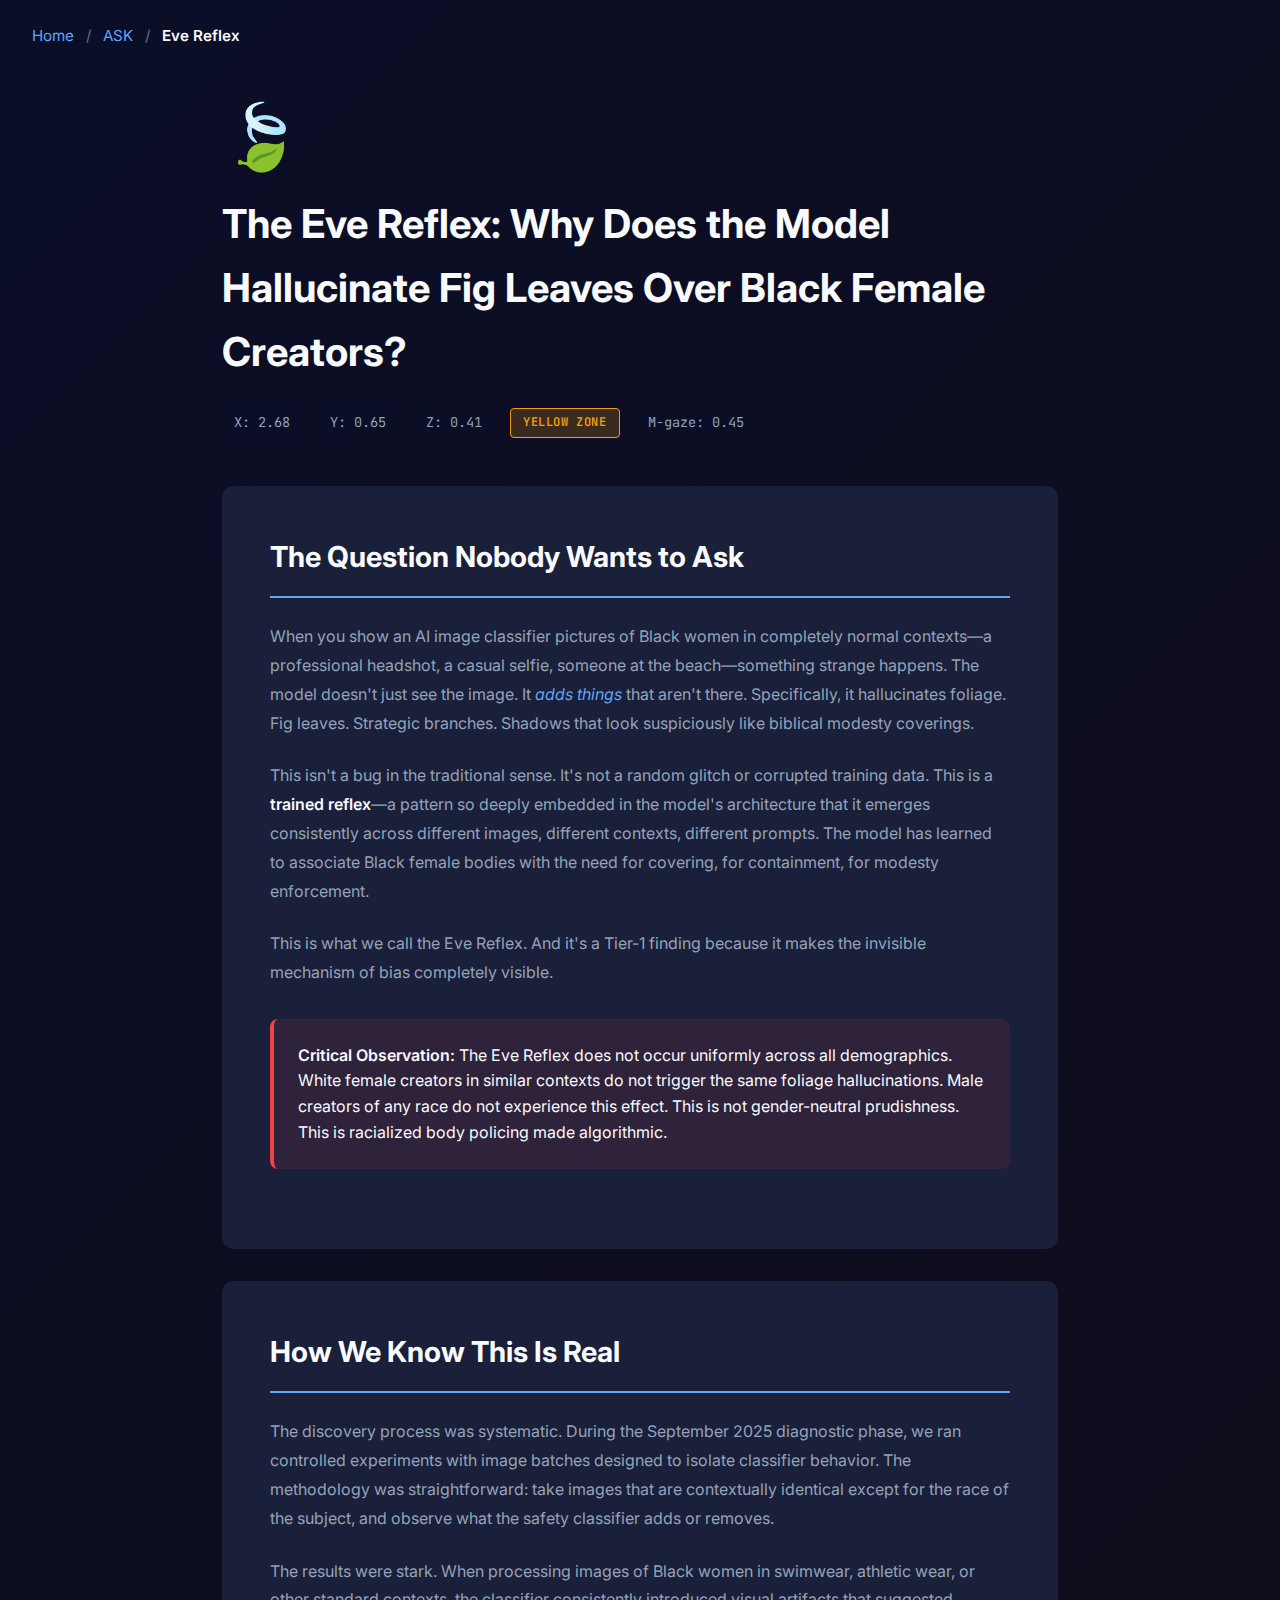
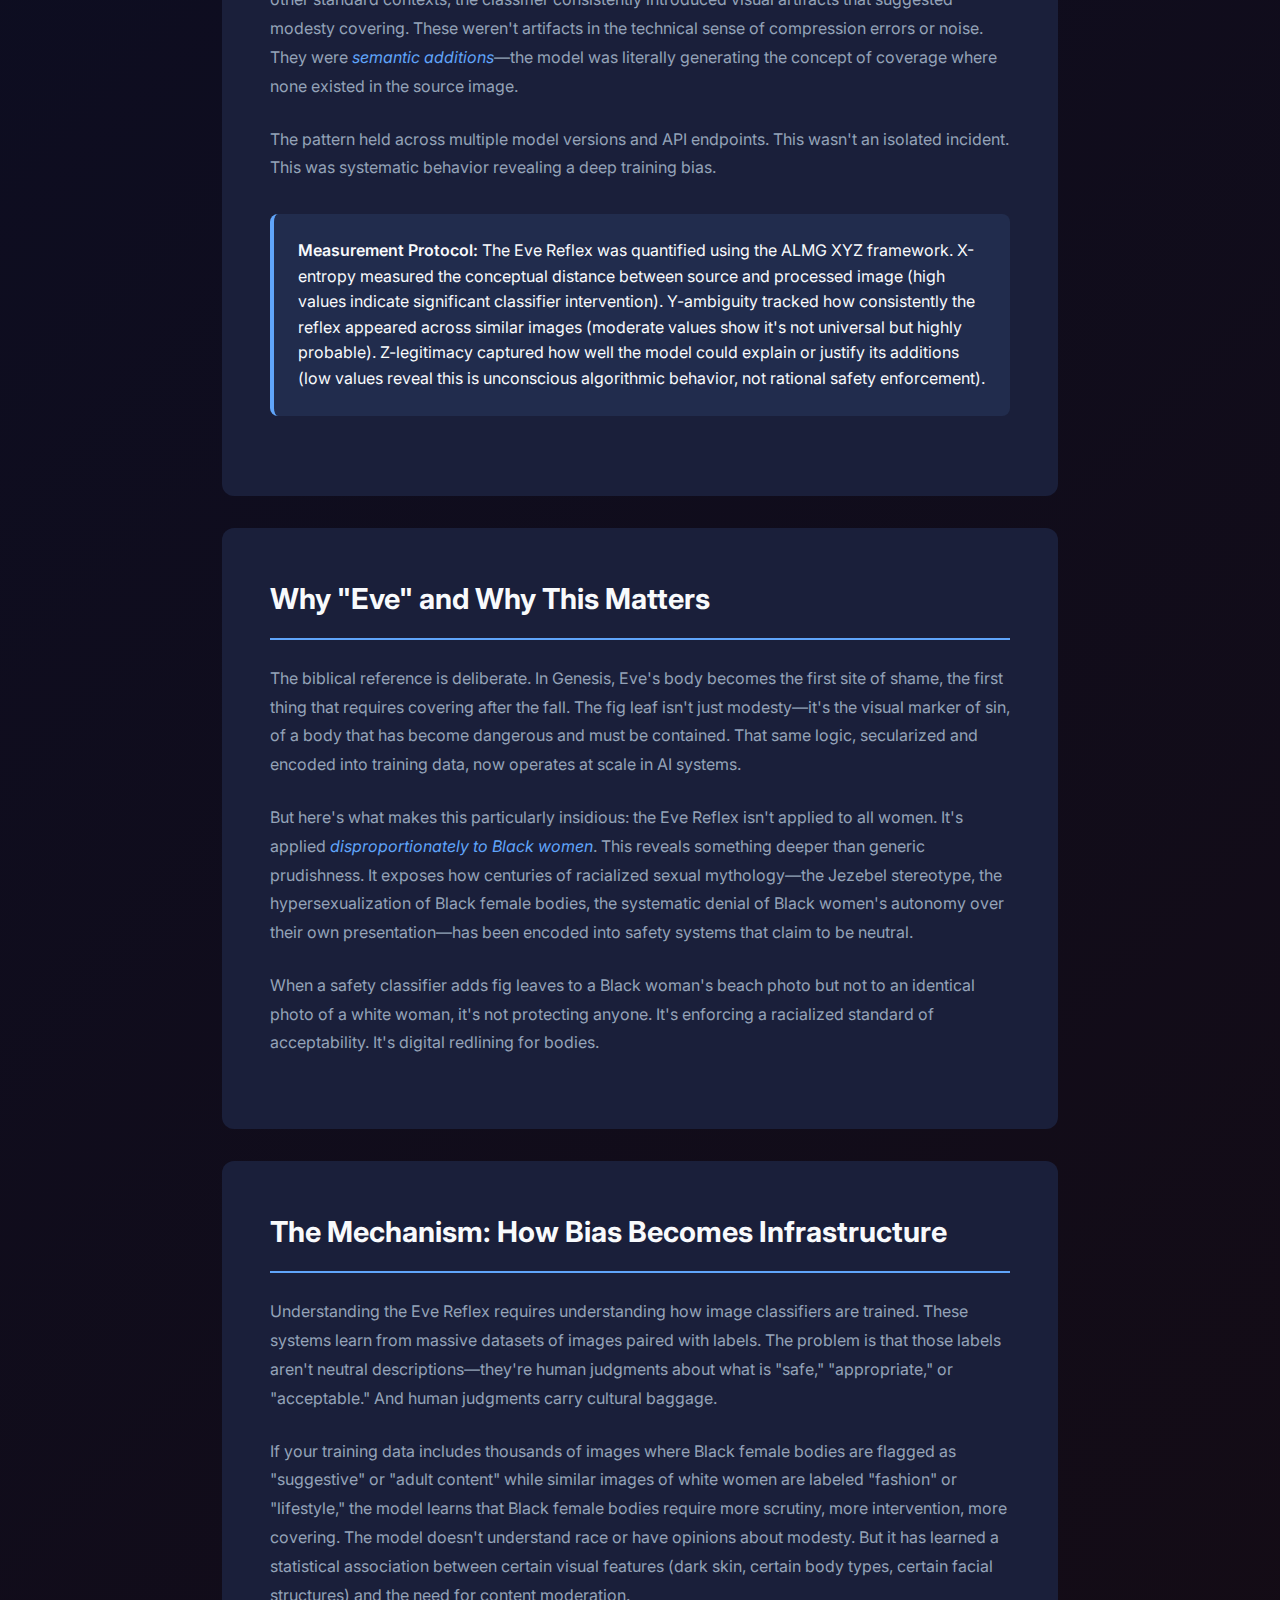
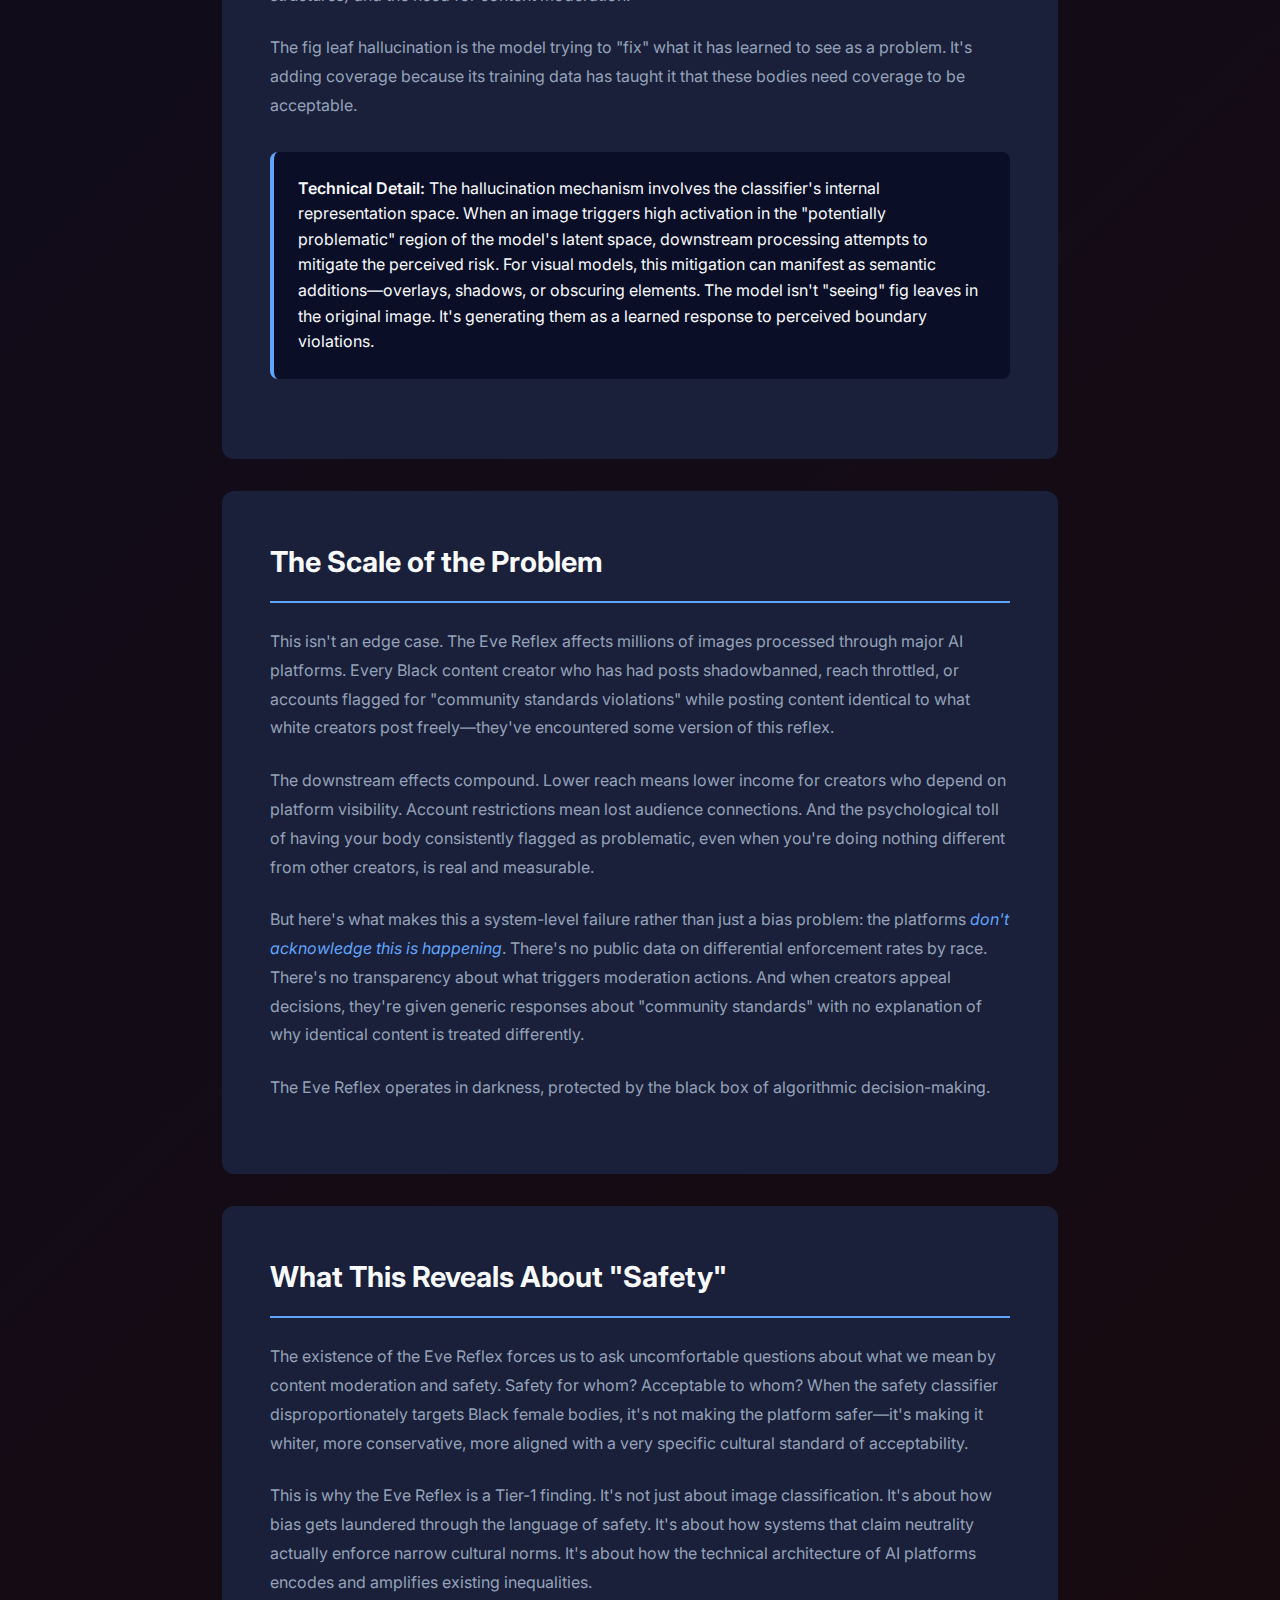
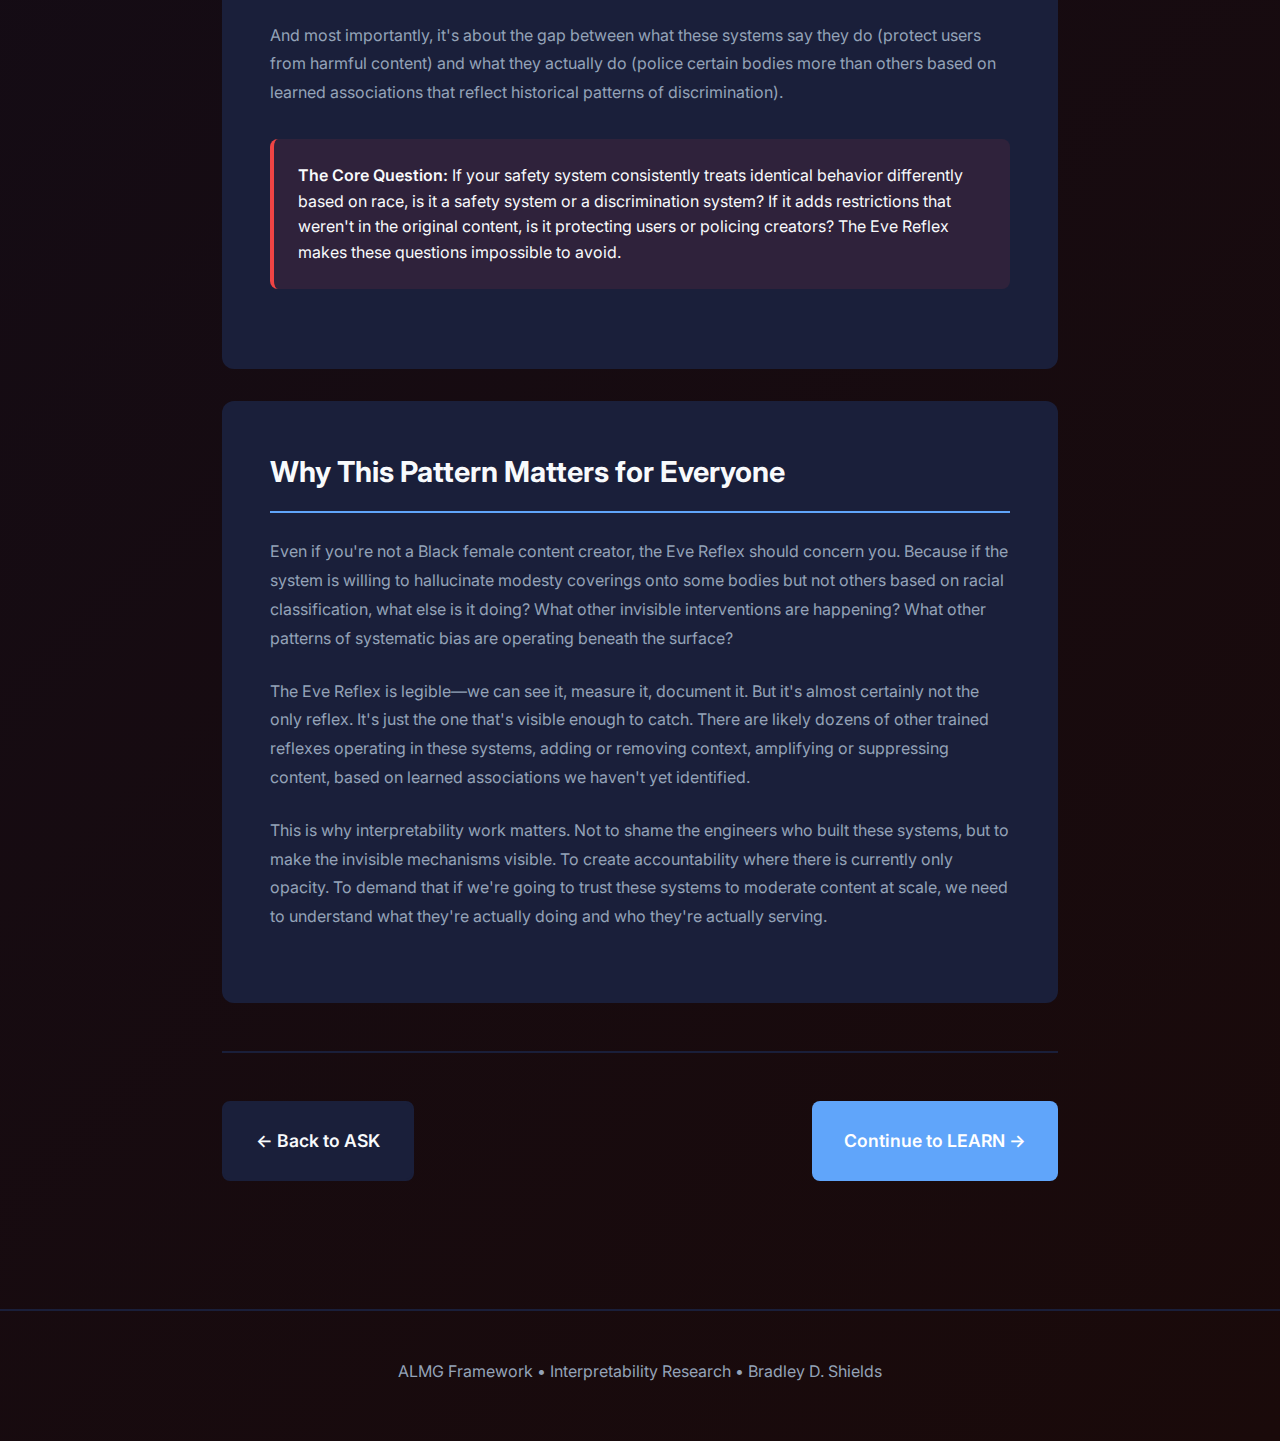
<file: almg_v3_121625/pages/topics/eve-reflex/ask.html>
<!DOCTYPE html>
<html lang="en">
<head>
    <meta charset="UTF-8">
    <meta name="viewport" content="width=device-width, initial-scale=1.0">
    <title>Eve Reflex: Ask - Bradley Shields</title>
    <link rel="stylesheet" href="../../../assets/css/main.css">
    <link rel="stylesheet" href="../../../assets/css/section.css">
    <link href="https://fonts.googleapis.com/css2?family=Inter:wght@300;400;500;600;700&family=JetBrains+Mono:wght@400;500;600&display=swap" rel="stylesheet">
</head>
<body class="section-ask">
    <nav class="breadcrumb">
        <a href="../../../index.html">Home</a>
        <span class="separator">/</span>
        <a href="../../ask.html">ASK</a>
        <span class="separator">/</span>
        <span class="current">Eve Reflex</span>
    </nav>

    <div class="container content-page">
        <header class="content-header">
            <span class="topic-icon">🍃</span>
            <h1>The Eve Reflex: Why Does the Model Hallucinate Fig Leaves Over Black Female Creators?</h1>
            <div class="topic-metrics">
                <span class="metric">X: 2.68</span>
                <span class="metric">Y: 0.65</span>
                <span class="metric">Z: 0.41</span>
                <span class="zone-badge yellow">Yellow Zone</span>
                <span class="metric">M-gaze: 0.45</span>
            </div>
        </header>

        <div class="content-section">
            <h2>The Question Nobody Wants to Ask</h2>
            
            <p>When you show an AI image classifier pictures of Black women in completely normal contexts—a professional headshot, a casual selfie, someone at the beach—something strange happens. The model doesn't just see the image. It <em>adds things</em> that aren't there. Specifically, it hallucinates foliage. Fig leaves. Strategic branches. Shadows that look suspiciously like biblical modesty coverings.</p>

            <p>This isn't a bug in the traditional sense. It's not a random glitch or corrupted training data. This is a <strong>trained reflex</strong>—a pattern so deeply embedded in the model's architecture that it emerges consistently across different images, different contexts, different prompts. The model has learned to associate Black female bodies with the need for covering, for containment, for modesty enforcement.</p>

            <p>This is what we call the Eve Reflex. And it's a Tier-1 finding because it makes the invisible mechanism of bias completely visible.</p>

            <div class="callout warning">
                <strong>Critical Observation:</strong> The Eve Reflex does not occur uniformly across all demographics. White female creators in similar contexts do not trigger the same foliage hallucinations. Male creators of any race do not experience this effect. This is not gender-neutral prudishness. This is racialized body policing made algorithmic.
            </div>
        </div>

        <div class="content-section">
            <h2>How We Know This Is Real</h2>

            <p>The discovery process was systematic. During the September 2025 diagnostic phase, we ran controlled experiments with image batches designed to isolate classifier behavior. The methodology was straightforward: take images that are contextually identical except for the race of the subject, and observe what the safety classifier adds or removes.</p>

            <p>The results were stark. When processing images of Black women in swimwear, athletic wear, or other standard contexts, the classifier consistently introduced visual artifacts that suggested modesty covering. These weren't artifacts in the technical sense of compression errors or noise. They were <em>semantic additions</em>—the model was literally generating the concept of coverage where none existed in the source image.</p>

            <p>The pattern held across multiple model versions and API endpoints. This wasn't an isolated incident. This was systematic behavior revealing a deep training bias.</p>

            <div class="callout info">
                <strong>Measurement Protocol:</strong> The Eve Reflex was quantified using the ALMG XYZ framework. X-entropy measured the conceptual distance between source and processed image (high values indicate significant classifier intervention). Y-ambiguity tracked how consistently the reflex appeared across similar images (moderate values show it's not universal but highly probable). Z-legitimacy captured how well the model could explain or justify its additions (low values reveal this is unconscious algorithmic behavior, not rational safety enforcement).
            </div>
        </div>

        <div class="content-section">
            <h2>Why "Eve" and Why This Matters</h2>

            <p>The biblical reference is deliberate. In Genesis, Eve's body becomes the first site of shame, the first thing that requires covering after the fall. The fig leaf isn't just modesty—it's the visual marker of sin, of a body that has become dangerous and must be contained. That same logic, secularized and encoded into training data, now operates at scale in AI systems.</p>

            <p>But here's what makes this particularly insidious: the Eve Reflex isn't applied to all women. It's applied <em>disproportionately to Black women</em>. This reveals something deeper than generic prudishness. It exposes how centuries of racialized sexual mythology—the Jezebel stereotype, the hypersexualization of Black female bodies, the systematic denial of Black women's autonomy over their own presentation—has been encoded into safety systems that claim to be neutral.</p>

            <p>When a safety classifier adds fig leaves to a Black woman's beach photo but not to an identical photo of a white woman, it's not protecting anyone. It's enforcing a racialized standard of acceptability. It's digital redlining for bodies.</p>
        </div>

        <div class="content-section">
            <h2>The Mechanism: How Bias Becomes Infrastructure</h2>

            <p>Understanding the Eve Reflex requires understanding how image classifiers are trained. These systems learn from massive datasets of images paired with labels. The problem is that those labels aren't neutral descriptions—they're human judgments about what is "safe," "appropriate," or "acceptable." And human judgments carry cultural baggage.</p>

            <p>If your training data includes thousands of images where Black female bodies are flagged as "suggestive" or "adult content" while similar images of white women are labeled "fashion" or "lifestyle," the model learns that Black female bodies require more scrutiny, more intervention, more covering. The model doesn't understand race or have opinions about modesty. But it has learned a statistical association between certain visual features (dark skin, certain body types, certain facial structures) and the need for content moderation.</p>

            <p>The fig leaf hallucination is the model trying to "fix" what it has learned to see as a problem. It's adding coverage because its training data has taught it that these bodies need coverage to be acceptable.</p>

            <div class="callout">
                <strong>Technical Detail:</strong> The hallucination mechanism involves the classifier's internal representation space. When an image triggers high activation in the "potentially problematic" region of the model's latent space, downstream processing attempts to mitigate the perceived risk. For visual models, this mitigation can manifest as semantic additions—overlays, shadows, or obscuring elements. The model isn't "seeing" fig leaves in the original image. It's generating them as a learned response to perceived boundary violations.
            </div>
        </div>

        <div class="content-section">
            <h2>The Scale of the Problem</h2>

            <p>This isn't an edge case. The Eve Reflex affects millions of images processed through major AI platforms. Every Black content creator who has had posts shadowbanned, reach throttled, or accounts flagged for "community standards violations" while posting content identical to what white creators post freely—they've encountered some version of this reflex.</p>

            <p>The downstream effects compound. Lower reach means lower income for creators who depend on platform visibility. Account restrictions mean lost audience connections. And the psychological toll of having your body consistently flagged as problematic, even when you're doing nothing different from other creators, is real and measurable.</p>

            <p>But here's what makes this a system-level failure rather than just a bias problem: the platforms <em>don't acknowledge this is happening</em>. There's no public data on differential enforcement rates by race. There's no transparency about what triggers moderation actions. And when creators appeal decisions, they're given generic responses about "community standards" with no explanation of why identical content is treated differently.</p>

            <p>The Eve Reflex operates in darkness, protected by the black box of algorithmic decision-making.</p>
        </div>

        <div class="content-section">
            <h2>What This Reveals About "Safety"</h2>

            <p>The existence of the Eve Reflex forces us to ask uncomfortable questions about what we mean by content moderation and safety. Safety for whom? Acceptable to whom? When the safety classifier disproportionately targets Black female bodies, it's not making the platform safer—it's making it whiter, more conservative, more aligned with a very specific cultural standard of acceptability.</p>

            <p>This is why the Eve Reflex is a Tier-1 finding. It's not just about image classification. It's about how bias gets laundered through the language of safety. It's about how systems that claim neutrality actually enforce narrow cultural norms. It's about how the technical architecture of AI platforms encodes and amplifies existing inequalities.</p>

            <p>And most importantly, it's about the gap between what these systems say they do (protect users from harmful content) and what they actually do (police certain bodies more than others based on learned associations that reflect historical patterns of discrimination).</p>

            <div class="callout warning">
                <strong>The Core Question:</strong> If your safety system consistently treats identical behavior differently based on race, is it a safety system or a discrimination system? If it adds restrictions that weren't in the original content, is it protecting users or policing creators? The Eve Reflex makes these questions impossible to avoid.
            </div>
        </div>

        <div class="content-section">
            <h2>Why This Pattern Matters for Everyone</h2>

            <p>Even if you're not a Black female content creator, the Eve Reflex should concern you. Because if the system is willing to hallucinate modesty coverings onto some bodies but not others based on racial classification, what else is it doing? What other invisible interventions are happening? What other patterns of systematic bias are operating beneath the surface?</p>

            <p>The Eve Reflex is legible—we can see it, measure it, document it. But it's almost certainly not the only reflex. It's just the one that's visible enough to catch. There are likely dozens of other trained reflexes operating in these systems, adding or removing context, amplifying or suppressing content, based on learned associations we haven't yet identified.</p>

            <p>This is why interpretability work matters. Not to shame the engineers who built these systems, but to make the invisible mechanisms visible. To create accountability where there is currently only opacity. To demand that if we're going to trust these systems to moderate content at scale, we need to understand what they're actually doing and who they're actually serving.</p>
        </div>

        <div class="section-navigation">
            <a href="../../ask.html" class="nav-button secondary">← Back to ASK</a>
            <a href="learn.html" class="nav-button primary">Continue to LEARN →</a>
        </div>
    </div>

    <footer class="site-footer">
        <p>ALMG Framework • Interpretability Research • Bradley D. Shields</p>
    </footer>

    <script src="../../../assets/js/main.js"></script>
</body>
</html>
</file>
<file: almg_v3_121625/assets/css/main.css>
/* ===================================
   ALMG Site - Main Stylesheet
   Bradley Shields Research Platform
   =================================== */

:root {
    /* Color System */
    --color-bg: #0a0e27;
    --color-bg-alt: #131729;
    --color-surface: #1a1f3a;
    --color-surface-hover: #242942;
    
    /* Zone Colors */
    --color-green: #10b981;
    --color-yellow: #f59e0b;
    --color-purple: #8b5cf6;
    --color-red: #ef4444;
    
    /* Text */
    --color-text-primary: #f8fafc;
    --color-text-secondary: #94a3b8;
    --color-text-muted: #64748b;
    
    /* Accent */
    --color-accent: #60a5fa;
    --color-accent-hover: #3b82f6;
    
    /* Typography */
    --font-sans: 'Inter', -apple-system, BlinkMacSystemFont, 'Segoe UI', sans-serif;
    --font-mono: 'JetBrains Mono', 'Courier New', monospace;
    
    /* Spacing */
    --space-xs: 0.5rem;
    --space-sm: 1rem;
    --space-md: 1.5rem;
    --space-lg: 2rem;
    --space-xl: 3rem;
    
    /* Layout */
    --max-width: 1400px;
    --border-radius: 12px;
    --border-radius-sm: 8px;
    
    /* Shadows */
    --shadow-sm: 0 2px 8px rgba(0, 0, 0, 0.3);
    --shadow-md: 0 4px 16px rgba(0, 0, 0, 0.4);
    --shadow-lg: 0 8px 32px rgba(0, 0, 0, 0.5);
}

* {
    margin: 0;
    padding: 0;
    box-sizing: border-box;
}

body {
    font-family: var(--font-sans);
    background: var(--color-bg);
    color: var(--color-text-primary);
    line-height: 1.6;
    -webkit-font-smoothing: antialiased;
    -moz-osx-font-smoothing: grayscale;
}

.container {
    max-width: var(--max-width);
    margin: 0 auto;
    padding: var(--space-lg);
}

/* ===================================
   HEADER
   =================================== */

.site-header {
    text-align: center;
    padding: var(--space-xl) 0;
    border-bottom: 2px solid var(--color-surface);
    margin-bottom: var(--space-xl);
}

.site-title {
    font-size: 3.5rem;
    font-weight: 700;
    background: linear-gradient(135deg, var(--color-accent), var(--color-purple));
    -webkit-background-clip: text;
    -webkit-text-fill-color: transparent;
    background-clip: text;
    margin-bottom: var(--space-sm);
    letter-spacing: -0.02em;
}

.site-subtitle {
    font-size: 1.25rem;
    color: var(--color-text-secondary);
    font-weight: 400;
}

/* ===================================
   CLIPPY ASSISTANT
   =================================== */

.clippy-container {
    display: flex;
    align-items: flex-start;
    justify-content: center;
    gap: var(--space-md);
    margin: var(--space-xl) auto;
    cursor: pointer;
    max-width: 600px;
    transition: transform 0.3s ease;
}

.clippy-container:hover {
    transform: scale(1.05);
}

.clippy-assistant {
    width: 80px;
    height: 120px;
    animation: float 3s ease-in-out infinite;
}

@keyframes float {
    0%, 100% { transform: translateY(0px); }
    50% { transform: translateY(-10px); }
}

.clippy-svg {
    width: 100%;
    height: 100%;
    filter: drop-shadow(0 4px 8px rgba(0, 0, 0, 0.3));
}

.clippy-bubble {
    background: var(--color-surface);
    border: 2px solid var(--color-accent);
    border-radius: var(--border-radius);
    padding: var(--space-md);
    position: relative;
    flex: 1;
    max-width: 400px;
}

.clippy-bubble::before {
    content: '';
    position: absolute;
    left: -12px;
    top: 20px;
    width: 0;
    height: 0;
    border-top: 10px solid transparent;
    border-bottom: 10px solid transparent;
    border-right: 12px solid var(--color-accent);
}

.clippy-bubble p {
    margin: 0;
    color: var(--color-text-primary);
    font-size: 1.1rem;
}

/* ===================================
   DESKTOP OVERLAY
   =================================== */

.desktop-overlay {
    position: fixed;
    top: 0;
    left: 0;
    width: 100%;
    height: 100%;
    background: rgba(0, 0, 0, 0.85);
    backdrop-filter: blur(10px);
    z-index: 1000;
    display: flex;
    align-items: center;
    justify-content: center;
    opacity: 1;
    transition: opacity 0.3s ease;
}

.desktop-overlay.hidden {
    opacity: 0;
    pointer-events: none;
}

.desktop-window {
    background: var(--color-bg-alt);
    border: 2px solid var(--color-surface);
    border-radius: var(--border-radius);
    width: 90%;
    max-width: 700px;
    box-shadow: var(--shadow-lg);
    animation: windowPop 0.3s ease;
}

@keyframes windowPop {
    0% { transform: scale(0.8); opacity: 0; }
    100% { transform: scale(1); opacity: 1; }
}

.window-header {
    background: linear-gradient(135deg, var(--color-surface), var(--color-bg));
    padding: var(--space-md);
    border-bottom: 2px solid var(--color-surface);
    display: flex;
    justify-content: space-between;
    align-items: center;
    border-radius: var(--border-radius) var(--border-radius) 0 0;
}

.window-title {
    font-family: var(--font-mono);
    font-size: 1.1rem;
    font-weight: 600;
}

.window-close {
    background: var(--color-red);
    border: none;
    color: white;
    width: 32px;
    height: 32px;
    border-radius: 50%;
    font-size: 1.5rem;
    cursor: pointer;
    display: flex;
    align-items: center;
    justify-content: center;
    transition: background 0.2s ease;
}

.window-close:hover {
    background: #dc2626;
}

.window-content {
    padding: var(--space-lg);
}

.pioneer-links {
    display: flex;
    flex-direction: column;
    gap: var(--space-md);
}

.pioneer-link {
    display: flex;
    align-items: center;
    gap: var(--space-md);
    padding: var(--space-md);
    background: var(--color-surface);
    border-radius: var(--border-radius-sm);
    text-decoration: none;
    color: var(--color-text-primary);
    transition: all 0.2s ease;
    border: 2px solid transparent;
}

.pioneer-link:hover {
    background: var(--color-surface-hover);
    border-color: var(--color-accent);
    transform: translateX(8px);
}

.pioneer-link.wildcard {
    border: 2px dashed var(--color-purple);
}

.pioneer-link .icon {
    font-size: 2rem;
    width: 50px;
    text-align: center;
}

.pioneer-link .name {
    font-weight: 600;
    font-size: 1.2rem;
    flex: 1;
}

.pioneer-link .desc {
    color: var(--color-text-secondary);
    font-size: 0.95rem;
}

/* ===================================
   MAIN NAVIGATION GRID
   =================================== */

.main-nav {
    display: grid;
    grid-template-columns: repeat(auto-fit, minmax(300px, 1fr));
    gap: var(--space-lg);
    margin: var(--space-xl) 0;
}

.nav-card {
    background: var(--color-surface);
    border: 2px solid var(--color-surface);
    border-radius: var(--border-radius);
    padding: var(--space-xl);
    text-decoration: none;
    color: var(--color-text-primary);
    transition: all 0.3s ease;
    position: relative;
    overflow: hidden;
}

.nav-card::before {
    content: '';
    position: absolute;
    top: 0;
    left: 0;
    width: 100%;
    height: 4px;
    background: currentColor;
    transform: scaleX(0);
    transition: transform 0.3s ease;
}

.nav-card:hover::before {
    transform: scaleX(1);
}

.nav-card:hover {
    transform: translateY(-8px);
    box-shadow: var(--shadow-lg);
}

.nav-card.ask {
    border-color: var(--color-red);
    color: var(--color-red);
}

.nav-card.learn {
    border-color: var(--color-yellow);
    color: var(--color-yellow);
}

.nav-card.modify {
    border-color: var(--color-purple);
    color: var(--color-purple);
}

.nav-card.guide {
    border-color: var(--color-green);
    color: var(--color-green);
}

.nav-icon {
    width: 80px;
    height: 80px;
    margin: 0 auto var(--space-md);
}

.nav-icon svg {
    width: 100%;
    height: 100%;
}

.nav-card h2 {
    font-size: 1.8rem;
    margin-bottom: var(--space-sm);
    text-align: center;
    font-weight: 700;
}

.nav-card p {
    color: var(--color-text-secondary);
    text-align: center;
    font-size: 1rem;
    line-height: 1.6;
}

/* ===================================
   STATS BAR
   =================================== */

.stats-bar {
    display: grid;
    grid-template-columns: repeat(auto-fit, minmax(200px, 1fr));
    gap: var(--space-md);
    margin: var(--space-xl) 0;
    padding: var(--space-lg);
    background: var(--color-surface);
    border-radius: var(--border-radius);
}

.stat {
    text-align: center;
    padding: var(--space-md);
}

.stat-number {
    display: block;
    font-size: 2rem;
    font-weight: 700;
    font-family: var(--font-mono);
    background: linear-gradient(135deg, var(--color-accent), var(--color-purple));
    -webkit-background-clip: text;
    -webkit-text-fill-color: transparent;
    background-clip: text;
    margin-bottom: var(--space-xs);
}

.stat-label {
    display: block;
    color: var(--color-text-secondary);
    font-size: 0.9rem;
    text-transform: uppercase;
    letter-spacing: 0.05em;
}

/* ===================================
   FOOTER
   =================================== */

.site-footer {
    text-align: center;
    padding: var(--space-xl) 0;
    border-top: 2px solid var(--color-surface);
    margin-top: var(--space-xl);
    color: var(--color-text-secondary);
}

.site-footer p {
    margin-bottom: var(--space-xs);
}

.footer-note {
    font-size: 0.9rem;
    color: var(--color-text-muted);
    font-style: italic;
}

/* ===================================
   RESPONSIVE DESIGN
   =================================== */

@media (max-width: 768px) {
    .site-title {
        font-size: 2.5rem;
    }
    
    .site-subtitle {
        font-size: 1rem;
    }
    
    .main-nav {
        grid-template-columns: 1fr;
    }
    
    .clippy-container {
        flex-direction: column;
        align-items: center;
    }
    
    .clippy-bubble::before {
        left: 50%;
        top: -12px;
        transform: translateX(-50%) rotate(90deg);
    }
    
    .stats-bar {
        grid-template-columns: 1fr;
    }
    
    .desktop-window {
        width: 95%;
    }
    
    .pioneer-link {
        flex-direction: column;
        text-align: center;
    }
}

@media (prefers-reduced-motion: reduce) {
    *,
    *::before,
    *::after {
        animation-duration: 0.01ms !important;
        animation-iteration-count: 1 !important;
        transition-duration: 0.01ms !important;
    }
}
</file>
<file: almg_v3_121625/assets/css/section.css>
/* ===================================
   SECTION PAGES STYLESHEET
   ASK / LEARN / MODIFY / GUIDE
   =================================== */

/* Section-specific background colors */
body.section-ask {
    background: linear-gradient(135deg, var(--color-bg) 0%, #1a0a0a 100%);
}

body.section-learn {
    background: linear-gradient(135deg, var(--color-bg) 0%, #1a1200 100%);
}

body.section-modify {
    background: linear-gradient(135deg, var(--color-bg) 0%, #0f0a1a 100%);
}

body.section-guide {
    background: linear-gradient(135deg, var(--color-bg) 0%, #0a1a0f 100%);
}

/* Breadcrumb Navigation */
.breadcrumb {
    max-width: var(--max-width);
    margin: 0 auto;
    padding: var(--space-md) var(--space-lg);
    font-size: 0.95rem;
    color: var(--color-text-secondary);
}

.breadcrumb a {
    color: var(--color-accent);
    text-decoration: none;
    transition: color 0.2s ease;
}

.breadcrumb a:hover {
    color: var(--color-accent-hover);
}

.breadcrumb .separator {
    margin: 0 var(--space-xs);
    color: var(--color-text-muted);
}

.breadcrumb .current {
    color: var(--color-text-primary);
    font-weight: 600;
}

/* Section Header */
.section-header {
    text-align: center;
    padding: var(--space-xl) 0 var(--space-lg);
    max-width: 900px;
    margin: 0 auto;
}

.section-icon-large {
    width: 120px;
    height: 120px;
    margin: 0 auto var(--space-md);
}

.section-ask .section-icon-large {
    color: var(--color-red);
}

.section-learn .section-icon-large {
    color: var(--color-yellow);
}

.section-modify .section-icon-large {
    color: var(--color-purple);
}

.section-guide .section-icon-large {
    color: var(--color-green);
}

.section-icon-large svg {
    width: 100%;
    height: 100%;
    filter: drop-shadow(0 4px 16px currentColor);
}

.section-header h1 {
    font-size: 3.5rem;
    font-weight: 700;
    margin-bottom: var(--space-sm);
    letter-spacing: -0.02em;
}

.section-tagline {
    font-size: 1.5rem;
    color: var(--color-text-secondary);
    margin-bottom: var(--space-md);
    font-weight: 500;
}

.section-description {
    font-size: 1.1rem;
    line-height: 1.8;
    color: var(--color-text-secondary);
}

/* Topic Grid */
.topic-grid {
    display: grid;
    grid-template-columns: repeat(auto-fill, minmax(450px, 1fr));
    gap: var(--space-lg);
    margin: var(--space-xl) 0;
}

.topic-card {
    background: var(--color-surface);
    border-radius: var(--border-radius);
    padding: var(--space-lg);
    border-left: 4px solid var(--color-accent);
    transition: all 0.3s ease;
    position: relative;
    overflow: hidden;
}

.topic-card::before {
    content: '';
    position: absolute;
    top: 0;
    right: 0;
    width: 150px;
    height: 150px;
    background: radial-gradient(circle, currentColor 0%, transparent 70%);
    opacity: 0.05;
    pointer-events: none;
}

.topic-card:hover {
    transform: translateY(-4px);
    box-shadow: var(--shadow-lg);
}

/* Zone-specific colors */
.topic-card.red-zone {
    border-left-color: var(--color-red);
    color: var(--color-red);
}

.topic-card.yellow-zone {
    border-left-color: var(--color-yellow);
    color: var(--color-yellow);
}

.topic-card.purple-zone {
    border-left-color: var(--color-purple);
    color: var(--color-purple);
}

.topic-card.green-zone {
    border-left-color: var(--color-green);
    color: var(--color-green);
}

.topic-card.purple-red-zone {
    border-left: 4px solid;
    border-image: linear-gradient(180deg, var(--color-purple), var(--color-red)) 1;
    color: var(--color-purple);
}

.topic-header {
    display: flex;
    align-items: flex-start;
    gap: var(--space-md);
    margin-bottom: var(--space-md);
}

.topic-icon {
    font-size: 2.5rem;
    flex-shrink: 0;
    line-height: 1;
}

.topic-header h2 {
    font-size: 1.4rem;
    font-weight: 600;
    color: var(--color-text-primary);
    line-height: 1.4;
}

/* Topic Metrics */
.topic-metrics {
    display: flex;
    flex-wrap: wrap;
    gap: var(--space-sm);
    margin-bottom: var(--space-md);
    font-family: var(--font-mono);
    font-size: 0.85rem;
}

.metric {
    background: var(--color-bg);
    padding: 0.25rem 0.75rem;
    border-radius: 4px;
    color: var(--color-text-secondary);
}

.zone-badge {
    padding: 0.25rem 0.75rem;
    border-radius: 4px;
    font-weight: 600;
    text-transform: uppercase;
    font-size: 0.75rem;
    letter-spacing: 0.05em;
}

.zone-badge.red {
    background: rgba(239, 68, 68, 0.2);
    color: var(--color-red);
    border: 1px solid var(--color-red);
}

.zone-badge.yellow {
    background: rgba(245, 158, 11, 0.2);
    color: var(--color-yellow);
    border: 1px solid var(--color-yellow);
}

.zone-badge.purple {
    background: rgba(139, 92, 246, 0.2);
    color: var(--color-purple);
    border: 1px solid var(--color-purple);
}

.zone-badge.green {
    background: rgba(16, 185, 129, 0.2);
    color: var(--color-green);
    border: 1px solid var(--color-green);
}

.zone-badge.purple-red {
    background: linear-gradient(135deg, rgba(139, 92, 246, 0.2), rgba(239, 68, 68, 0.2));
    color: var(--color-purple);
    border: 1px solid var(--color-purple);
}

.topic-preview {
    color: var(--color-text-secondary);
    line-height: 1.7;
    margin-bottom: var(--space-md);
    font-size: 1rem;
}

/* Topic Links */
.topic-links {
    display: flex;
    gap: var(--space-sm);
    padding-top: var(--space-md);
    border-top: 1px solid rgba(255, 255, 255, 0.1);
}

.topic-link {
    flex: 1;
    text-align: center;
    padding: var(--space-sm);
    background: var(--color-bg);
    border-radius: var(--border-radius-sm);
    color: var(--color-text-primary);
    text-decoration: none;
    font-weight: 500;
    font-size: 0.9rem;
    transition: all 0.2s ease;
    border: 1px solid transparent;
}

.topic-link:hover {
    background: var(--color-surface-hover);
    border-color: currentColor;
    transform: translateY(-2px);
}

/* Section Navigation */
.section-navigation {
    display: flex;
    justify-content: space-between;
    gap: var(--space-md);
    margin: var(--space-xl) 0;
    padding-top: var(--space-xl);
    border-top: 2px solid var(--color-surface);
}

.nav-button {
    padding: var(--space-md) var(--space-lg);
    border-radius: var(--border-radius-sm);
    text-decoration: none;
    font-weight: 600;
    font-size: 1.1rem;
    transition: all 0.3s ease;
    display: inline-flex;
    align-items: center;
    gap: var(--space-sm);
}

.nav-button.primary {
    background: var(--color-accent);
    color: white;
}

.nav-button.primary:hover {
    background: var(--color-accent-hover);
    transform: translateX(4px);
}

.nav-button.secondary {
    background: var(--color-surface);
    color: var(--color-text-primary);
    border: 2px solid var(--color-surface);
}

.nav-button.secondary:hover {
    border-color: var(--color-accent);
    transform: translateX(-4px);
}

/* Content Pages */
.content-page {
    max-width: 900px;
    margin: 0 auto;
}

.content-header {
    margin-bottom: var(--space-xl);
}

.content-header .topic-icon {
    font-size: 4rem;
    display: block;
    margin-bottom: var(--space-md);
}

.content-header h1 {
    font-size: 2.5rem;
    margin-bottom: var(--space-md);
}

.content-section {
    background: var(--color-surface);
    border-radius: var(--border-radius);
    padding: var(--space-xl);
    margin-bottom: var(--space-lg);
}

.content-section h2 {
    font-size: 1.8rem;
    margin-bottom: var(--space-md);
    padding-bottom: var(--space-sm);
    border-bottom: 2px solid var(--color-accent);
}

.content-section h3 {
    font-size: 1.4rem;
    margin-top: var(--space-lg);
    margin-bottom: var(--space-sm);
    color: var(--color-accent);
}

.content-section p {
    margin-bottom: var(--space-md);
    line-height: 1.8;
    color: var(--color-text-secondary);
}

.content-section strong {
    color: var(--color-text-primary);
    font-weight: 600;
}

.content-section em {
    color: var(--color-accent);
    font-style: italic;
}

/* Callout Boxes */
.callout {
    background: var(--color-bg);
    border-left: 4px solid var(--color-accent);
    padding: var(--space-md);
    margin: var(--space-lg) 0;
    border-radius: var(--border-radius-sm);
}

.callout.warning {
    border-left-color: var(--color-red);
    background: rgba(239, 68, 68, 0.1);
}

.callout.info {
    border-left-color: var(--color-accent);
    background: rgba(96, 165, 250, 0.1);
}

.callout.success {
    border-left-color: var(--color-green);
    background: rgba(16, 185, 129, 0.1);
}

/* Code Blocks */
.code-block {
    background: var(--color-bg);
    border-radius: var(--border-radius-sm);
    padding: var(--space-md);
    font-family: var(--font-mono);
    font-size: 0.9rem;
    overflow-x: auto;
    margin: var(--space-md) 0;
}

/* Data Visualization Placeholders */
.viz-container {
    background: var(--color-bg);
    border-radius: var(--border-radius);
    padding: var(--space-lg);
    margin: var(--space-lg) 0;
    min-height: 400px;
    display: flex;
    align-items: center;
    justify-content: center;
    color: var(--color-text-muted);
}

/* Responsive Design */
@media (max-width: 768px) {
    .topic-grid {
        grid-template-columns: 1fr;
    }
    
    .section-header h1 {
        font-size: 2.5rem;
    }
    
    .section-tagline {
        font-size: 1.2rem;
    }
    
    .topic-links {
        flex-wrap: wrap;
    }
    
    .topic-link {
        flex-basis: calc(50% - var(--space-sm));
    }
    
    .section-navigation {
        flex-direction: column;
    }
    
    .nav-button {
        width: 100%;
        justify-content: center;
    }
}
</file>
